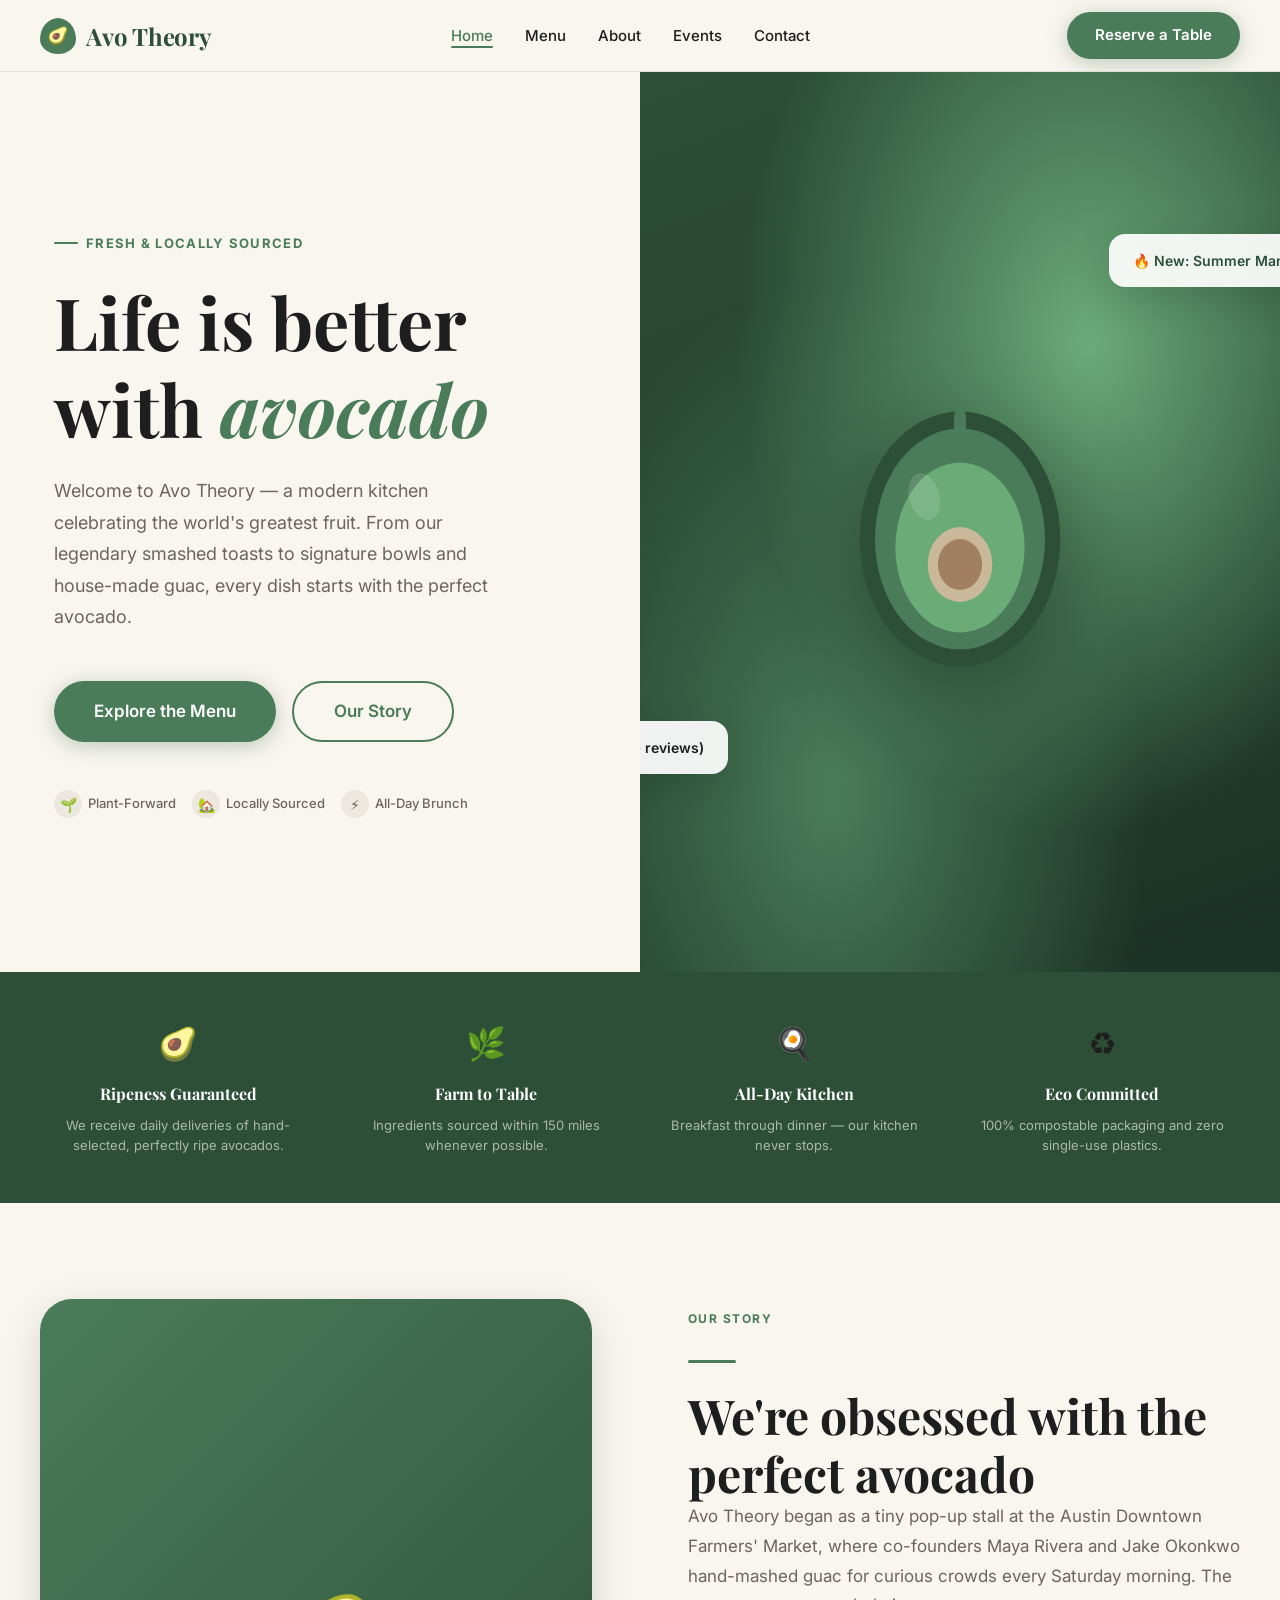
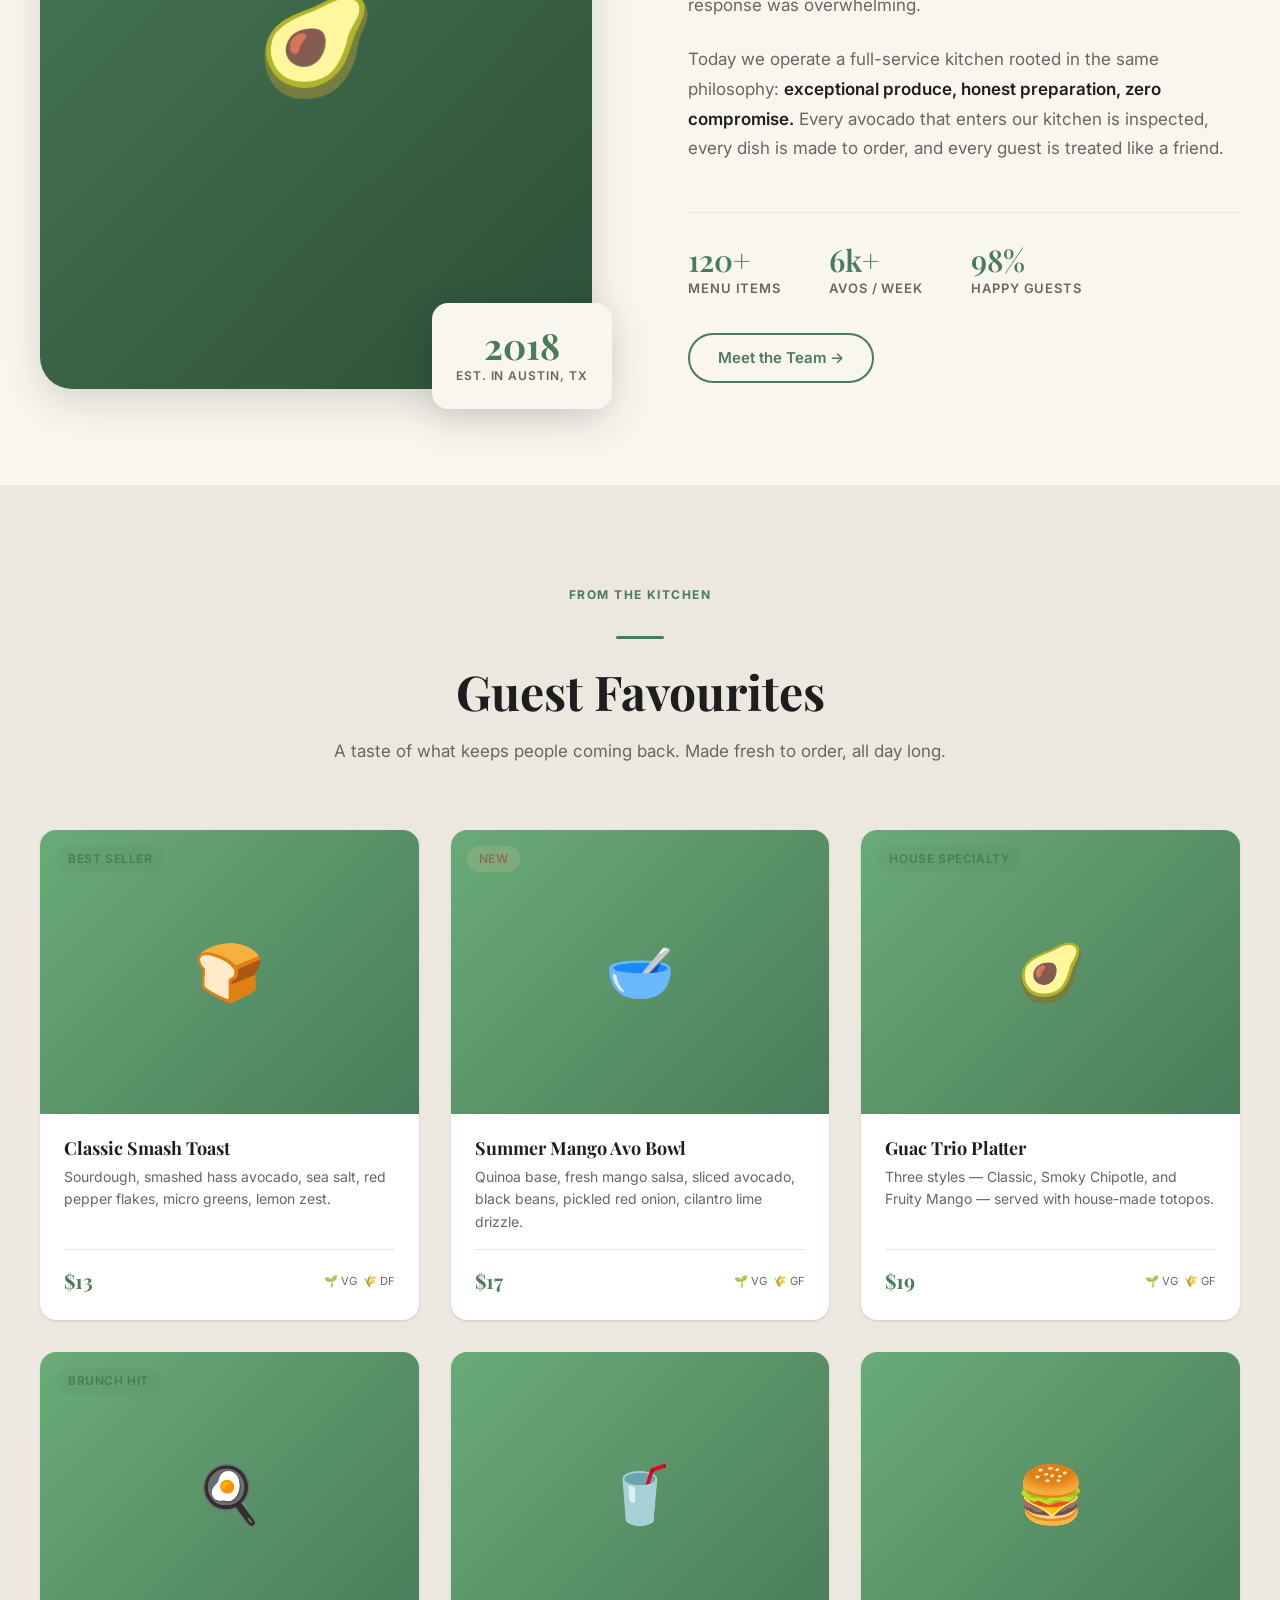
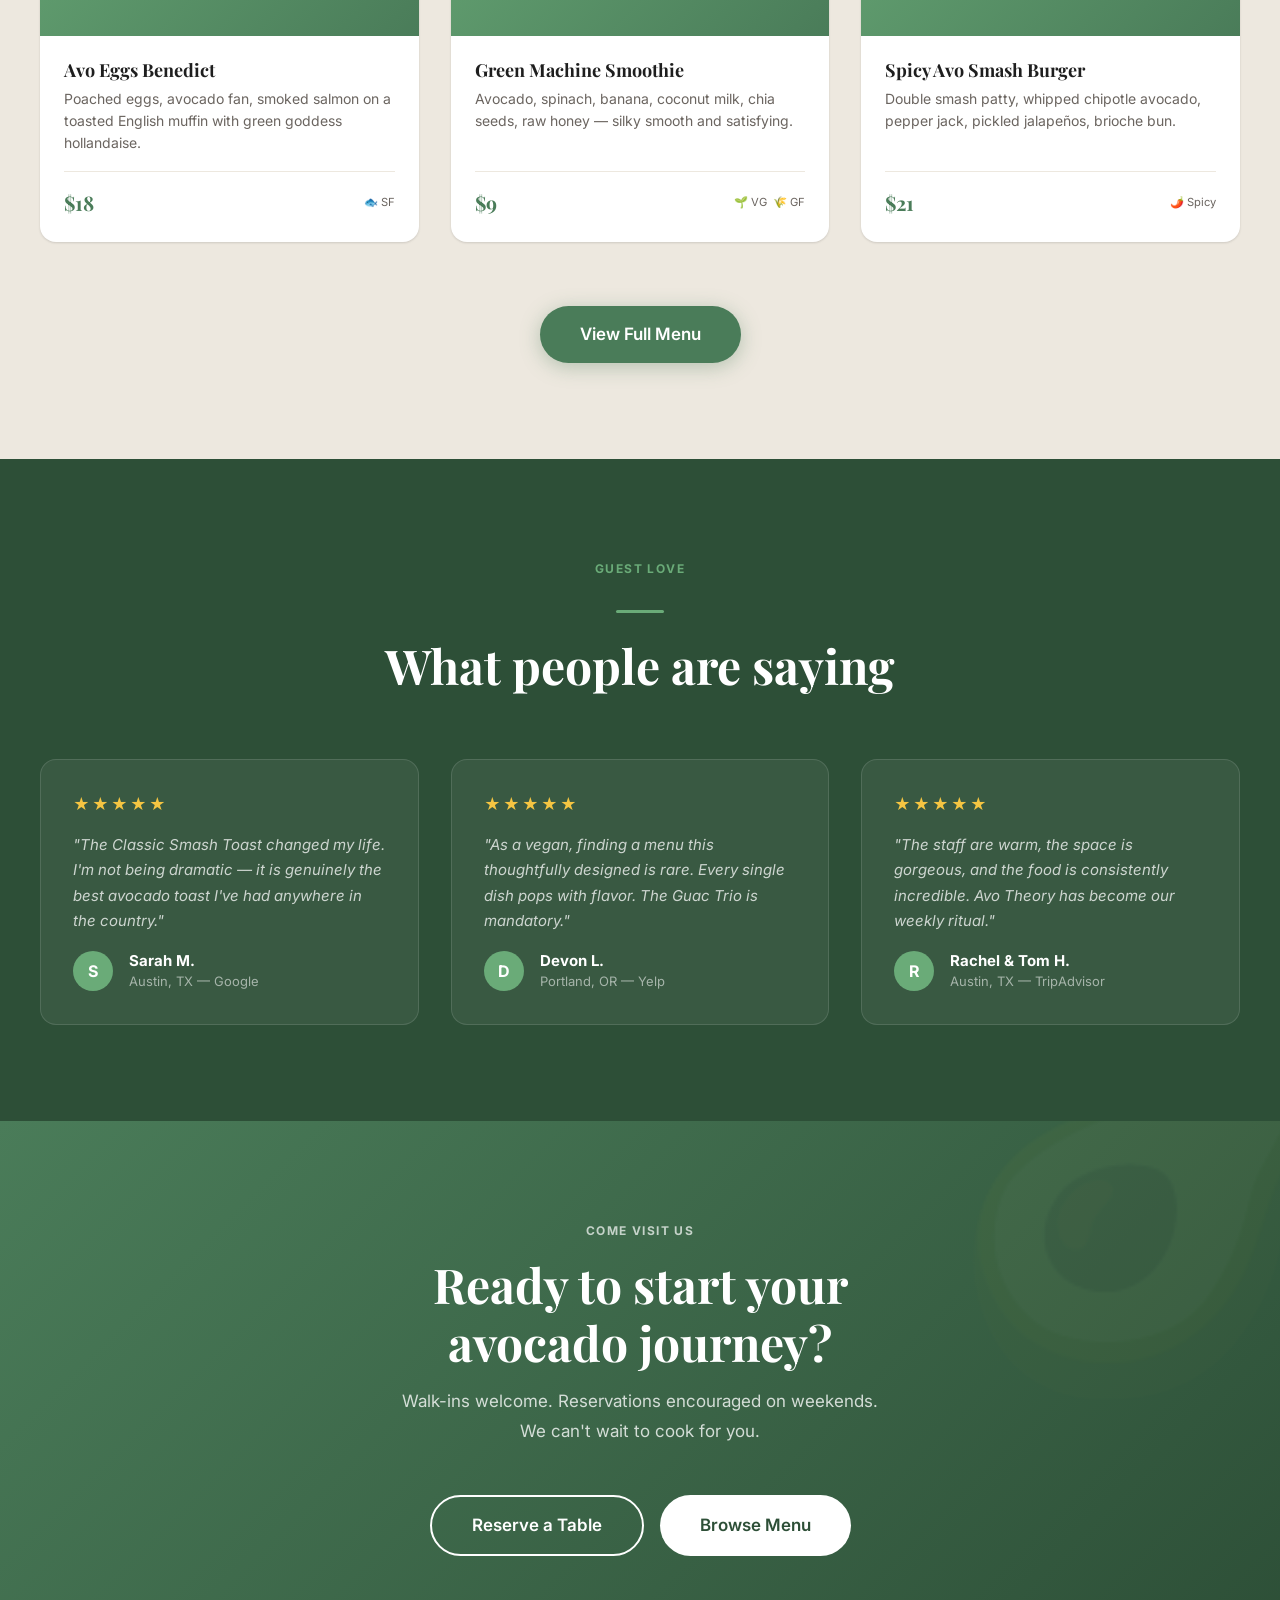
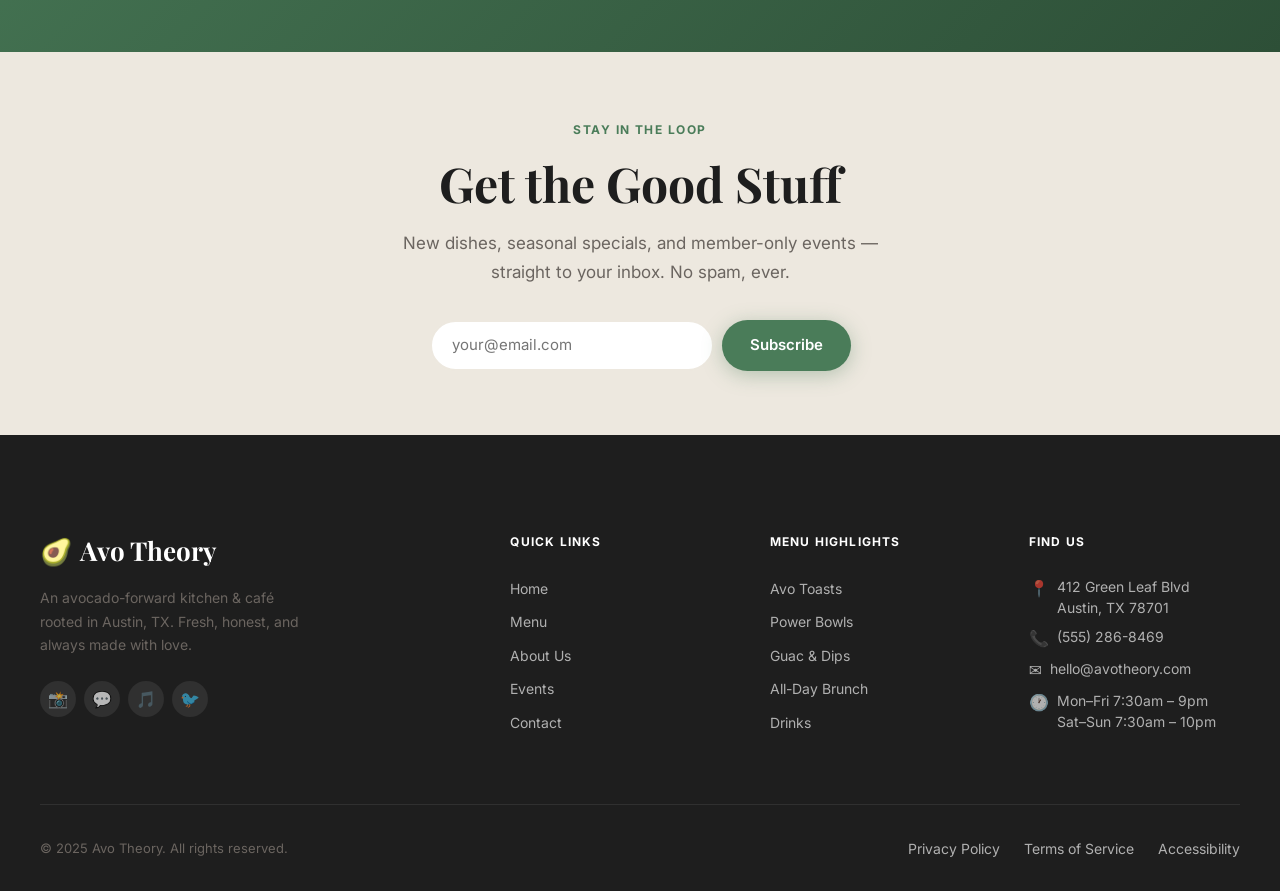
<file: index.html>
<!DOCTYPE html>
<html lang="en">
<head>
  <meta charset="UTF-8" />
  <meta name="viewport" content="width=device-width, initial-scale=1.0" />
  <title>Avo Theory — Avocado-Forward Kitchen & Café</title>
  <meta name="description" content="Avo Theory is a fresh, modern kitchen celebrating all things avocado. House-made guac, toasts, bowls, smoothies, and seasonal specials crafted with locally sourced ingredients." />

  <!-- Open Graph -->
  <meta property="og:type"        content="website" />
  <meta property="og:url"         content="https://avotheory.com/" />
  <meta property="og:title"       content="Avo Theory — Avocado-Forward Kitchen & Café" />
  <meta property="og:description" content="House-made guac, signature toasts, bowls & seasonal specials. All things avocado, done right." />
  <meta property="og:image"       content="https://avotheory.com/images/og-home.jpg" />
  <meta name="twitter:card"       content="summary_large_image" />

  <!-- Fonts -->
  <link rel="preconnect" href="https://fonts.googleapis.com" />
  <link rel="preconnect" href="https://fonts.gstatic.com" crossorigin />
  <link href="https://fonts.googleapis.com/css2?family=Playfair+Display:ital,wght@0,700;1,700&family=Inter:wght@400;500;600;700&display=swap" rel="stylesheet" />

  <!-- Styles -->
  <link rel="stylesheet" href="css/reset.css" />
  <link rel="stylesheet" href="css/styles.css" />

  <!-- JSON-LD Structured Data -->
  <script type="application/ld+json">
  {
    "@context": "https://schema.org",
    "@type": "Restaurant",
    "name": "Avo Theory",
    "description": "Avocado-forward kitchen and café serving fresh, house-made dishes crafted with locally sourced ingredients.",
    "url": "https://avotheory.com",
    "telephone": "+1-555-286-8469",
    "email": "hello@avotheory.com",
    "address": {
      "@type": "PostalAddress",
      "streetAddress": "412 Green Leaf Blvd",
      "addressLocality": "Austin",
      "addressRegion": "TX",
      "postalCode": "78701",
      "addressCountry": "US"
    },
    "geo": {
      "@type": "GeoCoordinates",
      "latitude": 30.267,
      "longitude": -97.743
    },
    "openingHoursSpecification": [
      { "@type": "OpeningHoursSpecification", "dayOfWeek": ["Monday","Tuesday","Wednesday","Thursday"], "opens": "07:30", "closes": "21:00" },
      { "@type": "OpeningHoursSpecification", "dayOfWeek": ["Friday","Saturday"], "opens": "07:30", "closes": "22:00" },
      { "@type": "OpeningHoursSpecification", "dayOfWeek": ["Sunday"], "opens": "08:00", "closes": "20:00" }
    ],
    "servesCuisine": ["American", "Healthy", "Vegetarian-Friendly"],
    "priceRange": "$$",
    "currenciesAccepted": "USD",
    "paymentAccepted": "Cash, Credit Card",
    "hasMenu": "https://avotheory.com/menu.html"
  }
  </script>
</head>
<body>

  <!-- Skip to content -->
  <a class="skip-link" href="#main-content">Skip to main content</a>

  <!-- ===================== HEADER ===================== -->
  <header class="site-header" id="site-header" role="banner">
    <nav class="nav container" aria-label="Main navigation">
      <a href="index.html" class="nav__logo" aria-label="Avo Theory — home">
        <div class="nav__logo-icon" aria-hidden="true">🥑</div>
        Avo Theory
      </a>

      <ul class="nav__links" role="list">
        <li><a href="index.html"   class="nav__link active" aria-current="page">Home</a></li>
        <li><a href="menu.html"    class="nav__link">Menu</a></li>
        <li><a href="about.html"   class="nav__link">About</a></li>
        <li><a href="events.html"  class="nav__link">Events</a></li>
        <li><a href="contact.html" class="nav__link">Contact</a></li>
      </ul>

      <a href="contact.html#reservation" class="btn btn--primary nav__cta" aria-label="Make a reservation">
        Reserve a Table
      </a>

      <button class="nav__hamburger" id="hamburger" aria-controls="mobile-nav" aria-expanded="false" aria-label="Open navigation menu">
        <span></span><span></span><span></span>
      </button>
    </nav>
  </header>

  <!-- Mobile nav -->
  <nav class="nav__mobile" id="mobile-nav" aria-label="Mobile navigation" aria-hidden="true">
    <a href="index.html"   class="nav__link active">Home</a>
    <a href="menu.html"    class="nav__link">Menu</a>
    <a href="about.html"   class="nav__link">About</a>
    <a href="events.html"  class="nav__link">Events</a>
    <a href="contact.html" class="nav__link">Contact</a>
    <a href="contact.html#reservation" class="btn btn--primary btn--large">Reserve a Table</a>
  </nav>

  <!-- ===================== MAIN ===================== -->
  <main id="main-content">

    <!-- ——— HERO ——— -->
    <section class="hero" aria-label="Hero banner">
      <div class="hero__content container" style="padding-left: var(--space-3);">
        <p class="hero__eyebrow">Fresh &amp; Locally Sourced</p>
        <h1 class="hero__title">
          Life is better<br />
          with <em>avocado</em>
        </h1>
        <p class="hero__desc">
          Welcome to Avo Theory — a modern kitchen celebrating the world's greatest fruit. 
          From our legendary smashed toasts to signature bowls and house-made guac, 
          every dish starts with the perfect avocado.
        </p>
        <div class="hero__actions">
          <a href="menu.html" class="btn btn--primary btn--large">Explore the Menu</a>
          <a href="about.html" class="btn btn--outline btn--large">Our Story</a>
        </div>
        <div class="hero__badges">
          <div class="hero__badge">
            <span class="hero__badge-icon" aria-hidden="true">🌱</span>
            Plant-Forward
          </div>
          <div class="hero__badge">
            <span class="hero__badge-icon" aria-hidden="true">🏡</span>
            Locally Sourced
          </div>
          <div class="hero__badge">
            <span class="hero__badge-icon" aria-hidden="true">⚡</span>
            All-Day Brunch
          </div>
        </div>
      </div>

      <div class="hero__visual" aria-hidden="true">
        <div class="hero__visual-placeholder">
          <!-- Decorative SVG avocado illustration -->
          <svg viewBox="0 0 300 400" width="260" height="340" aria-hidden="true" style="filter: drop-shadow(0 24px 48px rgba(0,0,0,.4));">
            <!-- Avo body -->
            <ellipse cx="150" cy="220" rx="118" ry="150" fill="#2d4f37"/>
            <ellipse cx="150" cy="220" rx="100" ry="130" fill="#4a7c59"/>
            <ellipse cx="150" cy="230" rx="76" ry="100" fill="#6aab78"/>
            <!-- Pit -->
            <ellipse cx="150" cy="250" rx="38" ry="44" fill="#c9b99a"/>
            <ellipse cx="150" cy="250" rx="26" ry="30" fill="#a08060"/>
            <!-- Stem -->
            <rect x="143" y="68" width="14" height="40" rx="7" fill="#4a7c59"/>
            <!-- Highlight -->
            <ellipse cx="108" cy="170" rx="18" ry="28" fill="rgba(255,255,255,.12)" transform="rotate(-15 108 170)"/>
          </svg>
        </div>

        <!-- Floating cards -->
        <div class="hero__float-card hero__float-card--rating">
          <span>⭐⭐⭐⭐⭐</span>&nbsp;<strong>4.9</strong>&nbsp;(2k+ reviews)
        </div>
        <div class="hero__float-card hero__float-card--new">
          🔥 New: Summer Mango Avo Bowl
        </div>
      </div>
    </section>

    <!-- ——— FEATURES STRIP ——— -->
    <section class="features-strip" aria-label="Why Avo Theory">
      <div class="container">
        <ul class="features-strip__grid" role="list">
          <li class="feature-item">
            <span class="feature-item__icon" aria-hidden="true">🥑</span>
            <p class="feature-item__title">Ripeness Guaranteed</p>
            <p class="feature-item__desc">We receive daily deliveries of hand-selected, perfectly ripe avocados.</p>
          </li>
          <li class="feature-item">
            <span class="feature-item__icon" aria-hidden="true">🌿</span>
            <p class="feature-item__title">Farm to Table</p>
            <p class="feature-item__desc">Ingredients sourced within 150 miles whenever possible.</p>
          </li>
          <li class="feature-item">
            <span class="feature-item__icon" aria-hidden="true">🍳</span>
            <p class="feature-item__title">All-Day Kitchen</p>
            <p class="feature-item__desc">Breakfast through dinner — our kitchen never stops.</p>
          </li>
          <li class="feature-item">
            <span class="feature-item__icon" aria-hidden="true">♻️</span>
            <p class="feature-item__title">Eco Committed</p>
            <p class="feature-item__desc">100% compostable packaging and zero single-use plastics.</p>
          </li>
        </ul>
      </div>
    </section>

    <!-- ——— ABOUT PREVIEW ——— -->
    <section class="section" aria-labelledby="about-heading">
      <div class="container">
        <div class="about-preview">
          <div class="about-preview__visual">
            <div class="about-preview__img-wrap" role="img" aria-label="The Avo Theory kitchen">
              🥑
            </div>
            <div class="about-preview__badge">
              <div class="about-preview__badge-num">2018</div>
              <div class="about-preview__badge-label">Est. in Austin, TX</div>
            </div>
          </div>

          <div class="about-preview__content">
            <span class="section-label">Our Story</span>
            <div class="divider"></div>
            <h2 id="about-heading">We're obsessed with the perfect avocado</h2>
            <p>
              Avo Theory began as a tiny pop-up stall at the Austin Downtown Farmers' Market, 
              where co-founders Maya Rivera and Jake Okonkwo hand-mashed guac for curious 
              crowds every Saturday morning. The response was overwhelming.
            </p>
            <p>
              Today we operate a full-service kitchen rooted in the same philosophy: 
              <strong>exceptional produce, honest preparation, zero compromise.</strong> 
              Every avocado that enters our kitchen is inspected, every dish is made to order, 
              and every guest is treated like a friend.
            </p>

            <div class="about-preview__stats" aria-label="Key facts">
              <div class="stat">
                <strong>120+</strong>
                <span>Menu Items</span>
              </div>
              <div class="stat">
                <strong>6k+</strong>
                <span>Avos / Week</span>
              </div>
              <div class="stat">
                <strong>98%</strong>
                <span>Happy Guests</span>
              </div>
            </div>

            <a href="about.html" class="btn btn--outline">Meet the Team →</a>
          </div>
        </div>
      </div>
    </section>

    <!-- ——— FEATURED MENU ——— -->
    <section class="section section--alt" aria-labelledby="menu-heading">
      <div class="container">
        <div class="section-header">
          <span class="section-label">From the Kitchen</span>
          <div class="divider divider--center"></div>
          <h2 id="menu-heading">Guest Favourites</h2>
          <p>A taste of what keeps people coming back. Made fresh to order, all day long.</p>
        </div>

        <ul class="menu-preview__grid" role="list">
          <!-- Card 1 -->
          <li class="menu-card" role="article">
            <div class="menu-card__img" aria-label="Classic Smash Toast">
              🍞
              <span class="menu-card__tag tag tag--green">Best Seller</span>
            </div>
            <div class="menu-card__body">
              <h3 class="menu-card__title">Classic Smash Toast</h3>
              <p class="menu-card__desc">Sourdough, smashed hass avocado, sea salt, red pepper flakes, micro greens, lemon zest.</p>
              <div class="menu-card__footer">
                <span class="menu-card__price">$13</span>
                <div class="menu-card__dietary" aria-label="Dietary info">🌱 VG &nbsp;🌾 DF</div>
              </div>
            </div>
          </li>

          <!-- Card 2 -->
          <li class="menu-card" role="article">
            <div class="menu-card__img" aria-label="Avo Power Bowl">
              🥣
              <span class="menu-card__tag tag tag--sand">New</span>
            </div>
            <div class="menu-card__body">
              <h3 class="menu-card__title">Summer Mango Avo Bowl</h3>
              <p class="menu-card__desc">Quinoa base, fresh mango salsa, sliced avocado, black beans, pickled red onion, cilantro lime drizzle.</p>
              <div class="menu-card__footer">
                <span class="menu-card__price">$17</span>
                <div class="menu-card__dietary" aria-label="Dietary info">🌱 VG &nbsp;🌾 GF</div>
              </div>
            </div>
          </li>

          <!-- Card 3 -->
          <li class="menu-card" role="article">
            <div class="menu-card__img" aria-label="Guac Trio">
              🥑
              <span class="menu-card__tag tag tag--green">House Specialty</span>
            </div>
            <div class="menu-card__body">
              <h3 class="menu-card__title">Guac Trio Platter</h3>
              <p class="menu-card__desc">Three styles — Classic, Smoky Chipotle, and Fruity Mango — served with house-made totopos.</p>
              <div class="menu-card__footer">
                <span class="menu-card__price">$19</span>
                <div class="menu-card__dietary" aria-label="Dietary info">🌱 VG &nbsp;🌾 GF</div>
              </div>
            </div>
          </li>

          <!-- Card 4 -->
          <li class="menu-card" role="article">
            <div class="menu-card__img" aria-label="Avo Eggs Benedict">
              🍳
              <span class="menu-card__tag tag tag--green">Brunch Hit</span>
            </div>
            <div class="menu-card__body">
              <h3 class="menu-card__title">Avo Eggs Benedict</h3>
              <p class="menu-card__desc">Poached eggs, avocado fan, smoked salmon on a toasted English muffin with green goddess hollandaise.</p>
              <div class="menu-card__footer">
                <span class="menu-card__price">$18</span>
                <div class="menu-card__dietary" aria-label="Dietary info">🐟 SF</div>
              </div>
            </div>
          </li>

          <!-- Card 5 -->
          <li class="menu-card" role="article">
            <div class="menu-card__img" aria-label="Green Machine Smoothie">
              🥤
            </div>
            <div class="menu-card__body">
              <h3 class="menu-card__title">Green Machine Smoothie</h3>
              <p class="menu-card__desc">Avocado, spinach, banana, coconut milk, chia seeds, raw honey — silky smooth and satisfying.</p>
              <div class="menu-card__footer">
                <span class="menu-card__price">$9</span>
                <div class="menu-card__dietary" aria-label="Dietary info">🌱 VG &nbsp;🌾 GF</div>
              </div>
            </div>
          </li>

          <!-- Card 6 -->
          <li class="menu-card" role="article">
            <div class="menu-card__img" aria-label="Spicy Avo Burger">
              🍔
            </div>
            <div class="menu-card__body">
              <h3 class="menu-card__title">Spicy Avo Smash Burger</h3>
              <p class="menu-card__desc">Double smash patty, whipped chipotle avocado, pepper jack, pickled jalapeños, brioche bun.</p>
              <div class="menu-card__footer">
                <span class="menu-card__price">$21</span>
                <div class="menu-card__dietary" aria-label="Dietary info">🌶️ Spicy</div>
              </div>
            </div>
          </li>
        </ul>

        <div style="text-align:center; margin-top: var(--space-6);">
          <a href="menu.html" class="btn btn--primary btn--large">View Full Menu</a>
        </div>
      </div>
    </section>

    <!-- ——— TESTIMONIALS ——— -->
    <section class="section section--dark" aria-labelledby="testimonials-heading">
      <div class="container">
        <div class="section-header">
          <span class="section-label">Guest Love</span>
          <div class="divider divider--center" style="background:var(--color-avocado-light);"></div>
          <h2 id="testimonials-heading">What people are saying</h2>
        </div>

        <ul class="testimonials__grid" role="list">
          <li class="testimonial-card" role="article">
            <div class="testimonial-card__stars" aria-label="5 out of 5 stars">★★★★★</div>
            <p class="testimonial-card__text">
              "The Classic Smash Toast changed my life. I'm not being dramatic — it is 
              genuinely the best avocado toast I've had anywhere in the country."
            </p>
            <div class="testimonial-card__author">
              <div class="testimonial-card__avatar" aria-hidden="true">S</div>
              <div>
                <div class="testimonial-card__name">Sarah M.</div>
                <div class="testimonial-card__location">Austin, TX — Google</div>
              </div>
            </div>
          </li>

          <li class="testimonial-card" role="article">
            <div class="testimonial-card__stars" aria-label="5 out of 5 stars">★★★★★</div>
            <p class="testimonial-card__text">
              "As a vegan, finding a menu this thoughtfully designed is rare. 
              Every single dish pops with flavor. The Guac Trio is mandatory."
            </p>
            <div class="testimonial-card__author">
              <div class="testimonial-card__avatar" aria-hidden="true">D</div>
              <div>
                <div class="testimonial-card__name">Devon L.</div>
                <div class="testimonial-card__location">Portland, OR — Yelp</div>
              </div>
            </div>
          </li>

          <li class="testimonial-card" role="article">
            <div class="testimonial-card__stars" aria-label="5 out of 5 stars">★★★★★</div>
            <p class="testimonial-card__text">
              "The staff are warm, the space is gorgeous, and the food is 
              consistently incredible. Avo Theory has become our weekly ritual."
            </p>
            <div class="testimonial-card__author">
              <div class="testimonial-card__avatar" aria-hidden="true">R</div>
              <div>
                <div class="testimonial-card__name">Rachel &amp; Tom H.</div>
                <div class="testimonial-card__location">Austin, TX — TripAdvisor</div>
              </div>
            </div>
          </li>
        </ul>
      </div>
    </section>

    <!-- ——— CTA BANNER ——— -->
    <section class="cta-banner" aria-labelledby="cta-heading">
      <div class="container" style="position:relative; z-index:1;">
        <span class="section-label" style="color:rgba(255,255,255,.7);">Come visit us</span>
        <h2 id="cta-heading">Ready to start your<br />avocado journey?</h2>
        <p>Walk-ins welcome. Reservations encouraged on weekends.<br />We can't wait to cook for you.</p>
        <div class="btn-group">
          <a href="contact.html#reservation" class="btn btn--outline-white btn--large">Reserve a Table</a>
          <a href="menu.html" class="btn btn--large" style="background:var(--color-white); color:var(--color-avocado-dark);">Browse Menu</a>
        </div>
      </div>
    </section>

    <!-- ——— NEWSLETTER ——— -->
    <section class="newsletter" aria-labelledby="newsletter-heading">
      <div class="container">
        <span class="section-label">Stay in the loop</span>
        <h2 id="newsletter-heading">Get the Good Stuff</h2>
        <p>New dishes, seasonal specials, and member-only events — straight to your inbox. No spam, ever.</p>
        <form class="newsletter-form" action="#" method="post" novalidate aria-label="Newsletter signup">
          <label for="nl-email" class="visually-hidden">Email address</label>
          <input type="email" id="nl-email" name="email" placeholder="your@email.com" autocomplete="email" required />
          <button type="submit" class="btn btn--primary">Subscribe</button>
        </form>
      </div>
    </section>

  </main>

  <!-- ===================== FOOTER ===================== -->
  <footer class="site-footer" role="contentinfo">
    <div class="container">
      <div class="footer__grid">
        <!-- Brand -->
        <div>
          <div class="footer__brand-logo">
            <span aria-hidden="true">🥑</span> Avo Theory
          </div>
          <p class="footer__brand-desc">
            An avocado-forward kitchen &amp; café rooted in Austin, TX. 
            Fresh, honest, and always made with love.
          </p>
          <div class="footer__social" aria-label="Social media links">
            <a href="#" class="footer__social-link" aria-label="Instagram">📸</a>
            <a href="#" class="footer__social-link" aria-label="Facebook">💬</a>
            <a href="#" class="footer__social-link" aria-label="TikTok">🎵</a>
            <a href="#" class="footer__social-link" aria-label="Twitter / X">🐦</a>
          </div>
        </div>

        <!-- Quick Links -->
        <nav aria-label="Footer navigation — Quick links">
          <p class="footer__col-title">Quick Links</p>
          <ul class="footer__links" role="list">
            <li><a href="index.html"   class="footer__link">Home</a></li>
            <li><a href="menu.html"    class="footer__link">Menu</a></li>
            <li><a href="about.html"   class="footer__link">About Us</a></li>
            <li><a href="events.html"  class="footer__link">Events</a></li>
            <li><a href="contact.html" class="footer__link">Contact</a></li>
          </ul>
        </nav>

        <!-- Menu Highlights -->
        <nav aria-label="Footer navigation — Menu highlights">
          <p class="footer__col-title">Menu Highlights</p>
          <ul class="footer__links" role="list">
            <li><a href="menu.html#toasts"     class="footer__link">Avo Toasts</a></li>
            <li><a href="menu.html#bowls"      class="footer__link">Power Bowls</a></li>
            <li><a href="menu.html#guac"       class="footer__link">Guac &amp; Dips</a></li>
            <li><a href="menu.html#brunch"     class="footer__link">All-Day Brunch</a></li>
            <li><a href="menu.html#drinks"     class="footer__link">Drinks</a></li>
          </ul>
        </nav>

        <!-- Contact -->
        <div>
          <p class="footer__col-title">Find Us</p>
          <div class="footer__contact-item">
            <span class="footer__contact-icon" aria-hidden="true">📍</span>
            <address style="font-style:normal;">
              412 Green Leaf Blvd<br />
              Austin, TX 78701
            </address>
          </div>
          <div class="footer__contact-item">
            <span class="footer__contact-icon" aria-hidden="true">📞</span>
            <a href="tel:+15552868469" class="footer__link">(555) 286-8469</a>
          </div>
          <div class="footer__contact-item">
            <span class="footer__contact-icon" aria-hidden="true">✉️</span>
            <a href="mailto:hello@avotheory.com" class="footer__link">hello@avotheory.com</a>
          </div>
          <div class="footer__contact-item">
            <span class="footer__contact-icon" aria-hidden="true">🕐</span>
            <span>Mon–Fri 7:30am – 9pm<br />Sat–Sun 7:30am – 10pm</span>
          </div>
        </div>
      </div>

      <div class="footer__bottom">
        <p>© 2025 Avo Theory. All rights reserved.</p>
        <div style="display:flex; gap:var(--space-3);">
          <a href="#" class="footer__link">Privacy Policy</a>
          <a href="#" class="footer__link">Terms of Service</a>
          <a href="#" class="footer__link">Accessibility</a>
        </div>
      </div>
    </div>
  </footer>

  <!-- ===================== SCRIPTS ===================== -->
  <script>
    // Sticky header shadow on scroll
    const header = document.getElementById('site-header');
    window.addEventListener('scroll', () => {
      header.classList.toggle('scrolled', window.scrollY > 10);
    }, { passive: true });

    // Mobile hamburger toggle
    const hamburger  = document.getElementById('hamburger');
    const mobileNav  = document.getElementById('mobile-nav');
    hamburger.addEventListener('click', () => {
      const isOpen = hamburger.getAttribute('aria-expanded') === 'true';
      hamburger.setAttribute('aria-expanded', String(!isOpen));
      mobileNav.classList.toggle('open', !isOpen);
      mobileNav.setAttribute('aria-hidden', String(isOpen));
      document.body.style.overflow = isOpen ? '' : 'hidden';
    });

    // Close mobile nav on link click
    mobileNav.querySelectorAll('a').forEach(link => {
      link.addEventListener('click', () => {
        hamburger.setAttribute('aria-expanded', 'false');
        mobileNav.classList.remove('open');
        mobileNav.setAttribute('aria-hidden', 'true');
        document.body.style.overflow = '';
      });
    });
  </script>
</body>
</html>
</file>
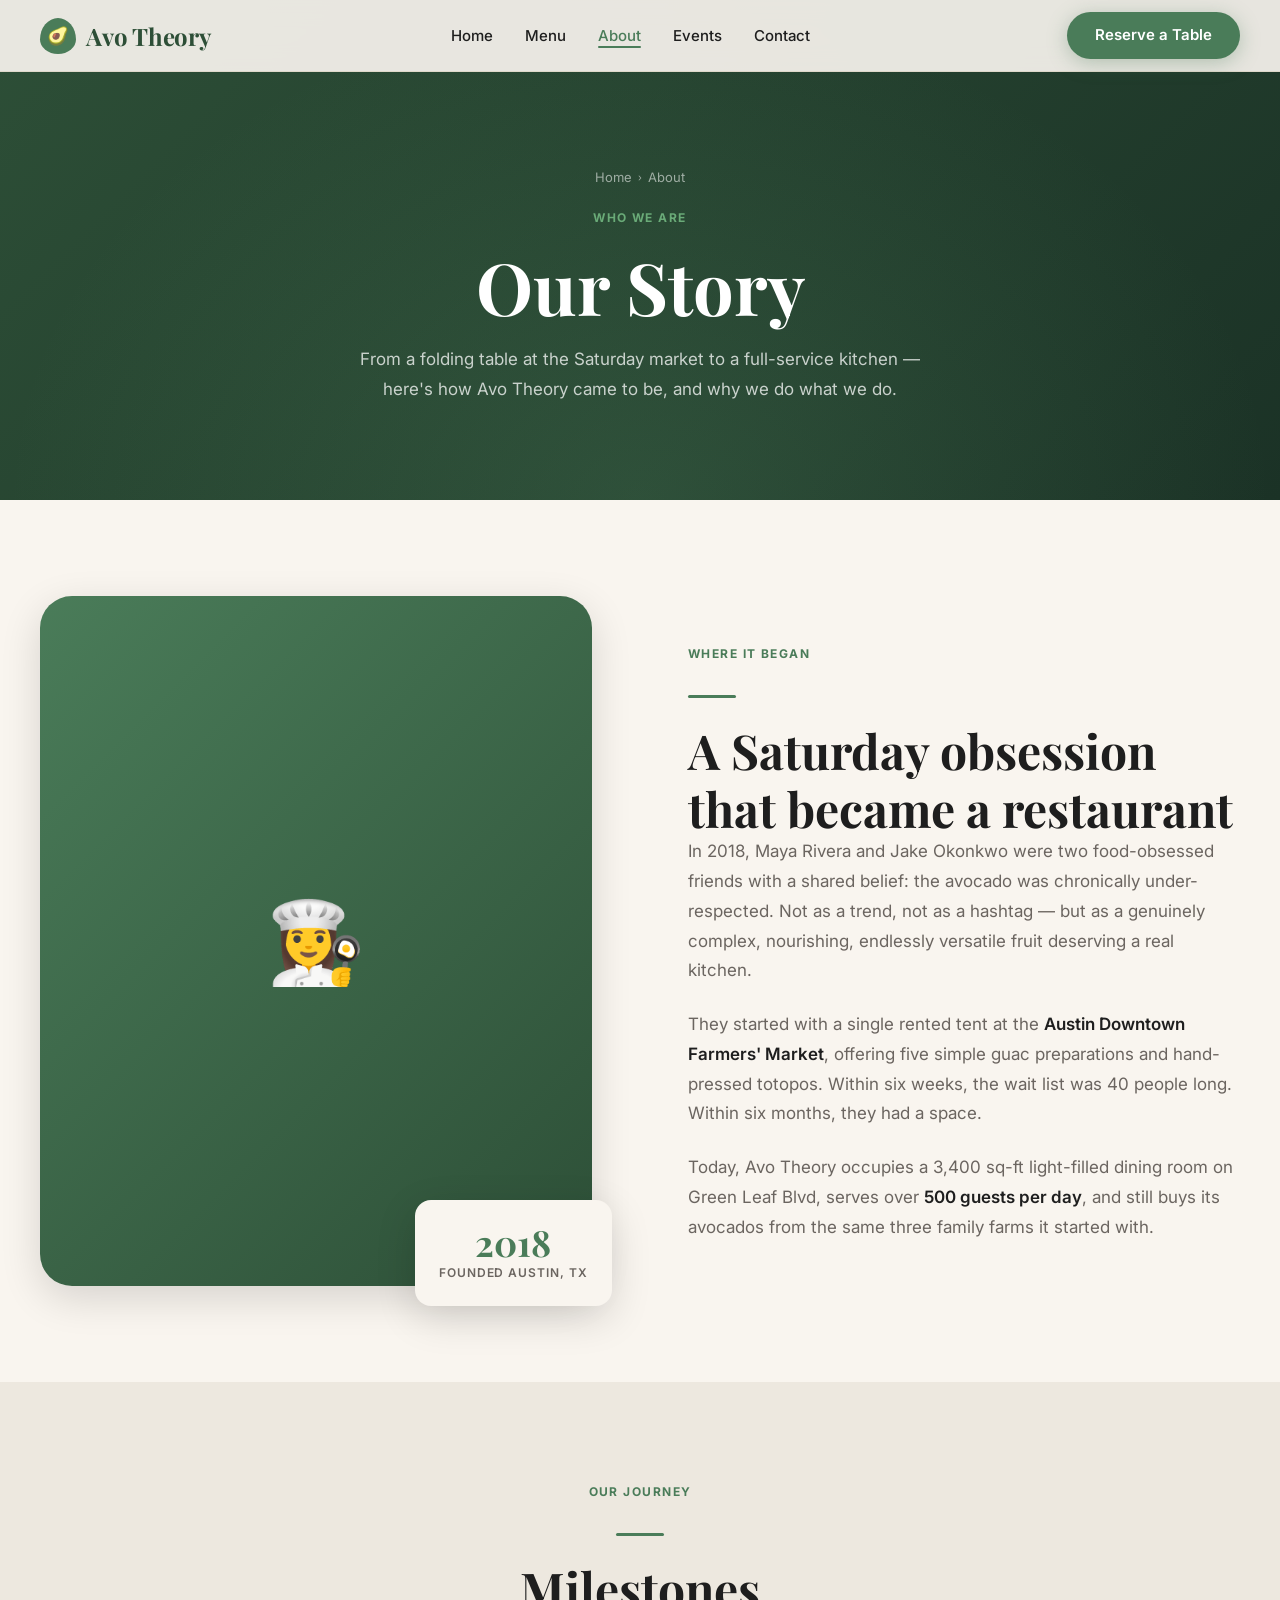
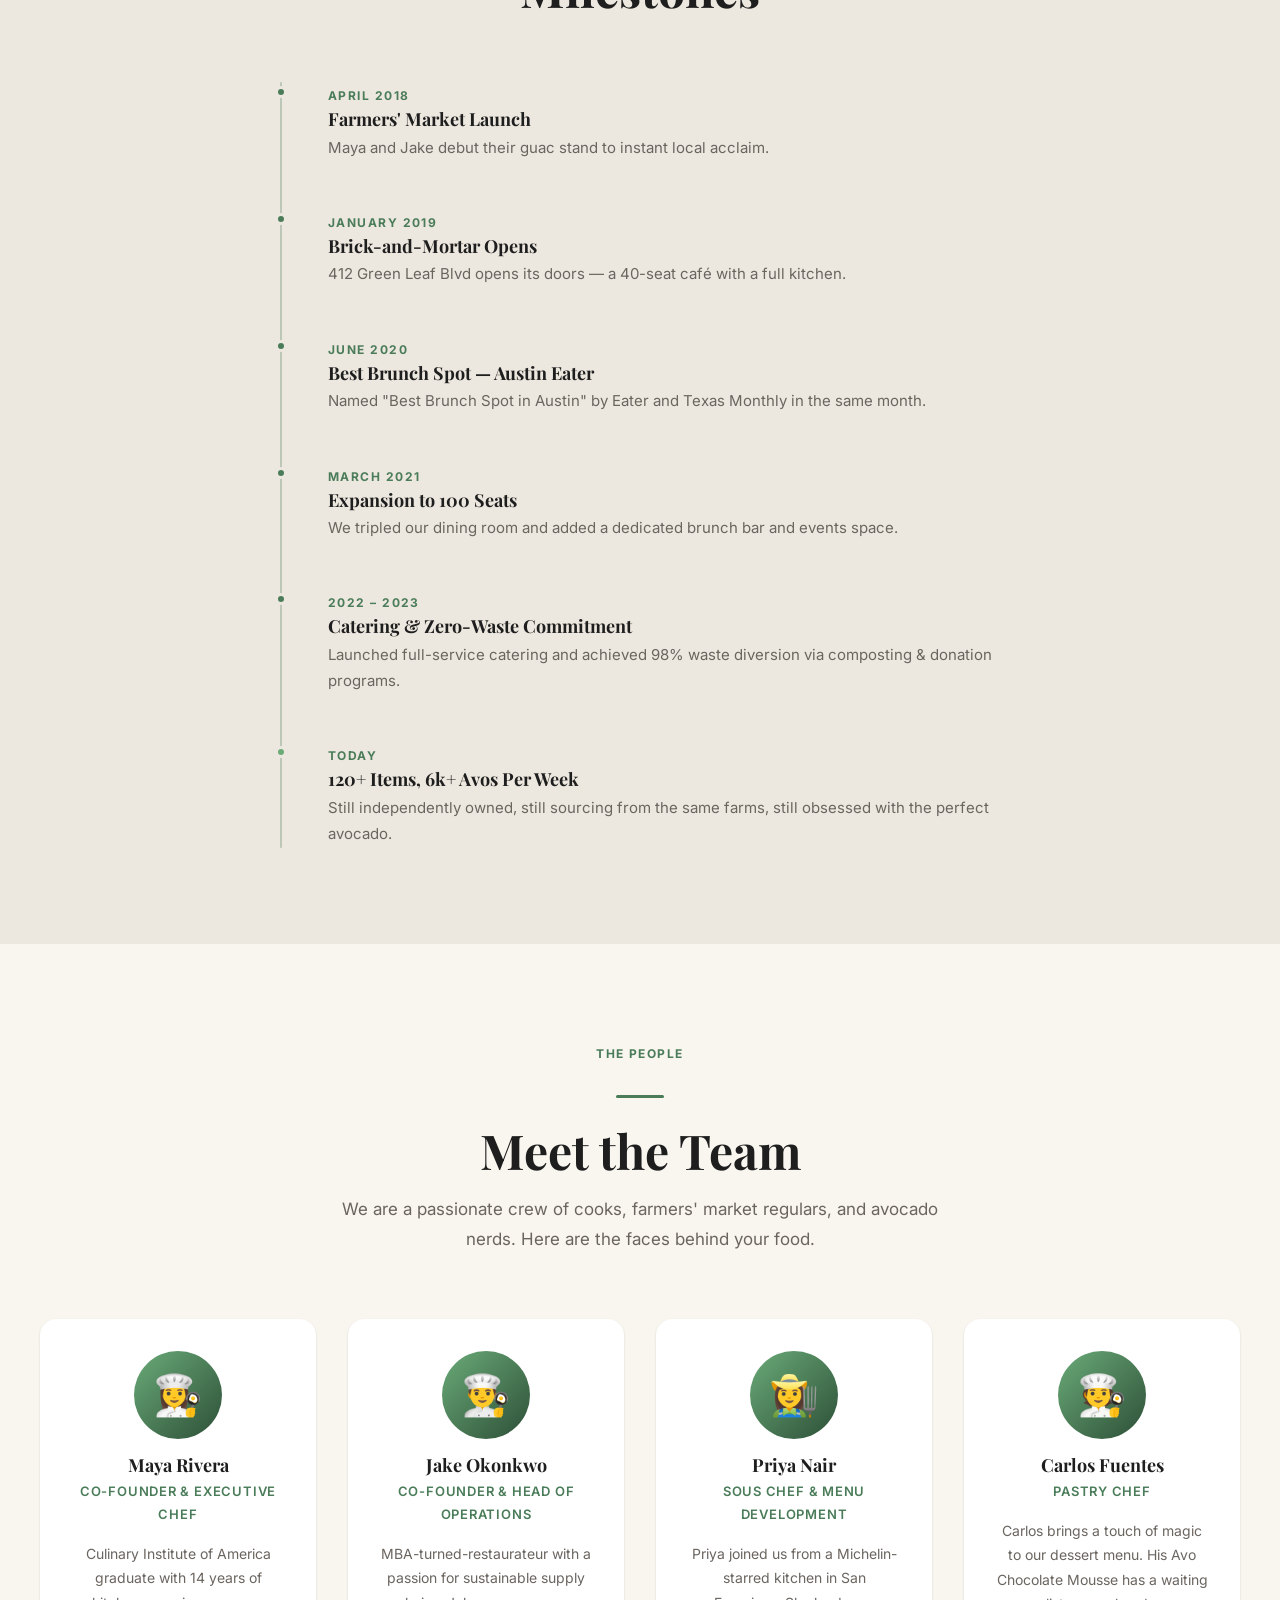
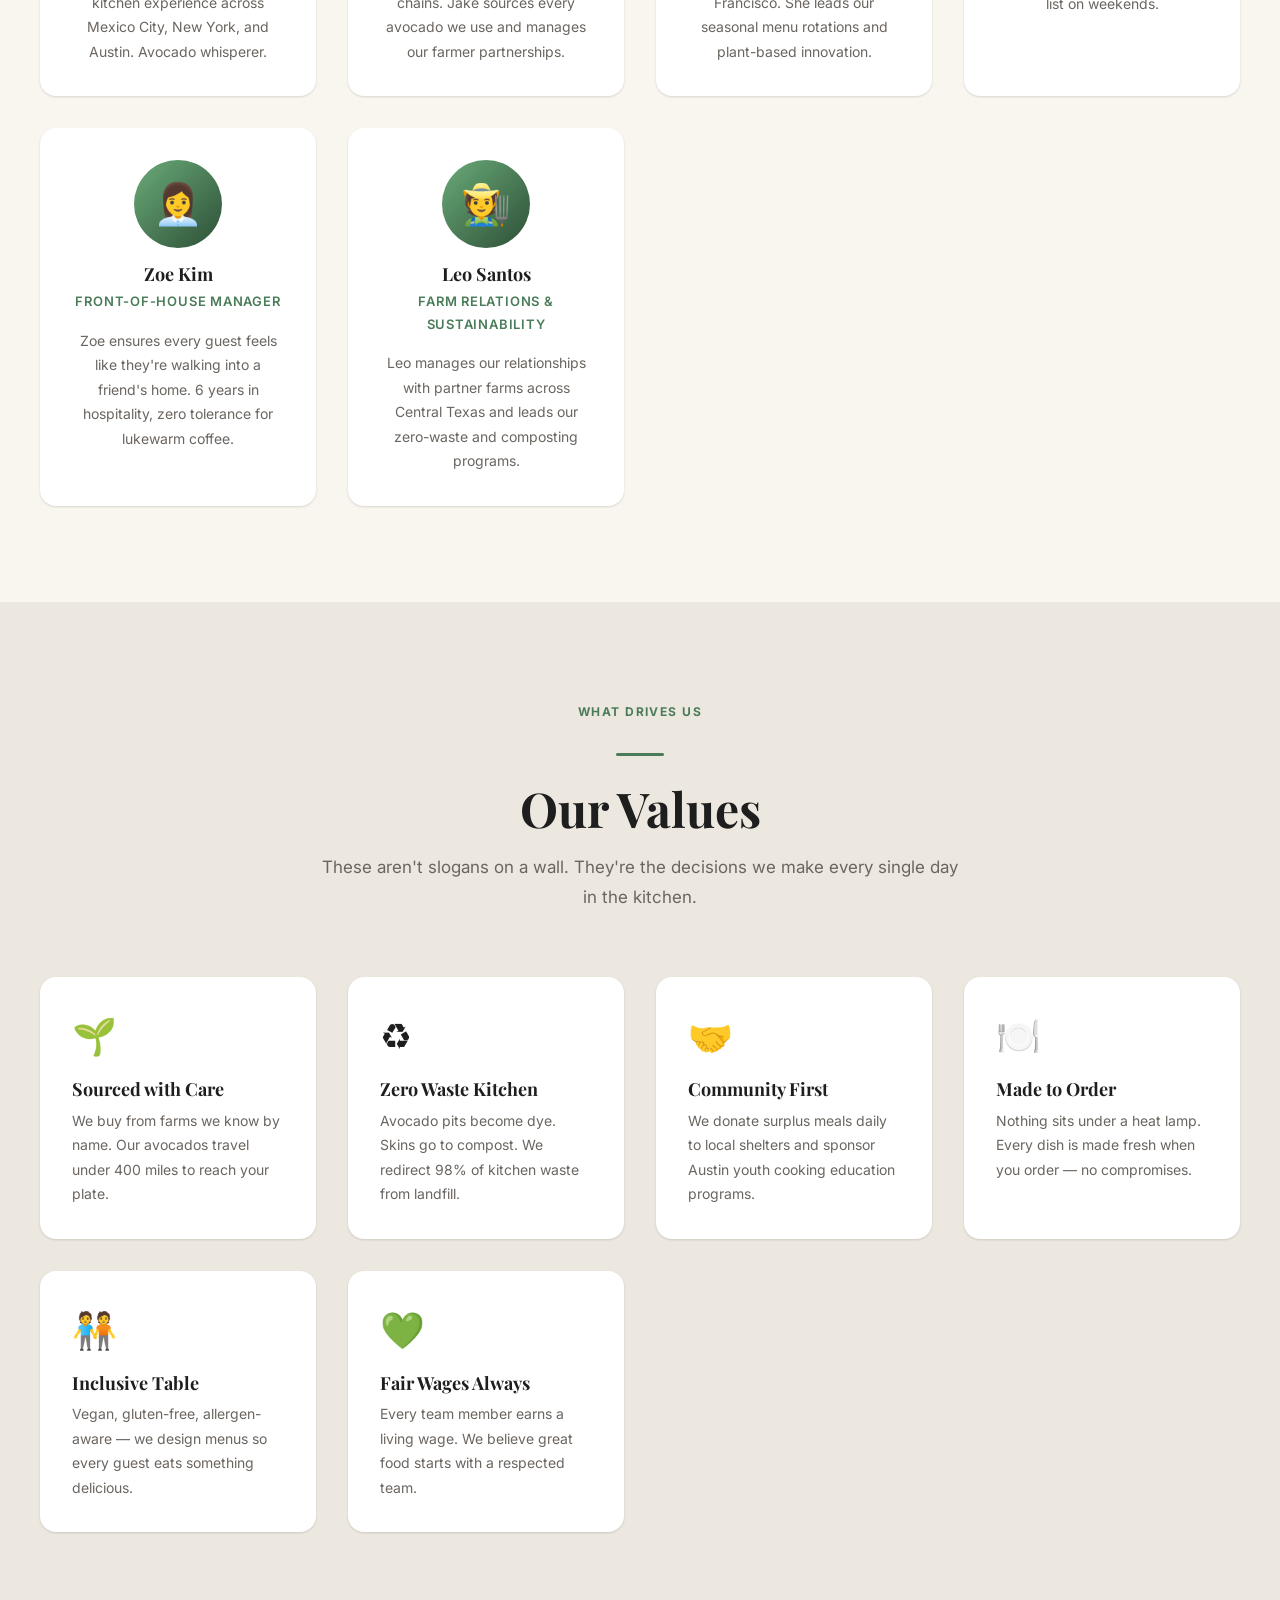
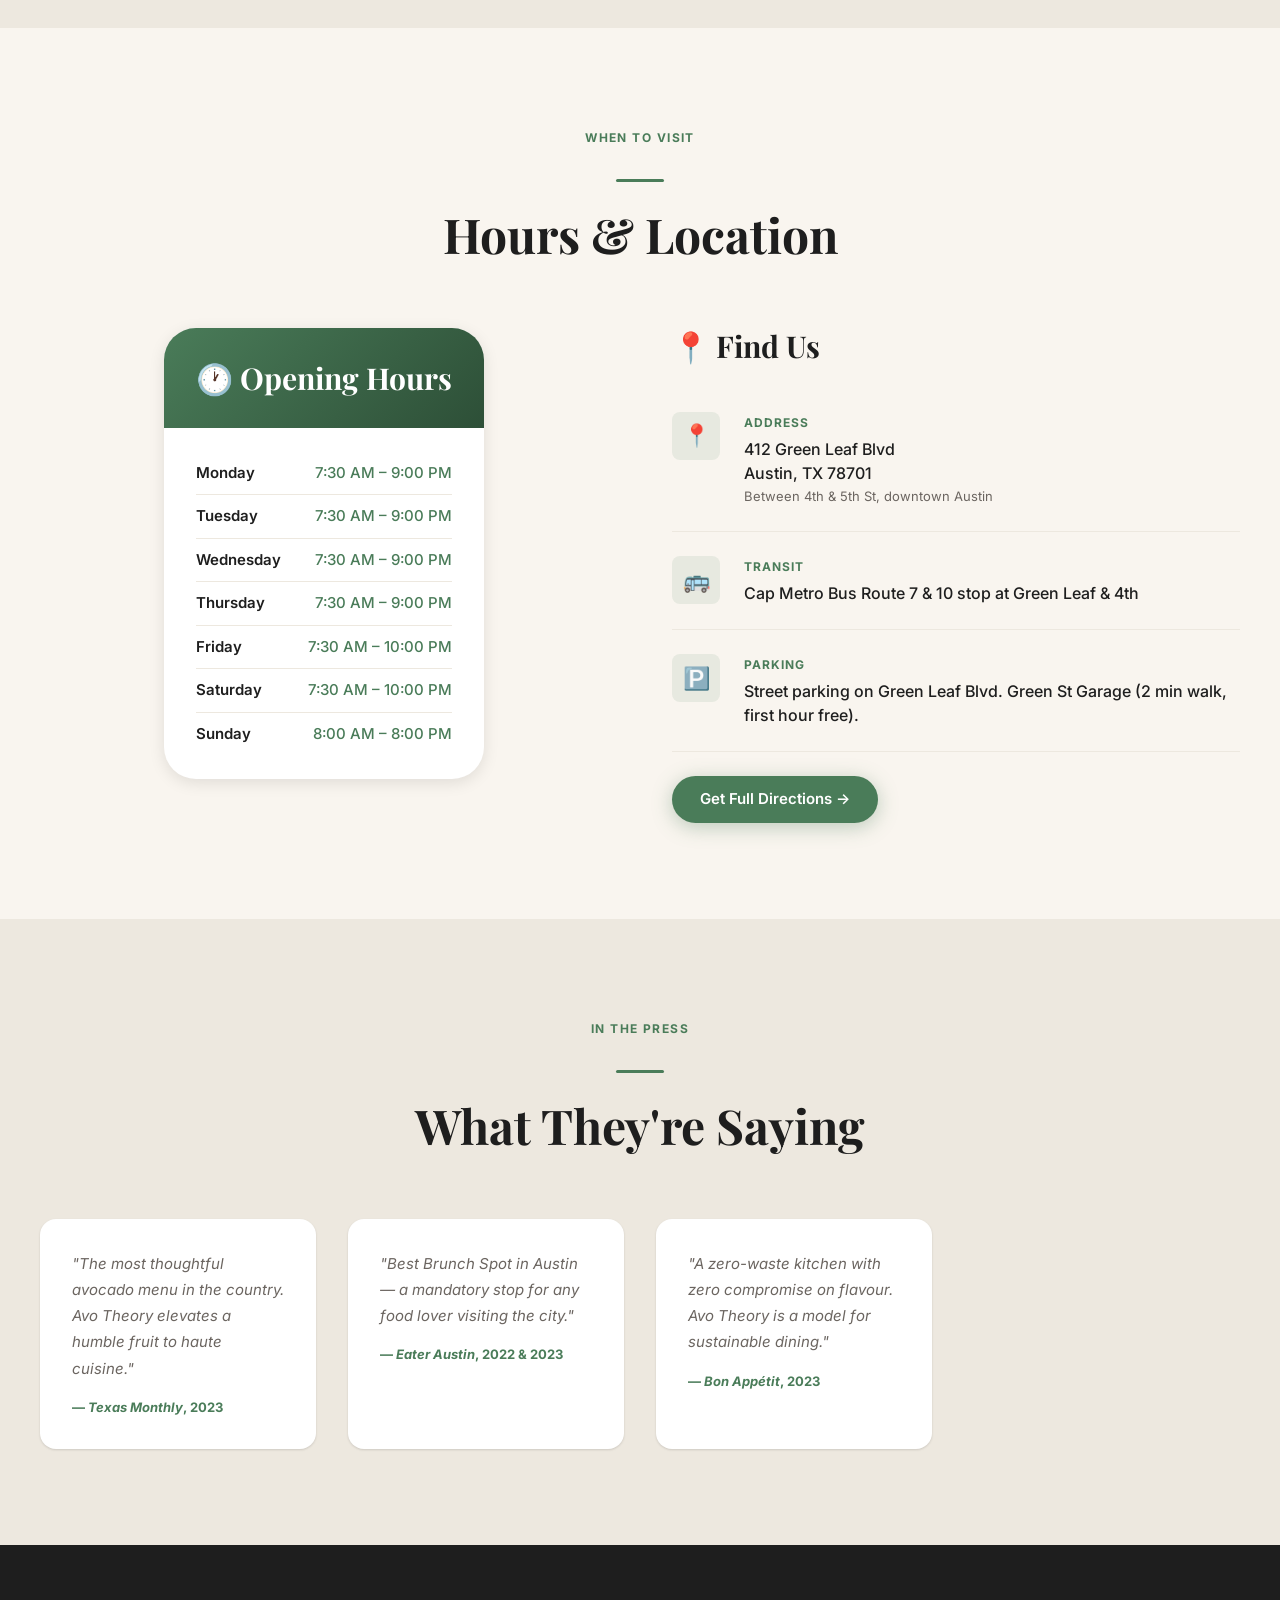
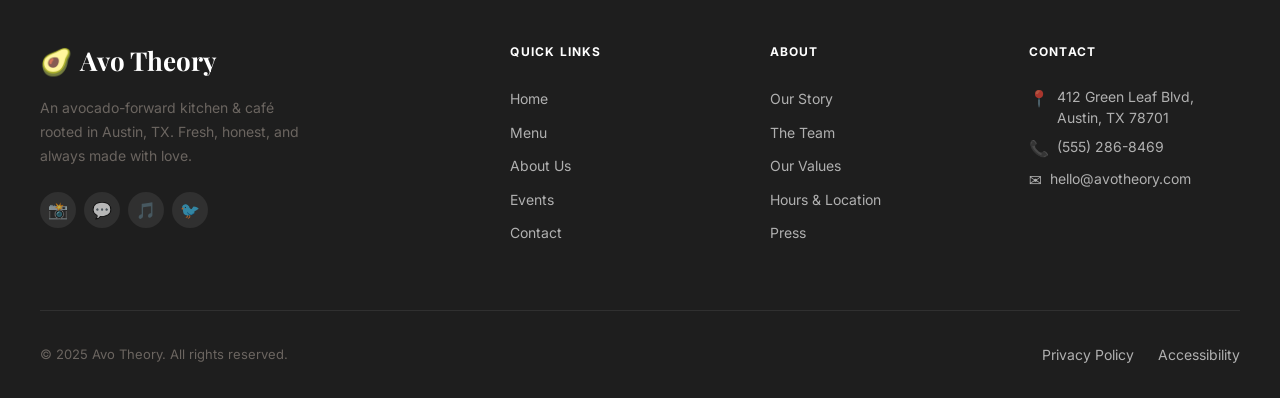
<file: about.html>
<!DOCTYPE html>
<html lang="en">
<head>
  <meta charset="UTF-8" />
  <meta name="viewport" content="width=device-width, initial-scale=1.0" />
  <title>About Us — Avo Theory | Our Story, Team & Values</title>
  <meta name="description" content="Learn how Avo Theory started at the Austin Farmers' Market and grew into a beloved avocado-forward kitchen. Meet the founders, our team, and the values we cook by." />

  <!-- Open Graph -->
  <meta property="og:type"        content="website" />
  <meta property="og:url"         content="https://avotheory.com/about.html" />
  <meta property="og:title"       content="About Us — Avo Theory" />
  <meta property="og:description" content="Our story, team, and the values that guide every dish we make." />

  <!-- Fonts -->
  <link rel="preconnect" href="https://fonts.googleapis.com" />
  <link rel="preconnect" href="https://fonts.gstatic.com" crossorigin />
  <link href="https://fonts.googleapis.com/css2?family=Playfair+Display:ital,wght@0,700;1,700&family=Inter:wght@400;500;600;700&display=swap" rel="stylesheet" />

  <!-- Styles -->
  <link rel="stylesheet" href="css/reset.css" />
  <link rel="stylesheet" href="css/styles.css" />
</head>
<body>

  <a class="skip-link" href="#main-content">Skip to main content</a>

  <!-- ===================== HEADER ===================== -->
  <header class="site-header" id="site-header" role="banner">
    <nav class="nav container" aria-label="Main navigation">
      <a href="index.html" class="nav__logo" aria-label="Avo Theory — home">
        <div class="nav__logo-icon" aria-hidden="true">🥑</div>
        Avo Theory
      </a>
      <ul class="nav__links" role="list">
        <li><a href="index.html"   class="nav__link">Home</a></li>
        <li><a href="menu.html"    class="nav__link">Menu</a></li>
        <li><a href="about.html"   class="nav__link active" aria-current="page">About</a></li>
        <li><a href="events.html"  class="nav__link">Events</a></li>
        <li><a href="contact.html" class="nav__link">Contact</a></li>
      </ul>
      <a href="contact.html#reservation" class="btn btn--primary nav__cta">Reserve a Table</a>
      <button class="nav__hamburger" id="hamburger" aria-controls="mobile-nav" aria-expanded="false" aria-label="Open navigation menu">
        <span></span><span></span><span></span>
      </button>
    </nav>
  </header>

  <nav class="nav__mobile" id="mobile-nav" aria-label="Mobile navigation" aria-hidden="true">
    <a href="index.html"   class="nav__link">Home</a>
    <a href="menu.html"    class="nav__link">Menu</a>
    <a href="about.html"   class="nav__link active">About</a>
    <a href="events.html"  class="nav__link">Events</a>
    <a href="contact.html" class="nav__link">Contact</a>
    <a href="contact.html#reservation" class="btn btn--primary btn--large">Reserve a Table</a>
  </nav>

  <!-- ===================== MAIN ===================== -->
  <main id="main-content">

    <!-- PAGE HERO -->
    <section class="page-hero" aria-labelledby="page-title">
      <div class="container" style="position:relative; z-index:1;">
        <nav class="breadcrumb" aria-label="Breadcrumb">
          <a href="index.html">Home</a>
          <span class="breadcrumb__sep" aria-hidden="true">›</span>
          <span aria-current="page">About</span>
        </nav>
        <span class="section-label">Who We Are</span>
        <h1 id="page-title">Our Story</h1>
        <p>From a folding table at the Saturday market to a full-service kitchen — 
           here's how Avo Theory came to be, and why we do what we do.</p>
      </div>
    </section>

    <!-- ORIGIN STORY -->
    <section class="section" aria-labelledby="story-heading">
      <div class="container">
        <div class="about-preview">
          <div class="about-preview__visual">
            <div class="about-preview__img-wrap" role="img" aria-label="Maya and Jake at the Farmers Market, 2018" style="font-size:5rem;">
              👩‍🍳
            </div>
            <div class="about-preview__badge">
              <div class="about-preview__badge-num">2018</div>
              <div class="about-preview__badge-label">Founded Austin, TX</div>
            </div>
          </div>
          <div class="about-preview__content">
            <span class="section-label">Where It Began</span>
            <div class="divider"></div>
            <h2 id="story-heading">A Saturday obsession that became a restaurant</h2>
            <p>
              In 2018, Maya Rivera and Jake Okonkwo were two food-obsessed friends with a shared belief: 
              the avocado was chronically under-respected. Not as a trend, not as a hashtag — but as a 
              genuinely complex, nourishing, endlessly versatile fruit deserving a real kitchen.
            </p>
            <p>
              They started with a single rented tent at the <strong>Austin Downtown Farmers' Market</strong>, 
              offering five simple guac preparations and hand-pressed totopos. Within six weeks, the 
              wait list was 40 people long. Within six months, they had a space.
            </p>
            <p>
              Today, Avo Theory occupies a 3,400 sq-ft light-filled dining room on Green Leaf Blvd, 
              serves over <strong>500 guests per day</strong>, and still buys its avocados from the 
              same three family farms it started with.
            </p>
          </div>
        </div>
      </div>
    </section>

    <!-- TIMELINE -->
    <section class="section section--alt" aria-labelledby="timeline-heading">
      <div class="container">
        <div class="section-header">
          <span class="section-label">Our Journey</span>
          <div class="divider divider--center"></div>
          <h2 id="timeline-heading">Milestones</h2>
        </div>

        <div style="max-width:720px; margin-inline:auto;">
          <ol style="list-style:none; position:relative; padding-left:var(--space-5);" aria-label="Company timeline">
            <div style="position:absolute; left:0; top:0; bottom:0; width:2px; background:var(--color-avocado); border-radius:var(--radius-full); opacity:.3;"></div>

            <li style="position:relative; padding-bottom:var(--space-5);">
              <div style="position:absolute; left:calc(-1 * var(--space-5) - 5px); top:4px; width:12px; height:12px; background:var(--color-avocado); border-radius:50%; border:3px solid var(--color-cream-dark);"></div>
              <span class="section-label" style="margin-bottom:.25rem;">April 2018</span>
              <h3 style="font-size:1.125rem; margin-bottom:.25rem;">Farmers' Market Launch</h3>
              <p style="font-size:.9375rem;">Maya and Jake debut their guac stand to instant local acclaim.</p>
            </li>

            <li style="position:relative; padding-bottom:var(--space-5);">
              <div style="position:absolute; left:calc(-1 * var(--space-5) - 5px); top:4px; width:12px; height:12px; background:var(--color-avocado); border-radius:50%; border:3px solid var(--color-cream-dark);"></div>
              <span class="section-label" style="margin-bottom:.25rem;">January 2019</span>
              <h3 style="font-size:1.125rem; margin-bottom:.25rem;">Brick-and-Mortar Opens</h3>
              <p style="font-size:.9375rem;">412 Green Leaf Blvd opens its doors — a 40-seat café with a full kitchen.</p>
            </li>

            <li style="position:relative; padding-bottom:var(--space-5);">
              <div style="position:absolute; left:calc(-1 * var(--space-5) - 5px); top:4px; width:12px; height:12px; background:var(--color-avocado); border-radius:50%; border:3px solid var(--color-cream-dark);"></div>
              <span class="section-label" style="margin-bottom:.25rem;">June 2020</span>
              <h3 style="font-size:1.125rem; margin-bottom:.25rem;">Best Brunch Spot — Austin Eater</h3>
              <p style="font-size:.9375rem;">Named "Best Brunch Spot in Austin" by Eater and Texas Monthly in the same month.</p>
            </li>

            <li style="position:relative; padding-bottom:var(--space-5);">
              <div style="position:absolute; left:calc(-1 * var(--space-5) - 5px); top:4px; width:12px; height:12px; background:var(--color-avocado); border-radius:50%; border:3px solid var(--color-cream-dark);"></div>
              <span class="section-label" style="margin-bottom:.25rem;">March 2021</span>
              <h3 style="font-size:1.125rem; margin-bottom:.25rem;">Expansion to 100 Seats</h3>
              <p style="font-size:.9375rem;">We tripled our dining room and added a dedicated brunch bar and events space.</p>
            </li>

            <li style="position:relative; padding-bottom:var(--space-5);">
              <div style="position:absolute; left:calc(-1 * var(--space-5) - 5px); top:4px; width:12px; height:12px; background:var(--color-avocado); border-radius:50%; border:3px solid var(--color-cream-dark);"></div>
              <span class="section-label" style="margin-bottom:.25rem;">2022 – 2023</span>
              <h3 style="font-size:1.125rem; margin-bottom:.25rem;">Catering &amp; Zero-Waste Commitment</h3>
              <p style="font-size:.9375rem;">Launched full-service catering and achieved 98% waste diversion via composting &amp; donation programs.</p>
            </li>

            <li style="position:relative;">
              <div style="position:absolute; left:calc(-1 * var(--space-5) - 5px); top:4px; width:12px; height:12px; background:var(--color-avocado-light); border-radius:50%; border:3px solid var(--color-cream-dark);"></div>
              <span class="section-label" style="margin-bottom:.25rem;">Today</span>
              <h3 style="font-size:1.125rem; margin-bottom:.25rem;">120+ Items, 6k+ Avos Per Week</h3>
              <p style="font-size:.9375rem;">Still independently owned, still sourcing from the same farms, still obsessed with the perfect avocado.</p>
            </li>
          </ol>
        </div>
      </div>
    </section>

    <!-- MEET THE TEAM -->
    <section class="section" aria-labelledby="team-heading">
      <div class="container">
        <div class="section-header">
          <span class="section-label">The People</span>
          <div class="divider divider--center"></div>
          <h2 id="team-heading">Meet the Team</h2>
          <p>We are a passionate crew of cooks, farmers' market regulars, and avocado nerds. Here are the faces behind your food.</p>
        </div>

        <ul class="team-grid" role="list">
          <li class="team-card" role="article">
            <div class="team-card__avatar" aria-hidden="true">👩‍🍳</div>
            <h3 class="team-card__name">Maya Rivera</h3>
            <p class="team-card__role">Co-Founder &amp; Executive Chef</p>
            <p class="team-card__bio">Culinary Institute of America graduate with 14 years of kitchen experience across Mexico City, New York, and Austin. Avocado whisperer.</p>
          </li>

          <li class="team-card" role="article">
            <div class="team-card__avatar" aria-hidden="true">👨‍🍳</div>
            <h3 class="team-card__name">Jake Okonkwo</h3>
            <p class="team-card__role">Co-Founder &amp; Head of Operations</p>
            <p class="team-card__bio">MBA-turned-restaurateur with a passion for sustainable supply chains. Jake sources every avocado we use and manages our farmer partnerships.</p>
          </li>

          <li class="team-card" role="article">
            <div class="team-card__avatar" aria-hidden="true">👩‍🌾</div>
            <h3 class="team-card__name">Priya Nair</h3>
            <p class="team-card__role">Sous Chef &amp; Menu Development</p>
            <p class="team-card__bio">Priya joined us from a Michelin-starred kitchen in San Francisco. She leads our seasonal menu rotations and plant-based innovation.</p>
          </li>

          <li class="team-card" role="article">
            <div class="team-card__avatar" aria-hidden="true">🧑‍🍳</div>
            <h3 class="team-card__name">Carlos Fuentes</h3>
            <p class="team-card__role">Pastry Chef</p>
            <p class="team-card__bio">Carlos brings a touch of magic to our dessert menu. His Avo Chocolate Mousse has a waiting list on weekends.</p>
          </li>

          <li class="team-card" role="article">
            <div class="team-card__avatar" aria-hidden="true">👩‍💼</div>
            <h3 class="team-card__name">Zoe Kim</h3>
            <p class="team-card__role">Front-of-House Manager</p>
            <p class="team-card__bio">Zoe ensures every guest feels like they're walking into a friend's home. 6 years in hospitality, zero tolerance for lukewarm coffee.</p>
          </li>

          <li class="team-card" role="article">
            <div class="team-card__avatar" aria-hidden="true">🧑‍🌾</div>
            <h3 class="team-card__name">Leo Santos</h3>
            <p class="team-card__role">Farm Relations &amp; Sustainability</p>
            <p class="team-card__bio">Leo manages our relationships with partner farms across Central Texas and leads our zero-waste and composting programs.</p>
          </li>
        </ul>
      </div>
    </section>

    <!-- VALUES -->
    <section class="section section--alt" aria-labelledby="values-heading">
      <div class="container">
        <div class="section-header">
          <span class="section-label">What Drives Us</span>
          <div class="divider divider--center"></div>
          <h2 id="values-heading">Our Values</h2>
          <p>These aren't slogans on a wall. They're the decisions we make every single day in the kitchen.</p>
        </div>

        <ul class="values-grid" role="list">
          <li class="value-card" role="article">
            <div class="value-card__icon" aria-hidden="true">🌱</div>
            <h3 class="value-card__title">Sourced with Care</h3>
            <p>We buy from farms we know by name. Our avocados travel under 400 miles to reach your plate.</p>
          </li>
          <li class="value-card" role="article">
            <div class="value-card__icon" aria-hidden="true">♻️</div>
            <h3 class="value-card__title">Zero Waste Kitchen</h3>
            <p>Avocado pits become dye. Skins go to compost. We redirect 98% of kitchen waste from landfill.</p>
          </li>
          <li class="value-card" role="article">
            <div class="value-card__icon" aria-hidden="true">🤝</div>
            <h3 class="value-card__title">Community First</h3>
            <p>We donate surplus meals daily to local shelters and sponsor Austin youth cooking education programs.</p>
          </li>
          <li class="value-card" role="article">
            <div class="value-card__icon" aria-hidden="true">🍽️</div>
            <h3 class="value-card__title">Made to Order</h3>
            <p>Nothing sits under a heat lamp. Every dish is made fresh when you order — no compromises.</p>
          </li>
          <li class="value-card" role="article">
            <div class="value-card__icon" aria-hidden="true">🧑‍🤝‍🧑</div>
            <h3 class="value-card__title">Inclusive Table</h3>
            <p>Vegan, gluten-free, allergen-aware — we design menus so every guest eats something delicious.</p>
          </li>
          <li class="value-card" role="article">
            <div class="value-card__icon" aria-hidden="true">💚</div>
            <h3 class="value-card__title">Fair Wages Always</h3>
            <p>Every team member earns a living wage. We believe great food starts with a respected team.</p>
          </li>
        </ul>
      </div>
    </section>

    <!-- HOURS + LOCATION -->
    <section class="section" aria-labelledby="hours-heading">
      <div class="container">
        <div class="section-header">
          <span class="section-label">When to Visit</span>
          <div class="divider divider--center"></div>
          <h2 id="hours-heading">Hours &amp; Location</h2>
        </div>

        <div style="display:grid; grid-template-columns:1fr 1fr; gap:var(--space-6); align-items:start;">

          <div class="hours-card">
            <div class="hours-card__header">
              <h3>🕐 Opening Hours</h3>
            </div>
            <div class="hours-card__body">
              <div class="hours-row">
                <span class="hours-row__day">Monday</span>
                <span class="hours-row__time">7:30 AM – 9:00 PM</span>
              </div>
              <div class="hours-row">
                <span class="hours-row__day">Tuesday</span>
                <span class="hours-row__time">7:30 AM – 9:00 PM</span>
              </div>
              <div class="hours-row">
                <span class="hours-row__day">Wednesday</span>
                <span class="hours-row__time">7:30 AM – 9:00 PM</span>
              </div>
              <div class="hours-row">
                <span class="hours-row__day">Thursday</span>
                <span class="hours-row__time">7:30 AM – 9:00 PM</span>
              </div>
              <div class="hours-row">
                <span class="hours-row__day">Friday</span>
                <span class="hours-row__time">7:30 AM – 10:00 PM</span>
              </div>
              <div class="hours-row">
                <span class="hours-row__day">Saturday</span>
                <span class="hours-row__time">7:30 AM – 10:00 PM</span>
              </div>
              <div class="hours-row">
                <span class="hours-row__day">Sunday</span>
                <span class="hours-row__time">8:00 AM – 8:00 PM</span>
              </div>
            </div>
          </div>

          <div>
            <h3 style="margin-bottom:var(--space-3);">📍 Find Us</h3>
            <div class="contact-info-item">
              <div class="contact-info-item__icon" aria-hidden="true">📍</div>
              <div>
                <p class="contact-info-item__label">Address</p>
                <address class="contact-info-item__value" style="font-style:normal;">
                  412 Green Leaf Blvd<br />Austin, TX 78701
                </address>
                <p class="contact-info-item__sub">Between 4th &amp; 5th St, downtown Austin</p>
              </div>
            </div>
            <div class="contact-info-item">
              <div class="contact-info-item__icon" aria-hidden="true">🚌</div>
              <div>
                <p class="contact-info-item__label">Transit</p>
                <p class="contact-info-item__value">Cap Metro Bus Route 7 &amp; 10 stop at Green Leaf &amp; 4th</p>
              </div>
            </div>
            <div class="contact-info-item">
              <div class="contact-info-item__icon" aria-hidden="true">🅿️</div>
              <div>
                <p class="contact-info-item__label">Parking</p>
                <p class="contact-info-item__value">Street parking on Green Leaf Blvd. Green St Garage (2 min walk, first hour free).</p>
              </div>
            </div>
            <div style="margin-top:var(--space-3);">
              <a href="contact.html" class="btn btn--primary">Get Full Directions →</a>
            </div>
          </div>

        </div>
      </div>
    </section>

    <!-- PRESS STRIP -->
    <section class="section section--alt" aria-labelledby="press-heading">
      <div class="container">
        <div class="section-header">
          <span class="section-label">In the Press</span>
          <div class="divider divider--center"></div>
          <h2 id="press-heading">What They're Saying</h2>
        </div>
        <div style="display:grid; grid-template-columns:repeat(auto-fill, minmax(260px, 1fr)); gap:var(--space-4);">
          <blockquote style="background:var(--color-white); border-radius:var(--radius-lg); padding:var(--space-4); box-shadow:var(--shadow-sm);">
            <p style="font-size:.9375rem; font-style:italic; margin-bottom:var(--space-2);">"The most thoughtful avocado menu in the country. Avo Theory elevates a humble fruit to haute cuisine."</p>
            <footer style="font-size:.8125rem; font-weight:700; color:var(--color-avocado);">— <cite>Texas Monthly</cite>, 2023</footer>
          </blockquote>
          <blockquote style="background:var(--color-white); border-radius:var(--radius-lg); padding:var(--space-4); box-shadow:var(--shadow-sm);">
            <p style="font-size:.9375rem; font-style:italic; margin-bottom:var(--space-2);">"Best Brunch Spot in Austin — a mandatory stop for any food lover visiting the city."</p>
            <footer style="font-size:.8125rem; font-weight:700; color:var(--color-avocado);">— <cite>Eater Austin</cite>, 2022 &amp; 2023</footer>
          </blockquote>
          <blockquote style="background:var(--color-white); border-radius:var(--radius-lg); padding:var(--space-4); box-shadow:var(--shadow-sm);">
            <p style="font-size:.9375rem; font-style:italic; margin-bottom:var(--space-2);">"A zero-waste kitchen with zero compromise on flavour. Avo Theory is a model for sustainable dining."</p>
            <footer style="font-size:.8125rem; font-weight:700; color:var(--color-avocado);">— <cite>Bon Appétit</cite>, 2023</footer>
          </blockquote>
        </div>
      </div>
    </section>

  </main>

  <!-- ===================== FOOTER ===================== -->
  <footer class="site-footer" role="contentinfo">
    <div class="container">
      <div class="footer__grid">
        <div>
          <div class="footer__brand-logo"><span aria-hidden="true">🥑</span> Avo Theory</div>
          <p class="footer__brand-desc">An avocado-forward kitchen &amp; café rooted in Austin, TX. Fresh, honest, and always made with love.</p>
          <div class="footer__social" aria-label="Social media links">
            <a href="#" class="footer__social-link" aria-label="Instagram">📸</a>
            <a href="#" class="footer__social-link" aria-label="Facebook">💬</a>
            <a href="#" class="footer__social-link" aria-label="TikTok">🎵</a>
            <a href="#" class="footer__social-link" aria-label="Twitter / X">🐦</a>
          </div>
        </div>
        <nav aria-label="Footer — Quick links">
          <p class="footer__col-title">Quick Links</p>
          <ul class="footer__links" role="list">
            <li><a href="index.html"   class="footer__link">Home</a></li>
            <li><a href="menu.html"    class="footer__link">Menu</a></li>
            <li><a href="about.html"   class="footer__link">About Us</a></li>
            <li><a href="events.html"  class="footer__link">Events</a></li>
            <li><a href="contact.html" class="footer__link">Contact</a></li>
          </ul>
        </nav>
        <nav aria-label="Footer — About sections">
          <p class="footer__col-title">About</p>
          <ul class="footer__links" role="list">
            <li><a href="about.html#story-heading"   class="footer__link">Our Story</a></li>
            <li><a href="about.html#team-heading"    class="footer__link">The Team</a></li>
            <li><a href="about.html#values-heading"  class="footer__link">Our Values</a></li>
            <li><a href="about.html#hours-heading"   class="footer__link">Hours &amp; Location</a></li>
            <li><a href="about.html#press-heading"   class="footer__link">Press</a></li>
          </ul>
        </nav>
        <div>
          <p class="footer__col-title">Contact</p>
          <div class="footer__contact-item">
            <span class="footer__contact-icon" aria-hidden="true">📍</span>
            <address style="font-style:normal;">412 Green Leaf Blvd, Austin, TX 78701</address>
          </div>
          <div class="footer__contact-item">
            <span class="footer__contact-icon" aria-hidden="true">📞</span>
            <a href="tel:+15552868469" class="footer__link">(555) 286-8469</a>
          </div>
          <div class="footer__contact-item">
            <span class="footer__contact-icon" aria-hidden="true">✉️</span>
            <a href="mailto:hello@avotheory.com" class="footer__link">hello@avotheory.com</a>
          </div>
        </div>
      </div>
      <div class="footer__bottom">
        <p>© 2025 Avo Theory. All rights reserved.</p>
        <div style="display:flex; gap:var(--space-3);">
          <a href="#" class="footer__link">Privacy Policy</a>
          <a href="#" class="footer__link">Accessibility</a>
        </div>
      </div>
    </div>
  </footer>

  <script>
    const header = document.getElementById('site-header');
    window.addEventListener('scroll', () => {
      header.classList.toggle('scrolled', window.scrollY > 10);
    }, { passive: true });
    const hamburger = document.getElementById('hamburger');
    const mobileNav = document.getElementById('mobile-nav');
    hamburger.addEventListener('click', () => {
      const isOpen = hamburger.getAttribute('aria-expanded') === 'true';
      hamburger.setAttribute('aria-expanded', String(!isOpen));
      mobileNav.classList.toggle('open', !isOpen);
      mobileNav.setAttribute('aria-hidden', String(isOpen));
      document.body.style.overflow = isOpen ? '' : 'hidden';
    });
    mobileNav.querySelectorAll('a').forEach(link => {
      link.addEventListener('click', () => {
        hamburger.setAttribute('aria-expanded', 'false');
        mobileNav.classList.remove('open');
        mobileNav.setAttribute('aria-hidden', 'true');
        document.body.style.overflow = '';
      });
    });
  </script>
</body>
</html>
</file>
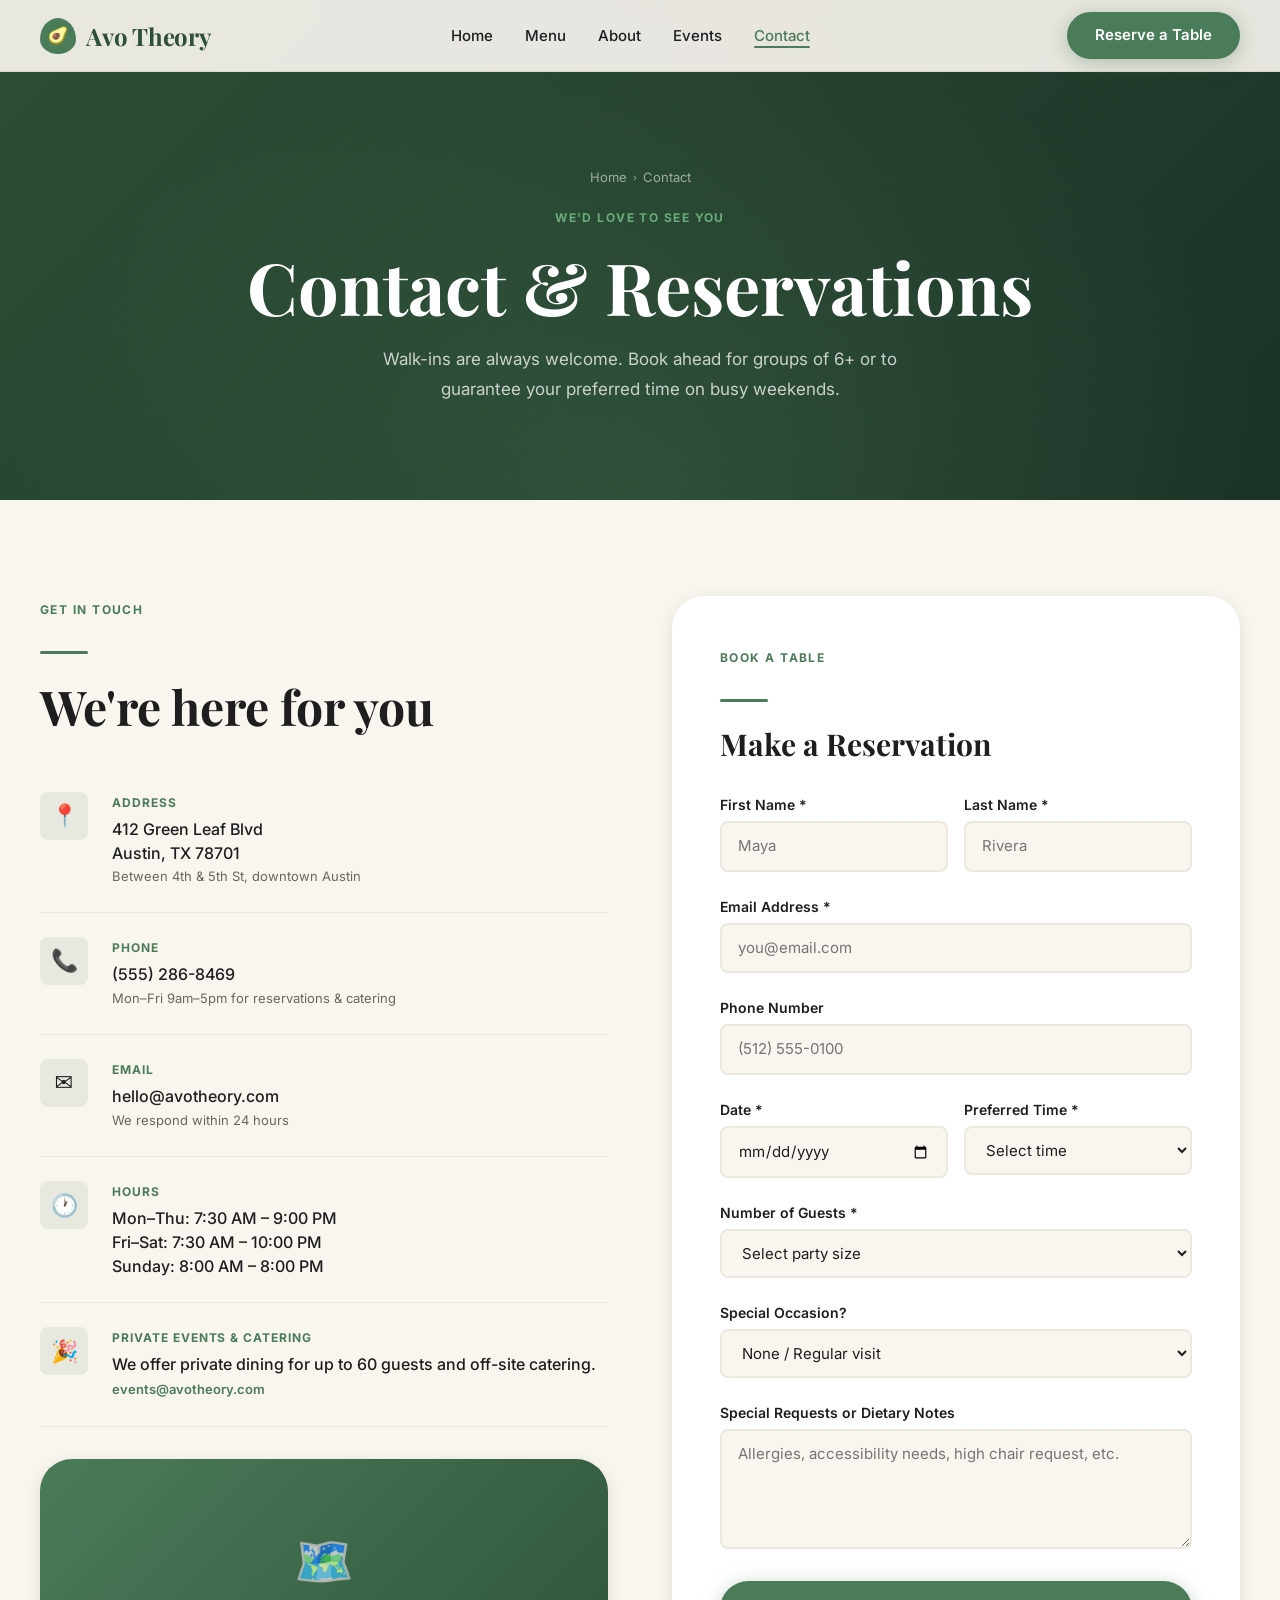
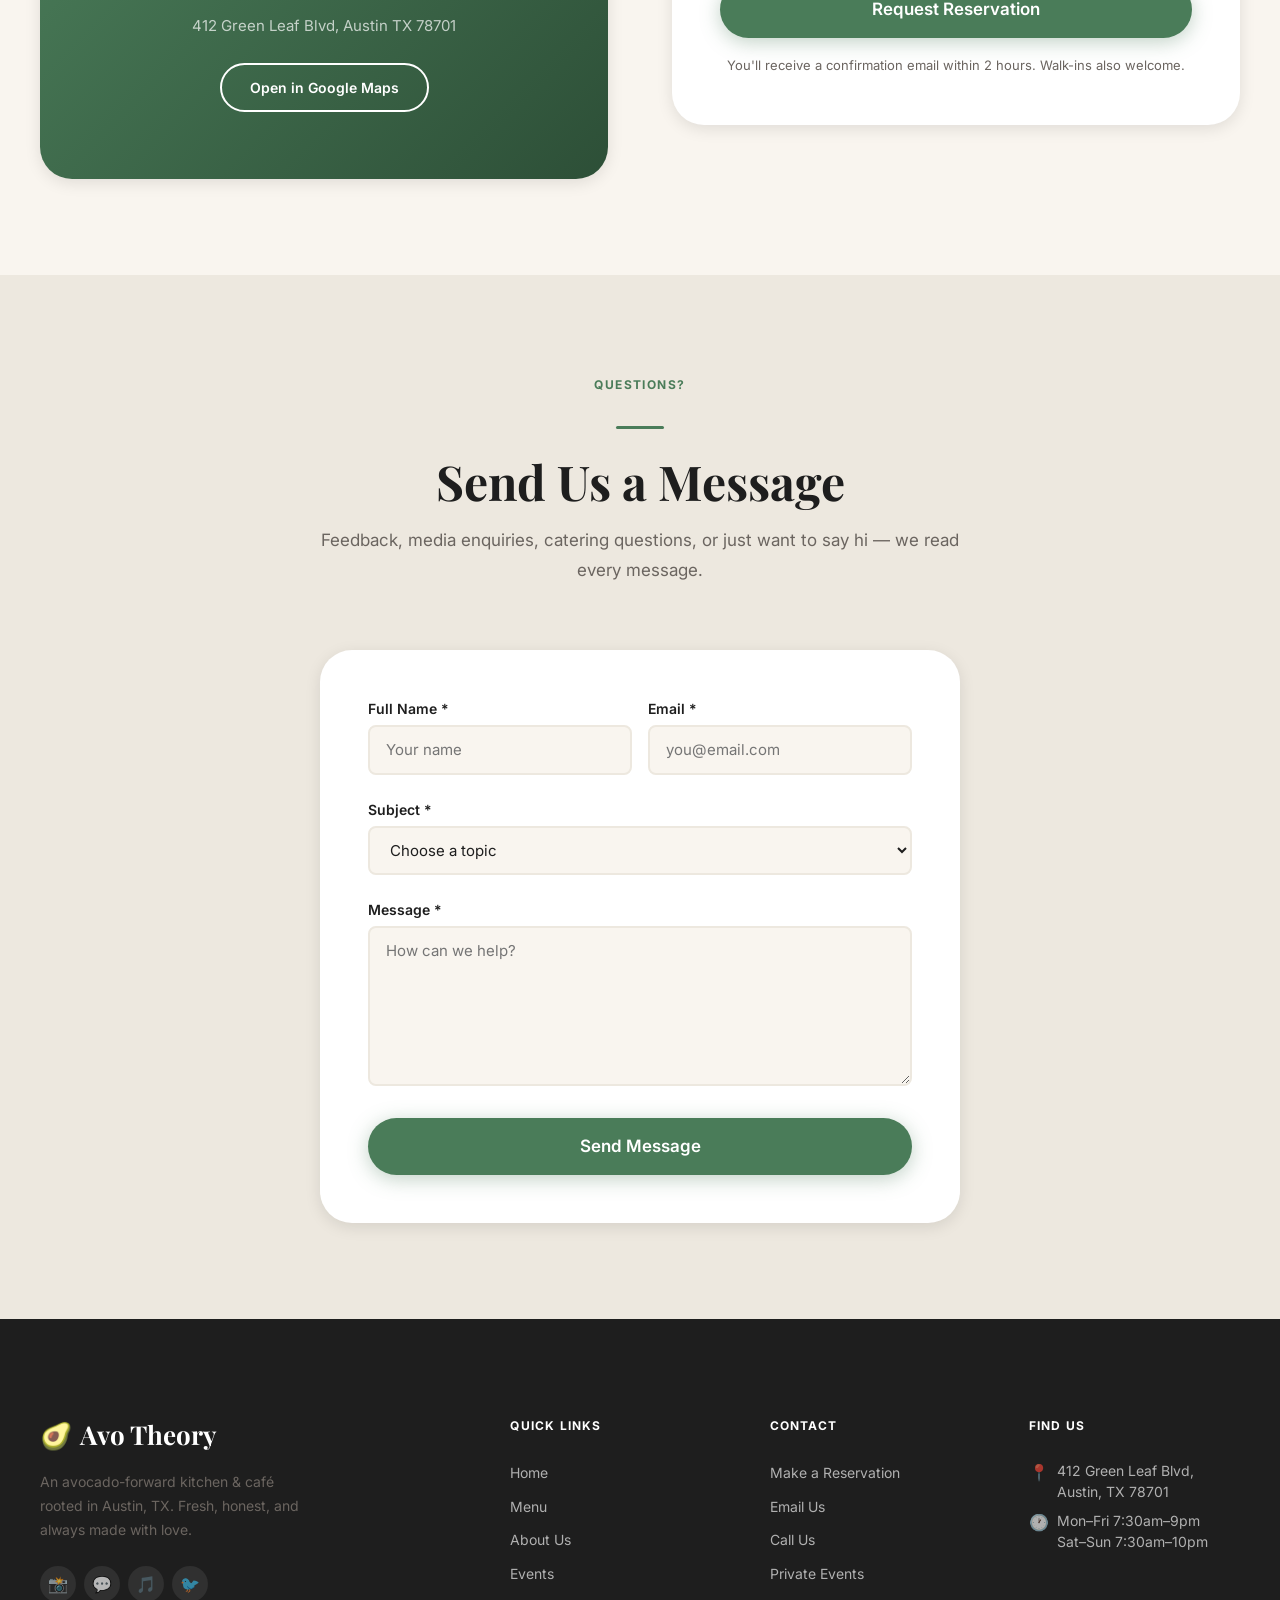
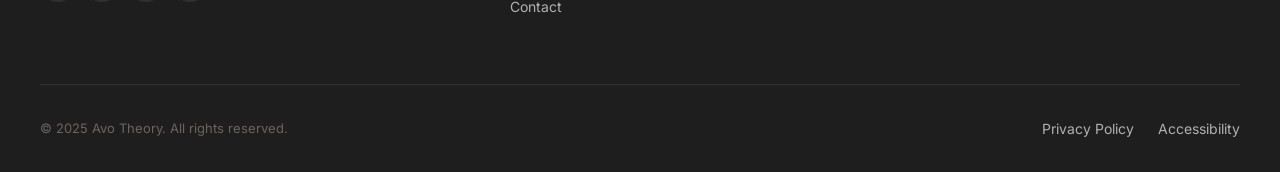
<file: contact.html>
<!DOCTYPE html>
<html lang="en">
<head>
  <meta charset="UTF-8" />
  <meta name="viewport" content="width=device-width, initial-scale=1.0" />
  <title>Contact & Reservations — Avo Theory | Austin, TX</title>
  <meta name="description" content="Visit Avo Theory at 412 Green Leaf Blvd, Austin TX. Reserve a table, get directions, or reach out with any questions. Walk-ins always welcome." />

  <!-- Open Graph -->
  <meta property="og:type"        content="website" />
  <meta property="og:url"         content="https://avotheory.com/contact.html" />
  <meta property="og:title"       content="Contact & Reservations — Avo Theory" />
  <meta property="og:description" content="Reserve a table or find us at 412 Green Leaf Blvd, Austin TX." />

  <!-- Fonts -->
  <link rel="preconnect" href="https://fonts.googleapis.com" />
  <link rel="preconnect" href="https://fonts.gstatic.com" crossorigin />
  <link href="https://fonts.googleapis.com/css2?family=Playfair+Display:ital,wght@0,700;1,700&family=Inter:wght@400;500;600;700&display=swap" rel="stylesheet" />

  <!-- Styles -->
  <link rel="stylesheet" href="css/reset.css" />
  <link rel="stylesheet" href="css/styles.css" />
</head>
<body>

  <a class="skip-link" href="#main-content">Skip to main content</a>

  <!-- ===================== HEADER ===================== -->
  <header class="site-header" id="site-header" role="banner">
    <nav class="nav container" aria-label="Main navigation">
      <a href="index.html" class="nav__logo" aria-label="Avo Theory — home">
        <div class="nav__logo-icon" aria-hidden="true">🥑</div>
        Avo Theory
      </a>
      <ul class="nav__links" role="list">
        <li><a href="index.html"   class="nav__link">Home</a></li>
        <li><a href="menu.html"    class="nav__link">Menu</a></li>
        <li><a href="about.html"   class="nav__link">About</a></li>
        <li><a href="events.html"  class="nav__link">Events</a></li>
        <li><a href="contact.html" class="nav__link active" aria-current="page">Contact</a></li>
      </ul>
      <a href="#reservation" class="btn btn--primary nav__cta">Reserve a Table</a>
      <button class="nav__hamburger" id="hamburger" aria-controls="mobile-nav" aria-expanded="false" aria-label="Open navigation menu">
        <span></span><span></span><span></span>
      </button>
    </nav>
  </header>

  <nav class="nav__mobile" id="mobile-nav" aria-label="Mobile navigation" aria-hidden="true">
    <a href="index.html"   class="nav__link">Home</a>
    <a href="menu.html"    class="nav__link">Menu</a>
    <a href="about.html"   class="nav__link">About</a>
    <a href="events.html"  class="nav__link">Events</a>
    <a href="contact.html" class="nav__link active">Contact</a>
    <a href="#reservation" class="btn btn--primary btn--large">Reserve a Table</a>
  </nav>

  <!-- ===================== MAIN ===================== -->
  <main id="main-content">

    <!-- PAGE HERO -->
    <section class="page-hero" aria-labelledby="page-title">
      <div class="container" style="position:relative; z-index:1;">
        <nav class="breadcrumb" aria-label="Breadcrumb">
          <a href="index.html">Home</a>
          <span class="breadcrumb__sep" aria-hidden="true">›</span>
          <span aria-current="page">Contact</span>
        </nav>
        <span class="section-label">We'd Love to See You</span>
        <h1 id="page-title">Contact &amp; Reservations</h1>
        <p>Walk-ins are always welcome. Book ahead for groups of 6+ or to guarantee your preferred time on busy weekends.</p>
      </div>
    </section>

    <!-- CONTACT INFO + FORM -->
    <section class="section" aria-labelledby="contact-heading">
      <div class="container">
        <div class="contact-grid">

          <!-- Info Column -->
          <div>
            <span class="section-label">Get in Touch</span>
            <div class="divider"></div>
            <h2 id="contact-heading" style="margin-bottom:var(--space-4);">We're here for you</h2>

            <div class="contact-info-item">
              <div class="contact-info-item__icon" aria-hidden="true">📍</div>
              <div>
                <p class="contact-info-item__label">Address</p>
                <address class="contact-info-item__value" style="font-style:normal;">
                  412 Green Leaf Blvd<br />
                  Austin, TX 78701
                </address>
                <p class="contact-info-item__sub">Between 4th &amp; 5th St, downtown Austin</p>
              </div>
            </div>

            <div class="contact-info-item">
              <div class="contact-info-item__icon" aria-hidden="true">📞</div>
              <div>
                <p class="contact-info-item__label">Phone</p>
                <a href="tel:+15552868469" class="contact-info-item__value">(555) 286-8469</a>
                <p class="contact-info-item__sub">Mon–Fri 9am–5pm for reservations &amp; catering</p>
              </div>
            </div>

            <div class="contact-info-item">
              <div class="contact-info-item__icon" aria-hidden="true">✉️</div>
              <div>
                <p class="contact-info-item__label">Email</p>
                <a href="mailto:hello@avotheory.com" class="contact-info-item__value">hello@avotheory.com</a>
                <p class="contact-info-item__sub">We respond within 24 hours</p>
              </div>
            </div>

            <div class="contact-info-item">
              <div class="contact-info-item__icon" aria-hidden="true">🕐</div>
              <div>
                <p class="contact-info-item__label">Hours</p>
                <div class="contact-info-item__value">
                  Mon–Thu: 7:30 AM – 9:00 PM<br />
                  Fri–Sat:  7:30 AM – 10:00 PM<br />
                  Sunday:   8:00 AM – 8:00 PM
                </div>
              </div>
            </div>

            <div class="contact-info-item">
              <div class="contact-info-item__icon" aria-hidden="true">🎉</div>
              <div>
                <p class="contact-info-item__label">Private Events &amp; Catering</p>
                <p class="contact-info-item__value">We offer private dining for up to 60 guests and off-site catering.</p>
                <a href="mailto:events@avotheory.com" class="contact-info-item__sub" style="color:var(--color-avocado); font-weight:600;">events@avotheory.com</a>
              </div>
            </div>

            <!-- Map Placeholder -->
            <div class="map-placeholder" role="img" aria-label="Map showing Avo Theory at 412 Green Leaf Blvd, Austin TX">
              <span aria-hidden="true">🗺️</span>
              <p>412 Green Leaf Blvd, Austin TX 78701</p>
              <a href="https://maps.google.com/?q=412+Green+Leaf+Blvd+Austin+TX" target="_blank" rel="noopener" class="btn btn--outline-white" style="font-size:.875rem; margin-top:.5rem;">Open in Google Maps</a>
            </div>

          </div>

          <!-- Reservation Form -->
          <div id="reservation">
            <div class="contact-form">
              <span class="section-label">Book a Table</span>
              <div class="divider"></div>
              <h3>Make a Reservation</h3>

              <form action="#" method="post" novalidate aria-label="Table reservation form">

                <div class="form-row">
                  <div class="form-group">
                    <label for="first-name">First Name <span aria-hidden="true">*</span></label>
                    <input type="text" id="first-name" name="first_name" placeholder="Maya" autocomplete="given-name" required />
                  </div>
                  <div class="form-group">
                    <label for="last-name">Last Name <span aria-hidden="true">*</span></label>
                    <input type="text" id="last-name" name="last_name" placeholder="Rivera" autocomplete="family-name" required />
                  </div>
                </div>

                <div class="form-group">
                  <label for="email">Email Address <span aria-hidden="true">*</span></label>
                  <input type="email" id="email" name="email" placeholder="you@email.com" autocomplete="email" required />
                </div>

                <div class="form-group">
                  <label for="phone">Phone Number</label>
                  <input type="tel" id="phone" name="phone" placeholder="(512) 555-0100" autocomplete="tel" />
                </div>

                <div class="form-row">
                  <div class="form-group">
                    <label for="date">Date <span aria-hidden="true">*</span></label>
                    <input type="date" id="date" name="date" required />
                  </div>
                  <div class="form-group">
                    <label for="time">Preferred Time <span aria-hidden="true">*</span></label>
                    <select id="time" name="time" required>
                      <option value="" disabled selected>Select time</option>
                      <optgroup label="Morning">
                        <option value="07:30">7:30 AM</option>
                        <option value="08:00">8:00 AM</option>
                        <option value="08:30">8:30 AM</option>
                        <option value="09:00">9:00 AM</option>
                        <option value="09:30">9:30 AM</option>
                        <option value="10:00">10:00 AM</option>
                        <option value="10:30">10:30 AM</option>
                        <option value="11:00">11:00 AM</option>
                        <option value="11:30">11:30 AM</option>
                      </optgroup>
                      <optgroup label="Afternoon">
                        <option value="12:00">12:00 PM</option>
                        <option value="12:30">12:30 PM</option>
                        <option value="13:00">1:00 PM</option>
                        <option value="13:30">1:30 PM</option>
                        <option value="14:00">2:00 PM</option>
                        <option value="14:30">2:30 PM</option>
                        <option value="15:00">3:00 PM</option>
                        <option value="15:30">3:30 PM</option>
                        <option value="16:00">4:00 PM</option>
                        <option value="16:30">4:30 PM</option>
                      </optgroup>
                      <optgroup label="Evening">
                        <option value="17:00">5:00 PM</option>
                        <option value="17:30">5:30 PM</option>
                        <option value="18:00">6:00 PM</option>
                        <option value="18:30">6:30 PM</option>
                        <option value="19:00">7:00 PM</option>
                        <option value="19:30">7:30 PM</option>
                        <option value="20:00">8:00 PM</option>
                        <option value="20:30">8:30 PM</option>
                      </optgroup>
                    </select>
                  </div>
                </div>

                <div class="form-group">
                  <label for="guests">Number of Guests <span aria-hidden="true">*</span></label>
                  <select id="guests" name="guests" required>
                    <option value="" disabled selected>Select party size</option>
                    <option value="1">1 person</option>
                    <option value="2">2 people</option>
                    <option value="3">3 people</option>
                    <option value="4">4 people</option>
                    <option value="5">5 people</option>
                    <option value="6">6 people</option>
                    <option value="7-10">7–10 people</option>
                    <option value="11+">11+ people (large group)</option>
                  </select>
                </div>

                <div class="form-group">
                  <label for="occasion">Special Occasion?</label>
                  <select id="occasion" name="occasion">
                    <option value="">None / Regular visit</option>
                    <option value="birthday">Birthday</option>
                    <option value="anniversary">Anniversary</option>
                    <option value="business">Business lunch/dinner</option>
                    <option value="bridal">Bridal / Baby shower</option>
                    <option value="other">Other celebration</option>
                  </select>
                </div>

                <div class="form-group">
                  <label for="notes">Special Requests or Dietary Notes</label>
                  <textarea id="notes" name="notes" placeholder="Allergies, accessibility needs, high chair request, etc."></textarea>
                </div>

                <button type="submit" class="btn btn--primary btn--large" style="width:100%; justify-content:center;">
                  Request Reservation
                </button>

                <p style="font-size:.8125rem; color:var(--color-text-muted); text-align:center; margin-top:var(--space-2);">
                  You'll receive a confirmation email within 2 hours. Walk-ins also welcome.
                </p>

              </form>
            </div>
          </div>

        </div>
      </div>
    </section>

    <!-- GENERAL CONTACT FORM -->
    <section class="section section--alt" aria-labelledby="message-heading">
      <div class="container">
        <div style="max-width:640px; margin-inline:auto;">
          <div class="section-header">
            <span class="section-label">Questions?</span>
            <div class="divider divider--center"></div>
            <h2 id="message-heading">Send Us a Message</h2>
            <p>Feedback, media enquiries, catering questions, or just want to say hi — we read every message.</p>
          </div>

          <div class="contact-form" style="margin-top:0;">
            <form action="#" method="post" novalidate aria-label="General contact form">
              <div class="form-row">
                <div class="form-group">
                  <label for="msg-name">Full Name <span aria-hidden="true">*</span></label>
                  <input type="text" id="msg-name" name="name" placeholder="Your name" required autocomplete="name" />
                </div>
                <div class="form-group">
                  <label for="msg-email">Email <span aria-hidden="true">*</span></label>
                  <input type="email" id="msg-email" name="email" placeholder="you@email.com" required autocomplete="email" />
                </div>
              </div>
              <div class="form-group">
                <label for="msg-subject">Subject <span aria-hidden="true">*</span></label>
                <select id="msg-subject" name="subject" required>
                  <option value="" disabled selected>Choose a topic</option>
                  <option value="general">General question</option>
                  <option value="feedback">Feedback about a visit</option>
                  <option value="catering">Catering enquiry</option>
                  <option value="media">Media / press</option>
                  <option value="partnership">Partnership / collaboration</option>
                  <option value="other">Other</option>
                </select>
              </div>
              <div class="form-group">
                <label for="msg-message">Message <span aria-hidden="true">*</span></label>
                <textarea id="msg-message" name="message" placeholder="How can we help?" required style="min-height:160px;"></textarea>
              </div>
              <button type="submit" class="btn btn--primary btn--large" style="width:100%; justify-content:center;">
                Send Message
              </button>
            </form>
          </div>
        </div>
      </div>
    </section>

  </main>

  <!-- ===================== FOOTER ===================== -->
  <footer class="site-footer" role="contentinfo">
    <div class="container">
      <div class="footer__grid">
        <div>
          <div class="footer__brand-logo"><span aria-hidden="true">🥑</span> Avo Theory</div>
          <p class="footer__brand-desc">An avocado-forward kitchen &amp; café rooted in Austin, TX. Fresh, honest, and always made with love.</p>
          <div class="footer__social" aria-label="Social media links">
            <a href="#" class="footer__social-link" aria-label="Instagram">📸</a>
            <a href="#" class="footer__social-link" aria-label="Facebook">💬</a>
            <a href="#" class="footer__social-link" aria-label="TikTok">🎵</a>
            <a href="#" class="footer__social-link" aria-label="Twitter / X">🐦</a>
          </div>
        </div>
        <nav aria-label="Footer — Quick links">
          <p class="footer__col-title">Quick Links</p>
          <ul class="footer__links" role="list">
            <li><a href="index.html"   class="footer__link">Home</a></li>
            <li><a href="menu.html"    class="footer__link">Menu</a></li>
            <li><a href="about.html"   class="footer__link">About Us</a></li>
            <li><a href="events.html"  class="footer__link">Events</a></li>
            <li><a href="contact.html" class="footer__link">Contact</a></li>
          </ul>
        </nav>
        <nav aria-label="Footer — Contact options">
          <p class="footer__col-title">Contact</p>
          <ul class="footer__links" role="list">
            <li><a href="#reservation"                    class="footer__link">Make a Reservation</a></li>
            <li><a href="mailto:hello@avotheory.com"       class="footer__link">Email Us</a></li>
            <li><a href="tel:+15552868469"                 class="footer__link">Call Us</a></li>
            <li><a href="mailto:events@avotheory.com"      class="footer__link">Private Events</a></li>
          </ul>
        </nav>
        <div>
          <p class="footer__col-title">Find Us</p>
          <div class="footer__contact-item">
            <span class="footer__contact-icon" aria-hidden="true">📍</span>
            <address style="font-style:normal;">412 Green Leaf Blvd, Austin, TX 78701</address>
          </div>
          <div class="footer__contact-item">
            <span class="footer__contact-icon" aria-hidden="true">🕐</span>
            <span>Mon–Fri 7:30am–9pm<br />Sat–Sun 7:30am–10pm</span>
          </div>
        </div>
      </div>
      <div class="footer__bottom">
        <p>© 2025 Avo Theory. All rights reserved.</p>
        <div style="display:flex; gap:var(--space-3);">
          <a href="#" class="footer__link">Privacy Policy</a>
          <a href="#" class="footer__link">Accessibility</a>
        </div>
      </div>
    </div>
  </footer>

  <script>
    const header = document.getElementById('site-header');
    window.addEventListener('scroll', () => {
      header.classList.toggle('scrolled', window.scrollY > 10);
    }, { passive: true });
    const hamburger = document.getElementById('hamburger');
    const mobileNav = document.getElementById('mobile-nav');
    hamburger.addEventListener('click', () => {
      const isOpen = hamburger.getAttribute('aria-expanded') === 'true';
      hamburger.setAttribute('aria-expanded', String(!isOpen));
      mobileNav.classList.toggle('open', !isOpen);
      mobileNav.setAttribute('aria-hidden', String(isOpen));
      document.body.style.overflow = isOpen ? '' : 'hidden';
    });
    mobileNav.querySelectorAll('a').forEach(link => {
      link.addEventListener('click', () => {
        hamburger.setAttribute('aria-expanded', 'false');
        mobileNav.classList.remove('open');
        mobileNav.setAttribute('aria-hidden', 'true');
        document.body.style.overflow = '';
      });
    });
  </script>
</body>
</html>
</file>
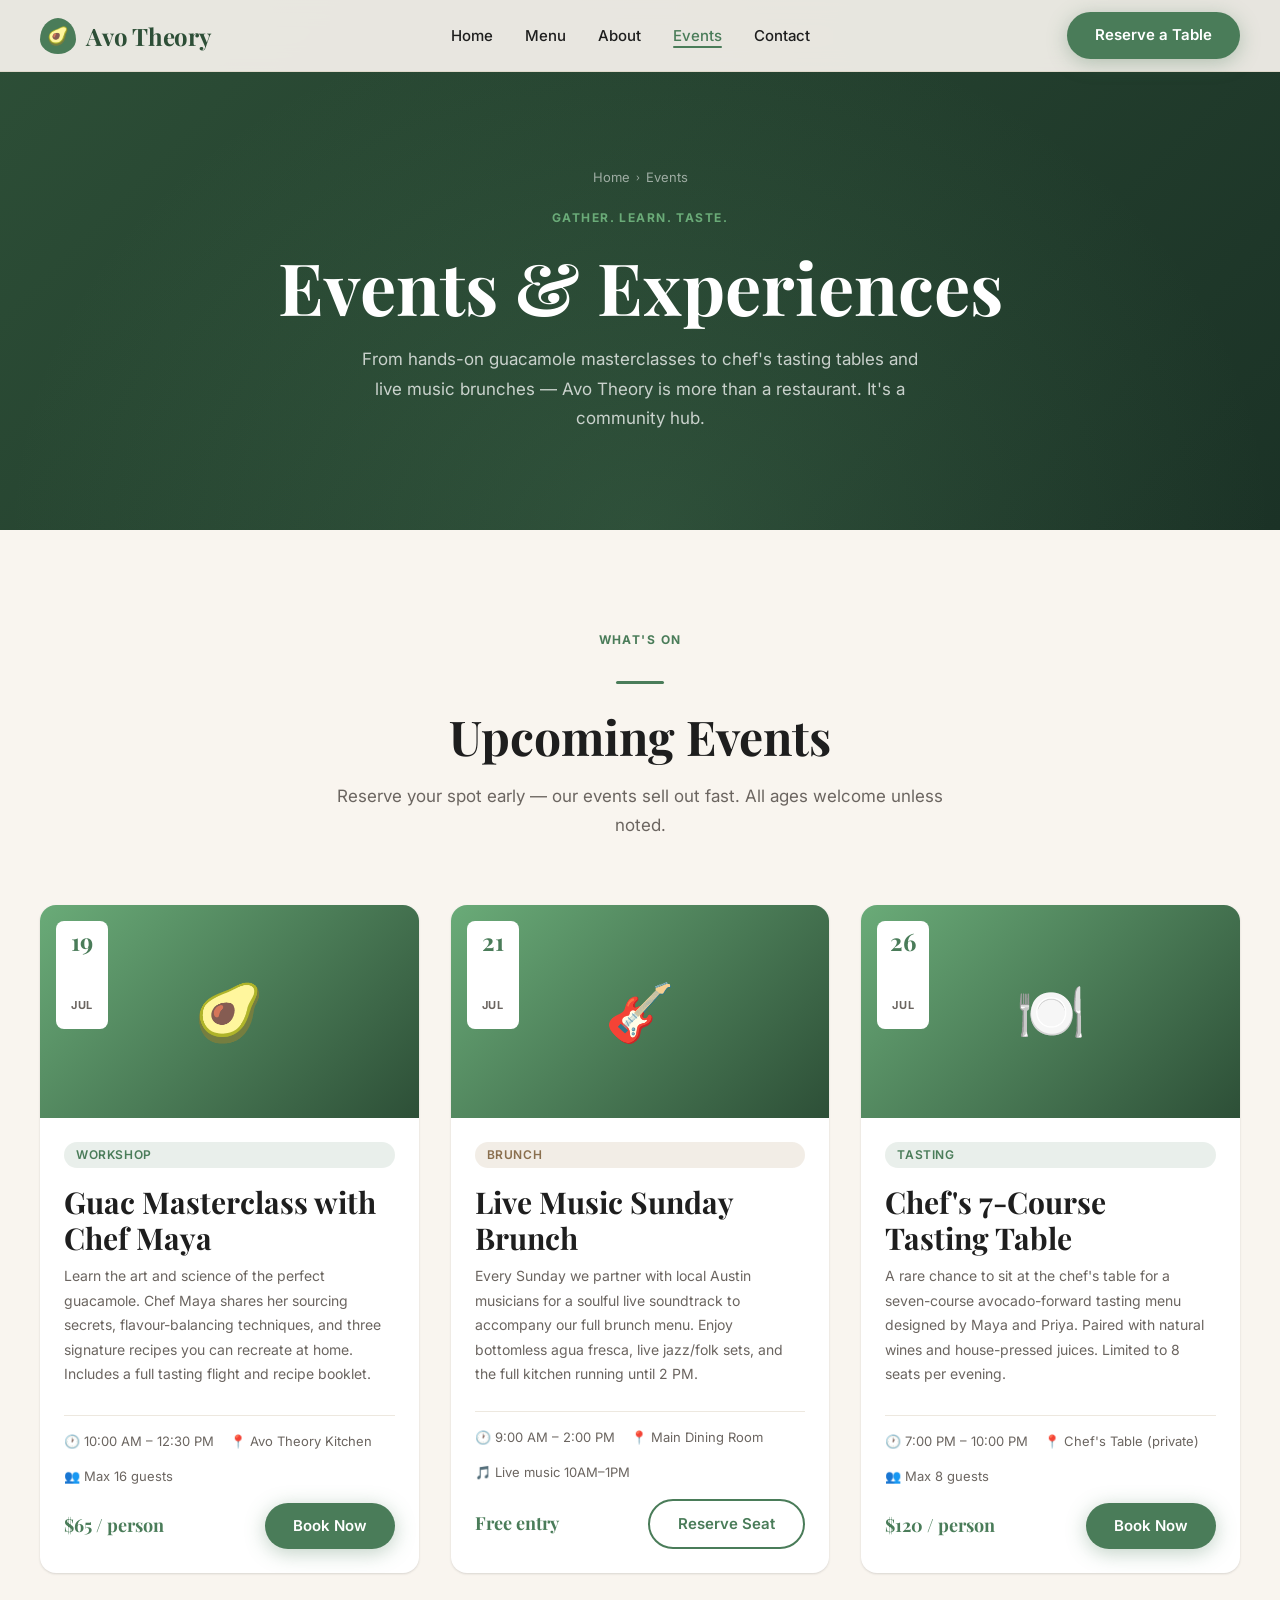
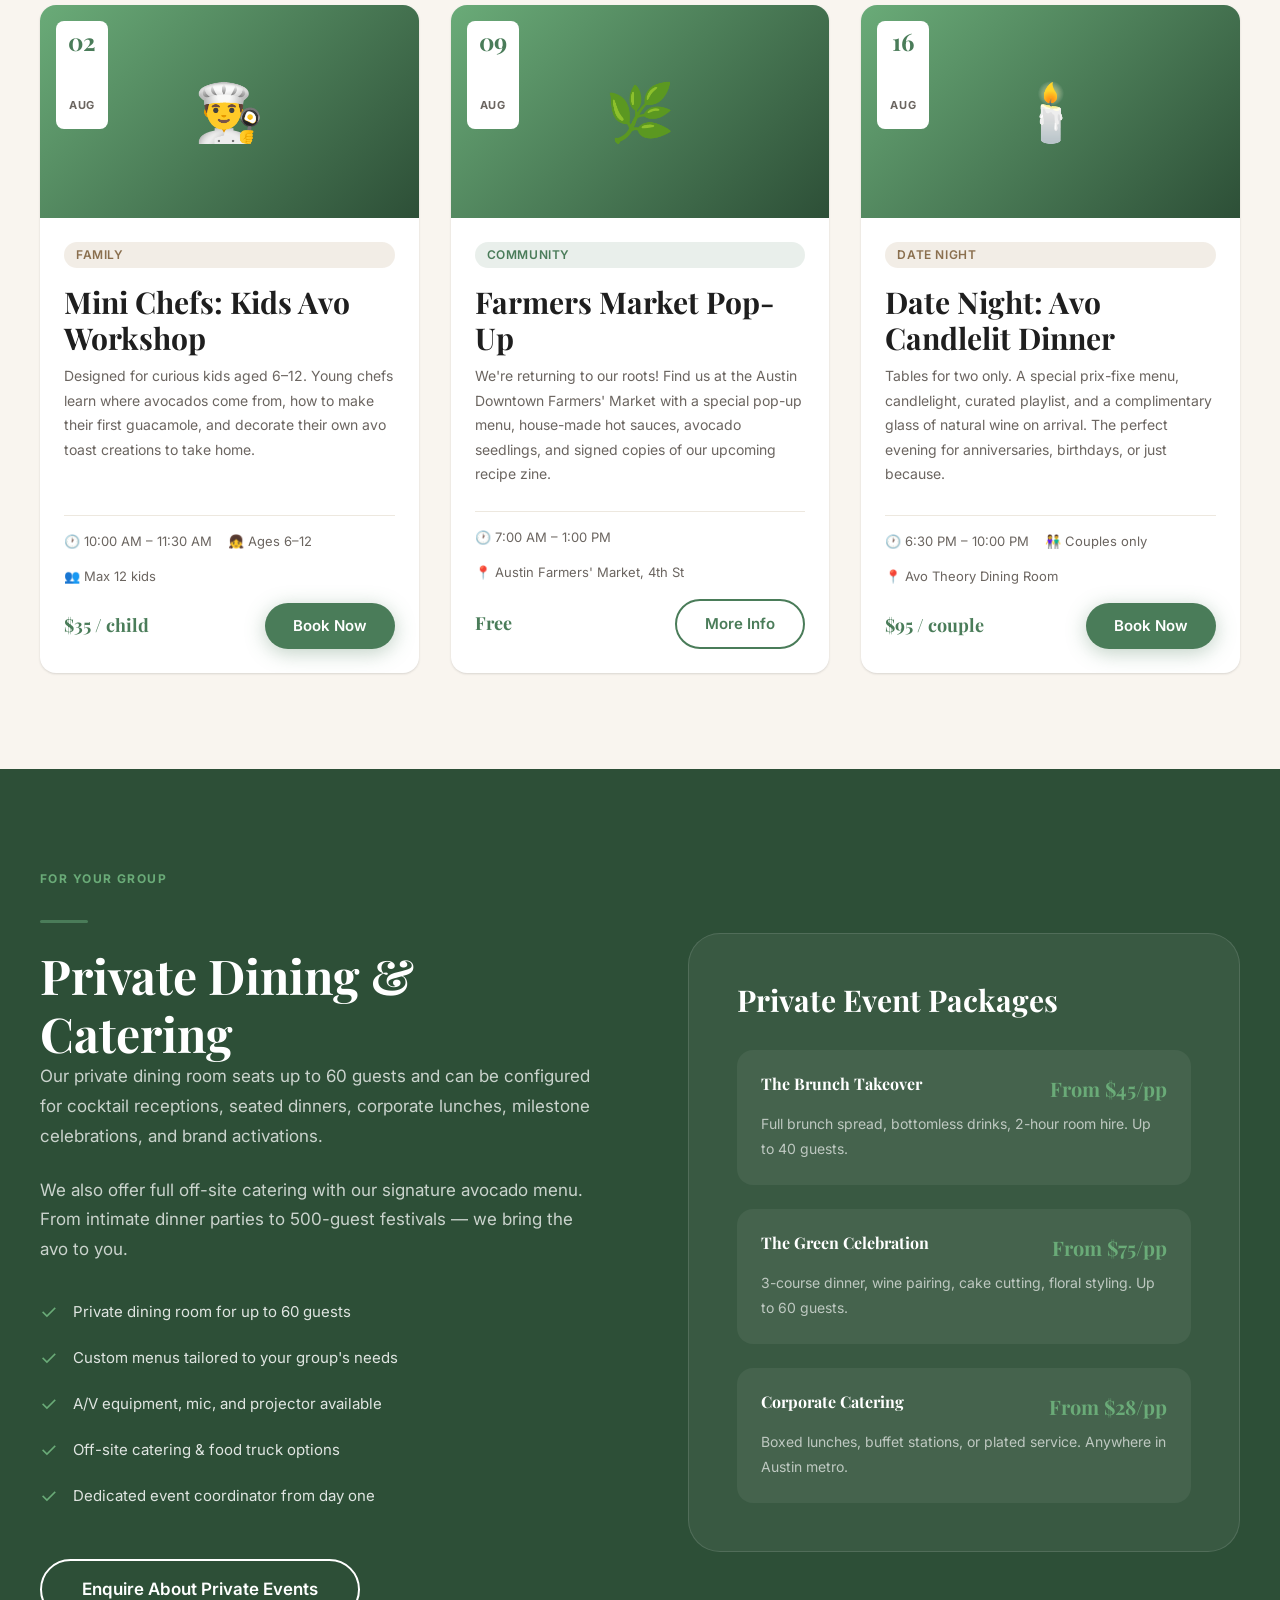
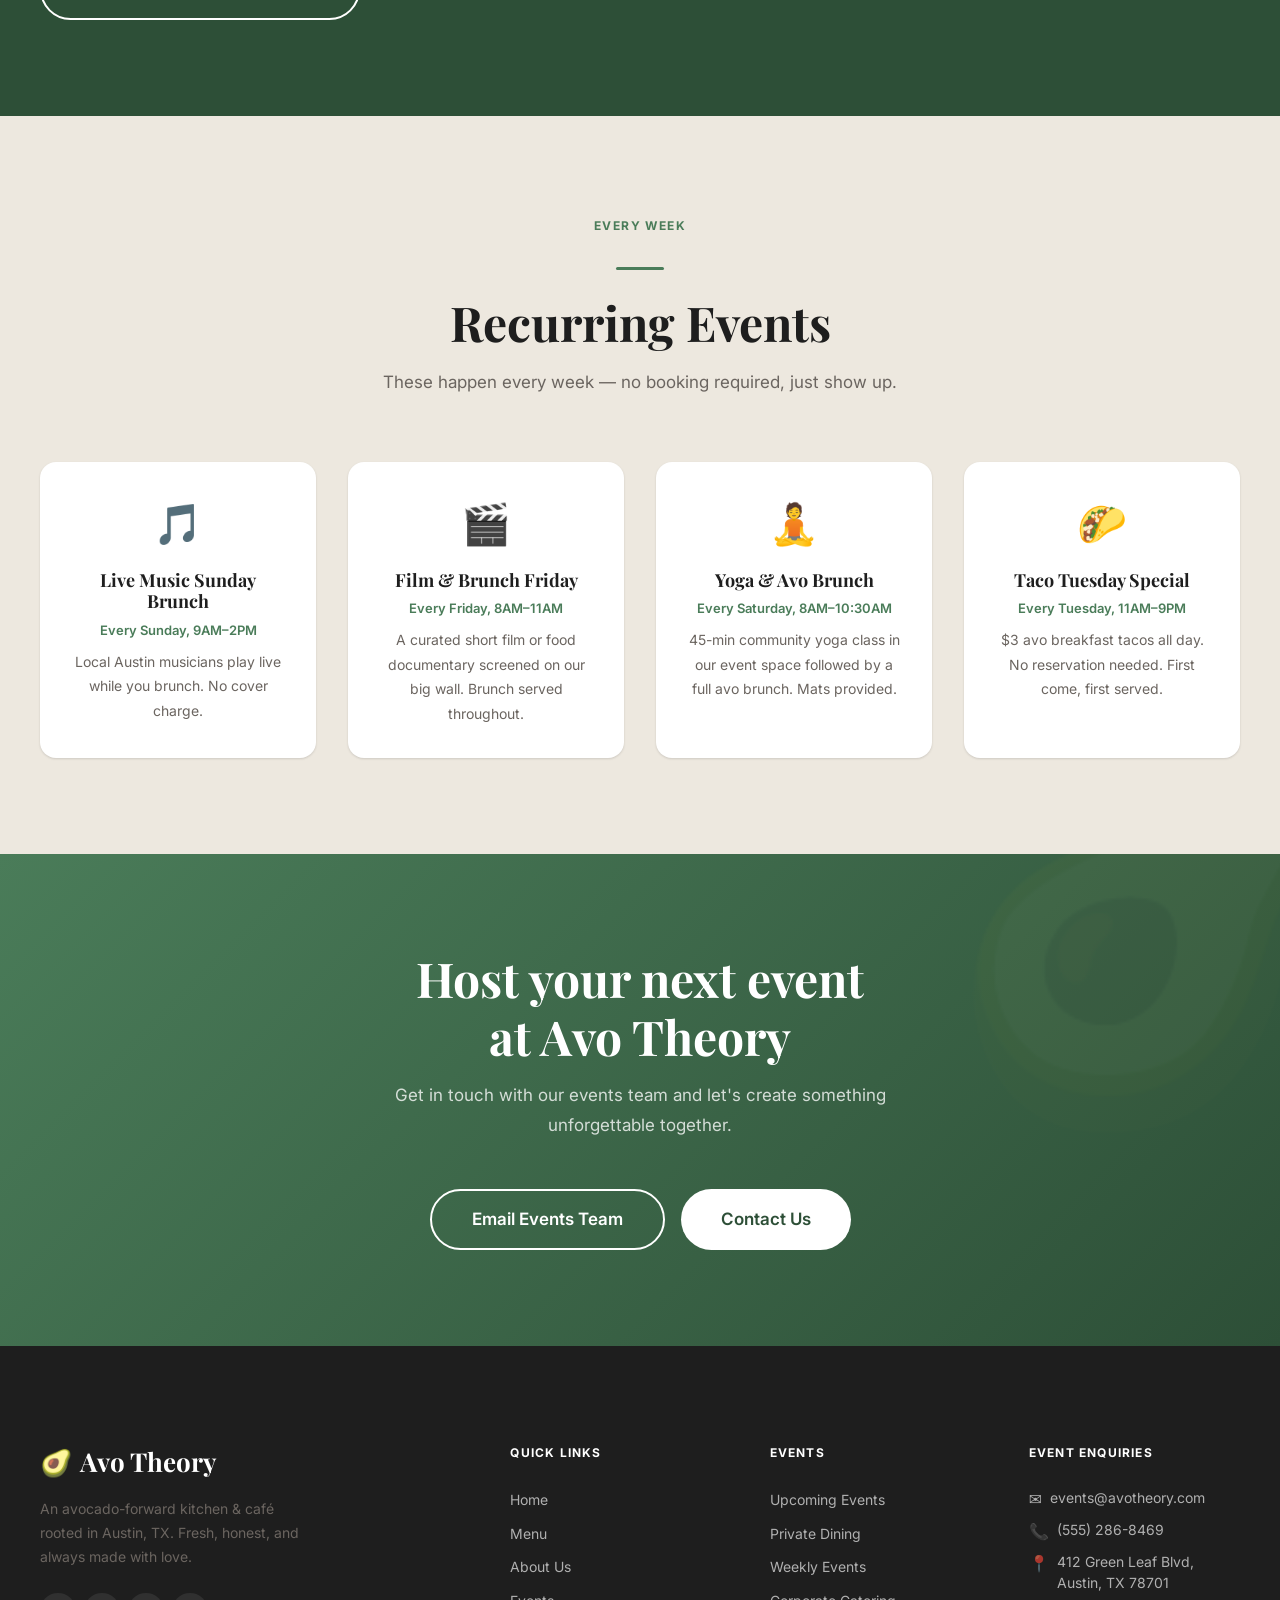
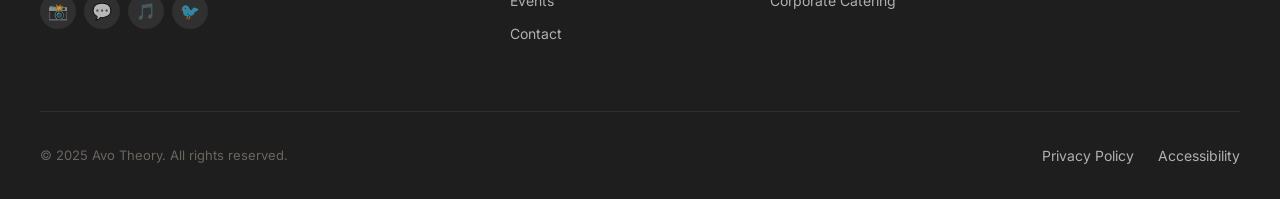
<file: events.html>
<!DOCTYPE html>
<html lang="en">
<head>
  <meta charset="UTF-8" />
  <meta name="viewport" content="width=device-width, initial-scale=1.0" />
  <title>Events — Avo Theory | Workshops, Tastings & Private Dining</title>
  <meta name="description" content="Join Avo Theory for guacamole workshops, chef's tasting tables, live music brunches, private dining, and community pop-ups. Events in Austin, TX." />

  <!-- Open Graph -->
  <meta property="og:type"        content="website" />
  <meta property="og:url"         content="https://avotheory.com/events.html" />
  <meta property="og:title"       content="Events — Avo Theory" />
  <meta property="og:description" content="Workshops, tastings, live music brunches, and private dining at Avo Theory, Austin TX." />

  <!-- Fonts -->
  <link rel="preconnect" href="https://fonts.googleapis.com" />
  <link rel="preconnect" href="https://fonts.gstatic.com" crossorigin />
  <link href="https://fonts.googleapis.com/css2?family=Playfair+Display:ital,wght@0,700;1,700&family=Inter:wght@400;500;600;700&display=swap" rel="stylesheet" />

  <!-- Styles -->
  <link rel="stylesheet" href="css/reset.css" />
  <link rel="stylesheet" href="css/styles.css" />
</head>
<body>

  <a class="skip-link" href="#main-content">Skip to main content</a>

  <!-- ===================== HEADER ===================== -->
  <header class="site-header" id="site-header" role="banner">
    <nav class="nav container" aria-label="Main navigation">
      <a href="index.html" class="nav__logo" aria-label="Avo Theory — home">
        <div class="nav__logo-icon" aria-hidden="true">🥑</div>
        Avo Theory
      </a>
      <ul class="nav__links" role="list">
        <li><a href="index.html"   class="nav__link">Home</a></li>
        <li><a href="menu.html"    class="nav__link">Menu</a></li>
        <li><a href="about.html"   class="nav__link">About</a></li>
        <li><a href="events.html"  class="nav__link active" aria-current="page">Events</a></li>
        <li><a href="contact.html" class="nav__link">Contact</a></li>
      </ul>
      <a href="contact.html#reservation" class="btn btn--primary nav__cta">Reserve a Table</a>
      <button class="nav__hamburger" id="hamburger" aria-controls="mobile-nav" aria-expanded="false" aria-label="Open navigation menu">
        <span></span><span></span><span></span>
      </button>
    </nav>
  </header>

  <nav class="nav__mobile" id="mobile-nav" aria-label="Mobile navigation" aria-hidden="true">
    <a href="index.html"   class="nav__link">Home</a>
    <a href="menu.html"    class="nav__link">Menu</a>
    <a href="about.html"   class="nav__link">About</a>
    <a href="events.html"  class="nav__link active">Events</a>
    <a href="contact.html" class="nav__link">Contact</a>
    <a href="contact.html#reservation" class="btn btn--primary btn--large">Reserve a Table</a>
  </nav>

  <!-- ===================== MAIN ===================== -->
  <main id="main-content">

    <!-- PAGE HERO -->
    <section class="page-hero" aria-labelledby="page-title">
      <div class="container" style="position:relative; z-index:1;">
        <nav class="breadcrumb" aria-label="Breadcrumb">
          <a href="index.html">Home</a>
          <span class="breadcrumb__sep" aria-hidden="true">›</span>
          <span aria-current="page">Events</span>
        </nav>
        <span class="section-label">Gather. Learn. Taste.</span>
        <h1 id="page-title">Events &amp; Experiences</h1>
        <p>From hands-on guacamole masterclasses to chef's tasting tables and live music brunches — 
           Avo Theory is more than a restaurant. It's a community hub.</p>
      </div>
    </section>

    <!-- UPCOMING EVENTS -->
    <section class="section" aria-labelledby="upcoming-heading">
      <div class="container">
        <div class="section-header">
          <span class="section-label">What's On</span>
          <div class="divider divider--center"></div>
          <h2 id="upcoming-heading">Upcoming Events</h2>
          <p>Reserve your spot early — our events sell out fast. All ages welcome unless noted.</p>
        </div>

        <ul class="events-grid" role="list">

          <!-- Event 1 -->
          <li class="event-card" role="article">
            <div class="event-card__img" aria-label="Guacamole Masterclass">
              🥑
              <div class="event-card__date-badge">
                <span class="day">19</span>
                <span class="month">Jul</span>
              </div>
            </div>
            <div class="event-card__body">
              <span class="tag tag--green event-card__tag">Workshop</span>
              <h3 class="event-card__title">Guac Masterclass with Chef Maya</h3>
              <p class="event-card__desc">
                Learn the art and science of the perfect guacamole. Chef Maya shares her sourcing secrets, 
                flavour-balancing techniques, and three signature recipes you can recreate at home. 
                Includes a full tasting flight and recipe booklet.
              </p>
              <div class="event-card__meta" aria-label="Event details">
                <span class="event-card__meta-item">🕐 10:00 AM – 12:30 PM</span>
                <span class="event-card__meta-item">📍 Avo Theory Kitchen</span>
                <span class="event-card__meta-item">👥 Max 16 guests</span>
              </div>
              <div class="event-card__footer">
                <span style="font-family:var(--font-display); font-size:1.125rem; font-weight:700; color:var(--color-avocado);">$65 / person</span>
                <a href="contact.html" class="btn btn--primary">Book Now</a>
              </div>
            </div>
          </li>

          <!-- Event 2 -->
          <li class="event-card" role="article">
            <div class="event-card__img" aria-label="Live Music Sunday Brunch">
              🎸
              <div class="event-card__date-badge">
                <span class="day">21</span>
                <span class="month">Jul</span>
              </div>
            </div>
            <div class="event-card__body">
              <span class="tag tag--sand event-card__tag">Brunch</span>
              <h3 class="event-card__title">Live Music Sunday Brunch</h3>
              <p class="event-card__desc">
                Every Sunday we partner with local Austin musicians for a soulful live soundtrack 
                to accompany our full brunch menu. Enjoy bottomless agua fresca, 
                live jazz/folk sets, and the full kitchen running until 2 PM.
              </p>
              <div class="event-card__meta" aria-label="Event details">
                <span class="event-card__meta-item">🕐 9:00 AM – 2:00 PM</span>
                <span class="event-card__meta-item">📍 Main Dining Room</span>
                <span class="event-card__meta-item">🎵 Live music 10AM–1PM</span>
              </div>
              <div class="event-card__footer">
                <span style="font-family:var(--font-display); font-size:1.125rem; font-weight:700; color:var(--color-avocado);">Free entry</span>
                <a href="contact.html#reservation" class="btn btn--outline">Reserve Seat</a>
              </div>
            </div>
          </li>

          <!-- Event 3 -->
          <li class="event-card" role="article">
            <div class="event-card__img" aria-label="Chef's Tasting Table">
              🍽️
              <div class="event-card__date-badge">
                <span class="day">26</span>
                <span class="month">Jul</span>
              </div>
            </div>
            <div class="event-card__body">
              <span class="tag tag--green event-card__tag">Tasting</span>
              <h3 class="event-card__title">Chef's 7-Course Tasting Table</h3>
              <p class="event-card__desc">
                A rare chance to sit at the chef's table for a seven-course avocado-forward 
                tasting menu designed by Maya and Priya. Paired with natural wines and 
                house-pressed juices. Limited to 8 seats per evening.
              </p>
              <div class="event-card__meta" aria-label="Event details">
                <span class="event-card__meta-item">🕐 7:00 PM – 10:00 PM</span>
                <span class="event-card__meta-item">📍 Chef's Table (private)</span>
                <span class="event-card__meta-item">👥 Max 8 guests</span>
              </div>
              <div class="event-card__footer">
                <span style="font-family:var(--font-display); font-size:1.125rem; font-weight:700; color:var(--color-avocado);">$120 / person</span>
                <a href="contact.html" class="btn btn--primary">Book Now</a>
              </div>
            </div>
          </li>

          <!-- Event 4 -->
          <li class="event-card" role="article">
            <div class="event-card__img" aria-label="Kids Cooking Workshop">
              👨‍🍳
              <div class="event-card__date-badge">
                <span class="day">02</span>
                <span class="month">Aug</span>
              </div>
            </div>
            <div class="event-card__body">
              <span class="tag tag--sand event-card__tag">Family</span>
              <h3 class="event-card__title">Mini Chefs: Kids Avo Workshop</h3>
              <p class="event-card__desc">
                Designed for curious kids aged 6–12. Young chefs learn where avocados come from, 
                how to make their first guacamole, and decorate their own avo toast creations to take home.
              </p>
              <div class="event-card__meta" aria-label="Event details">
                <span class="event-card__meta-item">🕐 10:00 AM – 11:30 AM</span>
                <span class="event-card__meta-item">👧 Ages 6–12</span>
                <span class="event-card__meta-item">👥 Max 12 kids</span>
              </div>
              <div class="event-card__footer">
                <span style="font-family:var(--font-display); font-size:1.125rem; font-weight:700; color:var(--color-avocado);">$35 / child</span>
                <a href="contact.html" class="btn btn--primary">Book Now</a>
              </div>
            </div>
          </li>

          <!-- Event 5 -->
          <li class="event-card" role="article">
            <div class="event-card__img" aria-label="Avo Theory Farmers Market Pop-Up">
              🌿
              <div class="event-card__date-badge">
                <span class="day">09</span>
                <span class="month">Aug</span>
              </div>
            </div>
            <div class="event-card__body">
              <span class="tag tag--green event-card__tag">Community</span>
              <h3 class="event-card__title">Farmers Market Pop-Up</h3>
              <p class="event-card__desc">
                We're returning to our roots! Find us at the Austin Downtown Farmers' Market 
                with a special pop-up menu, house-made hot sauces, avocado seedlings, 
                and signed copies of our upcoming recipe zine.
              </p>
              <div class="event-card__meta" aria-label="Event details">
                <span class="event-card__meta-item">🕐 7:00 AM – 1:00 PM</span>
                <span class="event-card__meta-item">📍 Austin Farmers' Market, 4th St</span>
              </div>
              <div class="event-card__footer">
                <span style="font-family:var(--font-display); font-size:1.125rem; font-weight:700; color:var(--color-avocado);">Free</span>
                <a href="contact.html" class="btn btn--outline">More Info</a>
              </div>
            </div>
          </li>

          <!-- Event 6 -->
          <li class="event-card" role="article">
            <div class="event-card__img" aria-label="Date Night Avo Dinner">
              🕯️
              <div class="event-card__date-badge">
                <span class="day">16</span>
                <span class="month">Aug</span>
              </div>
            </div>
            <div class="event-card__body">
              <span class="tag tag--sand event-card__tag">Date Night</span>
              <h3 class="event-card__title">Date Night: Avo Candlelit Dinner</h3>
              <p class="event-card__desc">
                Tables for two only. A special prix-fixe menu, candlelight, curated playlist, 
                and a complimentary glass of natural wine on arrival. 
                The perfect evening for anniversaries, birthdays, or just because.
              </p>
              <div class="event-card__meta" aria-label="Event details">
                <span class="event-card__meta-item">🕐 6:30 PM – 10:00 PM</span>
                <span class="event-card__meta-item">👫 Couples only</span>
                <span class="event-card__meta-item">📍 Avo Theory Dining Room</span>
              </div>
              <div class="event-card__footer">
                <span style="font-family:var(--font-display); font-size:1.125rem; font-weight:700; color:var(--color-avocado);">$95 / couple</span>
                <a href="contact.html" class="btn btn--primary">Book Now</a>
              </div>
            </div>
          </li>

        </ul>
      </div>
    </section>

    <!-- PRIVATE EVENTS -->
    <section class="section section--dark" aria-labelledby="private-heading">
      <div class="container">
        <div style="display:grid; grid-template-columns:1fr 1fr; gap:var(--space-7); align-items:center;">
          <div>
            <span class="section-label">For Your Group</span>
            <div class="divider"></div>
            <h2 id="private-heading">Private Dining &amp; Catering</h2>
            <p>
              Our private dining room seats up to 60 guests and can be configured for 
              cocktail receptions, seated dinners, corporate lunches, milestone celebrations, 
              and brand activations.
            </p>
            <p style="margin-top:var(--space-3);">
              We also offer full off-site catering with our signature avocado menu. 
              From intimate dinner parties to 500-guest festivals — we bring the avo to you.
            </p>

            <ul style="margin-top:var(--space-4); display:flex; flex-direction:column; gap:var(--space-2);" role="list">
              <li style="display:flex; align-items:center; gap:var(--space-2); font-size:.9375rem; color:rgba(255,255,255,.85);">
                <span style="color:var(--color-avocado-light); font-size:1.25rem;" aria-hidden="true">✓</span>
                Private dining room for up to 60 guests
              </li>
              <li style="display:flex; align-items:center; gap:var(--space-2); font-size:.9375rem; color:rgba(255,255,255,.85);">
                <span style="color:var(--color-avocado-light); font-size:1.25rem;" aria-hidden="true">✓</span>
                Custom menus tailored to your group's needs
              </li>
              <li style="display:flex; align-items:center; gap:var(--space-2); font-size:.9375rem; color:rgba(255,255,255,.85);">
                <span style="color:var(--color-avocado-light); font-size:1.25rem;" aria-hidden="true">✓</span>
                A/V equipment, mic, and projector available
              </li>
              <li style="display:flex; align-items:center; gap:var(--space-2); font-size:.9375rem; color:rgba(255,255,255,.85);">
                <span style="color:var(--color-avocado-light); font-size:1.25rem;" aria-hidden="true">✓</span>
                Off-site catering &amp; food truck options
              </li>
              <li style="display:flex; align-items:center; gap:var(--space-2); font-size:.9375rem; color:rgba(255,255,255,.85);">
                <span style="color:var(--color-avocado-light); font-size:1.25rem;" aria-hidden="true">✓</span>
                Dedicated event coordinator from day one
              </li>
            </ul>

            <a href="mailto:events@avotheory.com" class="btn btn--outline-white btn--large" style="margin-top:var(--space-5);">
              Enquire About Private Events
            </a>
          </div>

          <div>
            <div style="background:rgba(255,255,255,.06); border:1px solid rgba(255,255,255,.12); border-radius:var(--radius-xl); padding:var(--space-5);">
              <h3 style="color:var(--color-white); margin-bottom:var(--space-4);">Private Event Packages</h3>

              <div style="display:flex; flex-direction:column; gap:var(--space-3);">

                <div style="background:rgba(255,255,255,.06); border-radius:var(--radius-lg); padding:var(--space-3);">
                  <div style="display:flex; justify-content:space-between; align-items:flex-start; margin-bottom:.5rem;">
                    <h4 style="color:var(--color-white); font-size:1rem;">The Brunch Takeover</h4>
                    <span style="font-family:var(--font-display); font-size:1.25rem; font-weight:700; color:var(--color-avocado-light);">From $45/pp</span>
                  </div>
                  <p style="font-size:.875rem; color:rgba(255,255,255,.65);">Full brunch spread, bottomless drinks, 2-hour room hire. Up to 40 guests.</p>
                </div>

                <div style="background:rgba(255,255,255,.06); border-radius:var(--radius-lg); padding:var(--space-3);">
                  <div style="display:flex; justify-content:space-between; align-items:flex-start; margin-bottom:.5rem;">
                    <h4 style="color:var(--color-white); font-size:1rem;">The Green Celebration</h4>
                    <span style="font-family:var(--font-display); font-size:1.25rem; font-weight:700; color:var(--color-avocado-light);">From $75/pp</span>
                  </div>
                  <p style="font-size:.875rem; color:rgba(255,255,255,.65);">3-course dinner, wine pairing, cake cutting, floral styling. Up to 60 guests.</p>
                </div>

                <div style="background:rgba(255,255,255,.06); border-radius:var(--radius-lg); padding:var(--space-3);">
                  <div style="display:flex; justify-content:space-between; align-items:flex-start; margin-bottom:.5rem;">
                    <h4 style="color:var(--color-white); font-size:1rem;">Corporate Catering</h4>
                    <span style="font-family:var(--font-display); font-size:1.25rem; font-weight:700; color:var(--color-avocado-light);">From $28/pp</span>
                  </div>
                  <p style="font-size:.875rem; color:rgba(255,255,255,.65);">Boxed lunches, buffet stations, or plated service. Anywhere in Austin metro.</p>
                </div>

              </div>
            </div>
          </div>
        </div>
      </div>
    </section>

    <!-- RECURRING EVENTS -->
    <section class="section section--alt" aria-labelledby="recurring-heading">
      <div class="container">
        <div class="section-header">
          <span class="section-label">Every Week</span>
          <div class="divider divider--center"></div>
          <h2 id="recurring-heading">Recurring Events</h2>
          <p>These happen every week — no booking required, just show up.</p>
        </div>

        <div style="display:grid; grid-template-columns:repeat(auto-fill, minmax(240px, 1fr)); gap:var(--space-4);">

          <div style="background:var(--color-white); border-radius:var(--radius-lg); padding:var(--space-4); box-shadow:var(--shadow-sm); text-align:center;">
            <div style="font-size:2.5rem; margin-bottom:var(--space-2);" aria-hidden="true">🎵</div>
            <h3 style="font-size:1.125rem; margin-bottom:.375rem;">Live Music Sunday Brunch</h3>
            <p style="font-size:.8125rem; font-weight:600; color:var(--color-avocado); margin-bottom:var(--space-1);">Every Sunday, 9AM–2PM</p>
            <p style="font-size:.875rem;">Local Austin musicians play live while you brunch. No cover charge.</p>
          </div>

          <div style="background:var(--color-white); border-radius:var(--radius-lg); padding:var(--space-4); box-shadow:var(--shadow-sm); text-align:center;">
            <div style="font-size:2.5rem; margin-bottom:var(--space-2);" aria-hidden="true">🎬</div>
            <h3 style="font-size:1.125rem; margin-bottom:.375rem;">Film &amp; Brunch Friday</h3>
            <p style="font-size:.8125rem; font-weight:600; color:var(--color-avocado); margin-bottom:var(--space-1);">Every Friday, 8AM–11AM</p>
            <p style="font-size:.875rem;">A curated short film or food documentary screened on our big wall. Brunch served throughout.</p>
          </div>

          <div style="background:var(--color-white); border-radius:var(--radius-lg); padding:var(--space-4); box-shadow:var(--shadow-sm); text-align:center;">
            <div style="font-size:2.5rem; margin-bottom:var(--space-2);" aria-hidden="true">🧘</div>
            <h3 style="font-size:1.125rem; margin-bottom:.375rem;">Yoga &amp; Avo Brunch</h3>
            <p style="font-size:.8125rem; font-weight:600; color:var(--color-avocado); margin-bottom:var(--space-1);">Every Saturday, 8AM–10:30AM</p>
            <p style="font-size:.875rem;">45-min community yoga class in our event space followed by a full avo brunch. Mats provided.</p>
          </div>

          <div style="background:var(--color-white); border-radius:var(--radius-lg); padding:var(--space-4); box-shadow:var(--shadow-sm); text-align:center;">
            <div style="font-size:2.5rem; margin-bottom:var(--space-2);" aria-hidden="true">🌮</div>
            <h3 style="font-size:1.125rem; margin-bottom:.375rem;">Taco Tuesday Special</h3>
            <p style="font-size:.8125rem; font-weight:600; color:var(--color-avocado); margin-bottom:var(--space-1);">Every Tuesday, 11AM–9PM</p>
            <p style="font-size:.875rem;">$3 avo breakfast tacos all day. No reservation needed. First come, first served.</p>
          </div>

        </div>
      </div>
    </section>

    <!-- CTA -->
    <section class="cta-banner" aria-labelledby="events-cta-heading">
      <div class="container" style="position:relative; z-index:1;">
        <h2 id="events-cta-heading">Host your next event<br />at Avo Theory</h2>
        <p>Get in touch with our events team and let's create something unforgettable together.</p>
        <div class="btn-group">
          <a href="mailto:events@avotheory.com" class="btn btn--outline-white btn--large">Email Events Team</a>
          <a href="contact.html" class="btn btn--large" style="background:var(--color-white); color:var(--color-avocado-dark);">Contact Us</a>
        </div>
      </div>
    </section>

  </main>

  <!-- ===================== FOOTER ===================== -->
  <footer class="site-footer" role="contentinfo">
    <div class="container">
      <div class="footer__grid">
        <div>
          <div class="footer__brand-logo"><span aria-hidden="true">🥑</span> Avo Theory</div>
          <p class="footer__brand-desc">An avocado-forward kitchen &amp; café rooted in Austin, TX. Fresh, honest, and always made with love.</p>
          <div class="footer__social" aria-label="Social media links">
            <a href="#" class="footer__social-link" aria-label="Instagram">📸</a>
            <a href="#" class="footer__social-link" aria-label="Facebook">💬</a>
            <a href="#" class="footer__social-link" aria-label="TikTok">🎵</a>
            <a href="#" class="footer__social-link" aria-label="Twitter / X">🐦</a>
          </div>
        </div>
        <nav aria-label="Footer — Quick links">
          <p class="footer__col-title">Quick Links</p>
          <ul class="footer__links" role="list">
            <li><a href="index.html"   class="footer__link">Home</a></li>
            <li><a href="menu.html"    class="footer__link">Menu</a></li>
            <li><a href="about.html"   class="footer__link">About Us</a></li>
            <li><a href="events.html"  class="footer__link">Events</a></li>
            <li><a href="contact.html" class="footer__link">Contact</a></li>
          </ul>
        </nav>
        <nav aria-label="Footer — Event types">
          <p class="footer__col-title">Events</p>
          <ul class="footer__links" role="list">
            <li><a href="events.html#upcoming-heading" class="footer__link">Upcoming Events</a></li>
            <li><a href="events.html#private-heading"  class="footer__link">Private Dining</a></li>
            <li><a href="events.html#recurring-heading" class="footer__link">Weekly Events</a></li>
            <li><a href="mailto:events@avotheory.com"  class="footer__link">Corporate Catering</a></li>
          </ul>
        </nav>
        <div>
          <p class="footer__col-title">Event Enquiries</p>
          <div class="footer__contact-item">
            <span class="footer__contact-icon" aria-hidden="true">✉️</span>
            <a href="mailto:events@avotheory.com" class="footer__link">events@avotheory.com</a>
          </div>
          <div class="footer__contact-item">
            <span class="footer__contact-icon" aria-hidden="true">📞</span>
            <a href="tel:+15552868469" class="footer__link">(555) 286-8469</a>
          </div>
          <div class="footer__contact-item">
            <span class="footer__contact-icon" aria-hidden="true">📍</span>
            <address style="font-style:normal;">412 Green Leaf Blvd, Austin, TX 78701</address>
          </div>
        </div>
      </div>
      <div class="footer__bottom">
        <p>© 2025 Avo Theory. All rights reserved.</p>
        <div style="display:flex; gap:var(--space-3);">
          <a href="#" class="footer__link">Privacy Policy</a>
          <a href="#" class="footer__link">Accessibility</a>
        </div>
      </div>
    </div>
  </footer>

  <script>
    const header = document.getElementById('site-header');
    window.addEventListener('scroll', () => {
      header.classList.toggle('scrolled', window.scrollY > 10);
    }, { passive: true });
    const hamburger = document.getElementById('hamburger');
    const mobileNav = document.getElementById('mobile-nav');
    hamburger.addEventListener('click', () => {
      const isOpen = hamburger.getAttribute('aria-expanded') === 'true';
      hamburger.setAttribute('aria-expanded', String(!isOpen));
      mobileNav.classList.toggle('open', !isOpen);
      mobileNav.setAttribute('aria-hidden', String(isOpen));
      document.body.style.overflow = isOpen ? '' : 'hidden';
    });
    mobileNav.querySelectorAll('a').forEach(link => {
      link.addEventListener('click', () => {
        hamburger.setAttribute('aria-expanded', 'false');
        mobileNav.classList.remove('open');
        mobileNav.setAttribute('aria-hidden', 'true');
        document.body.style.overflow = '';
      });
    });
  </script>
</body>
</html>
</file>
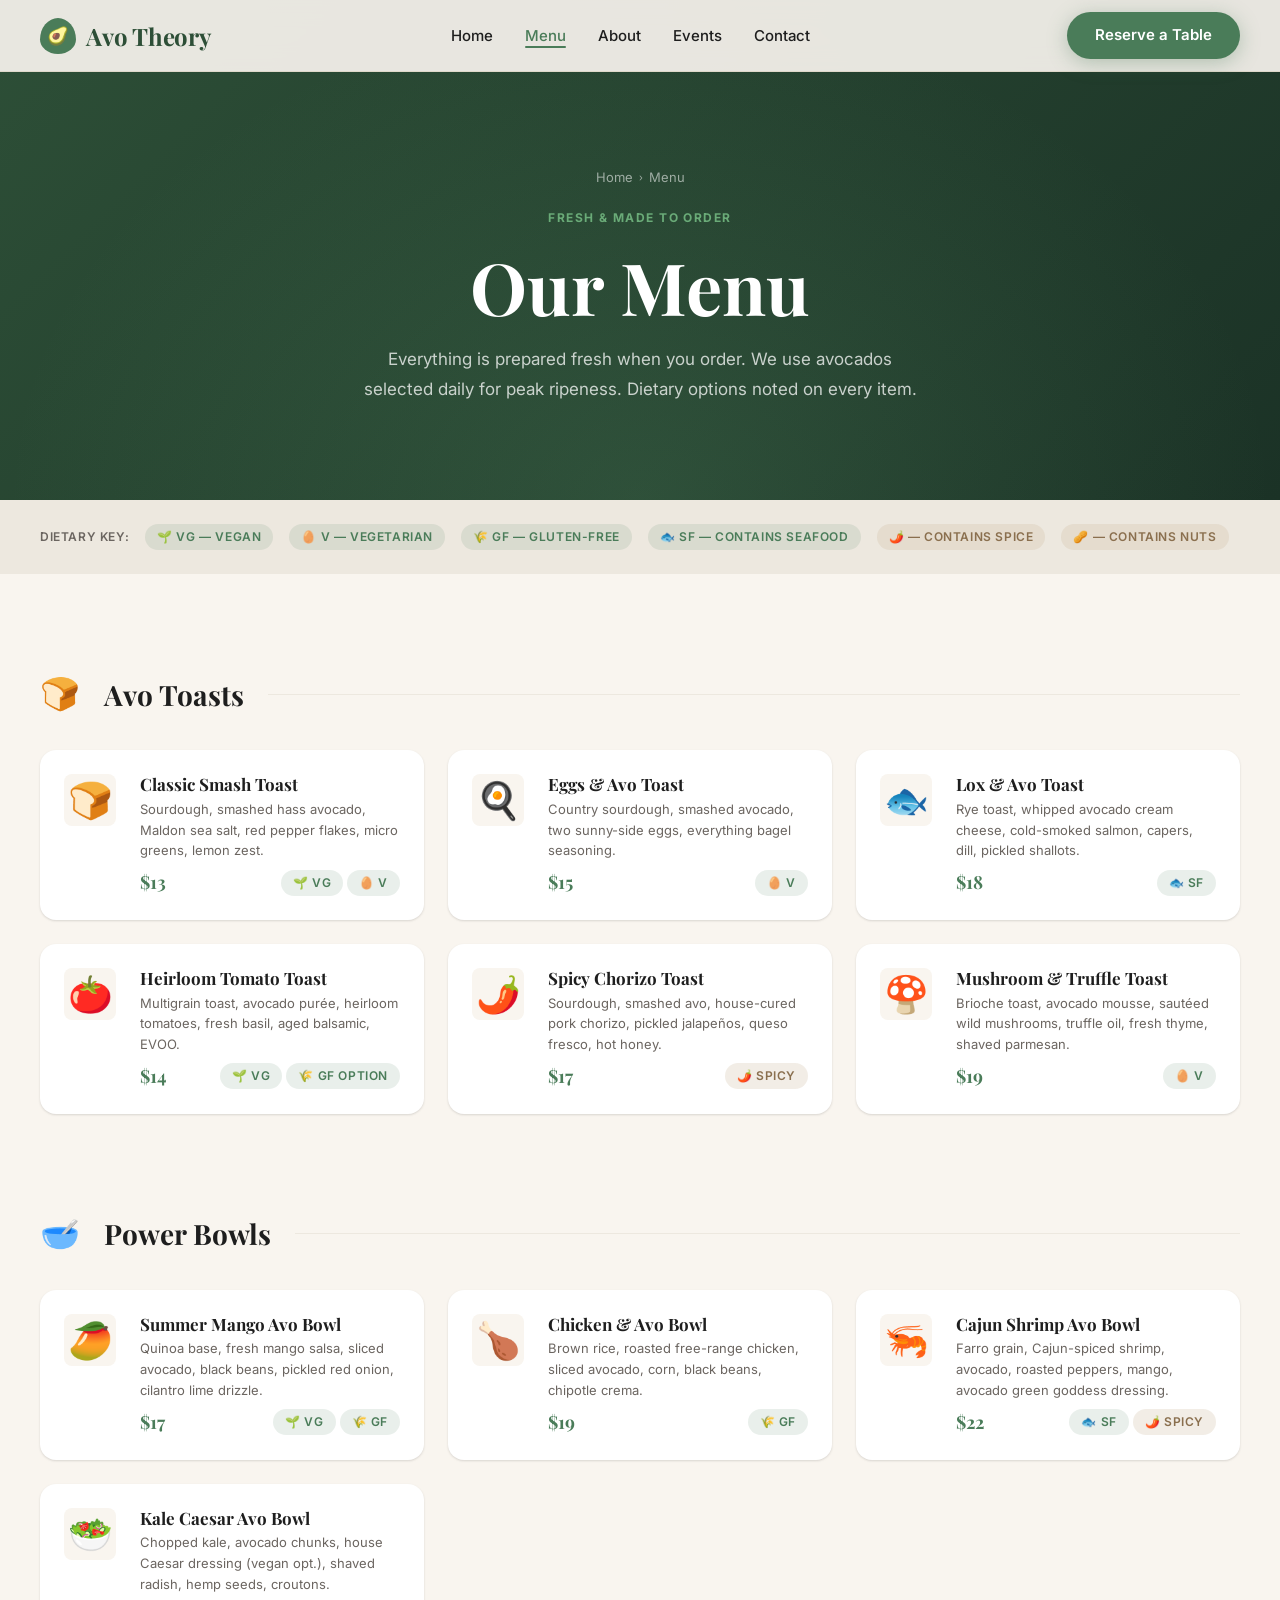
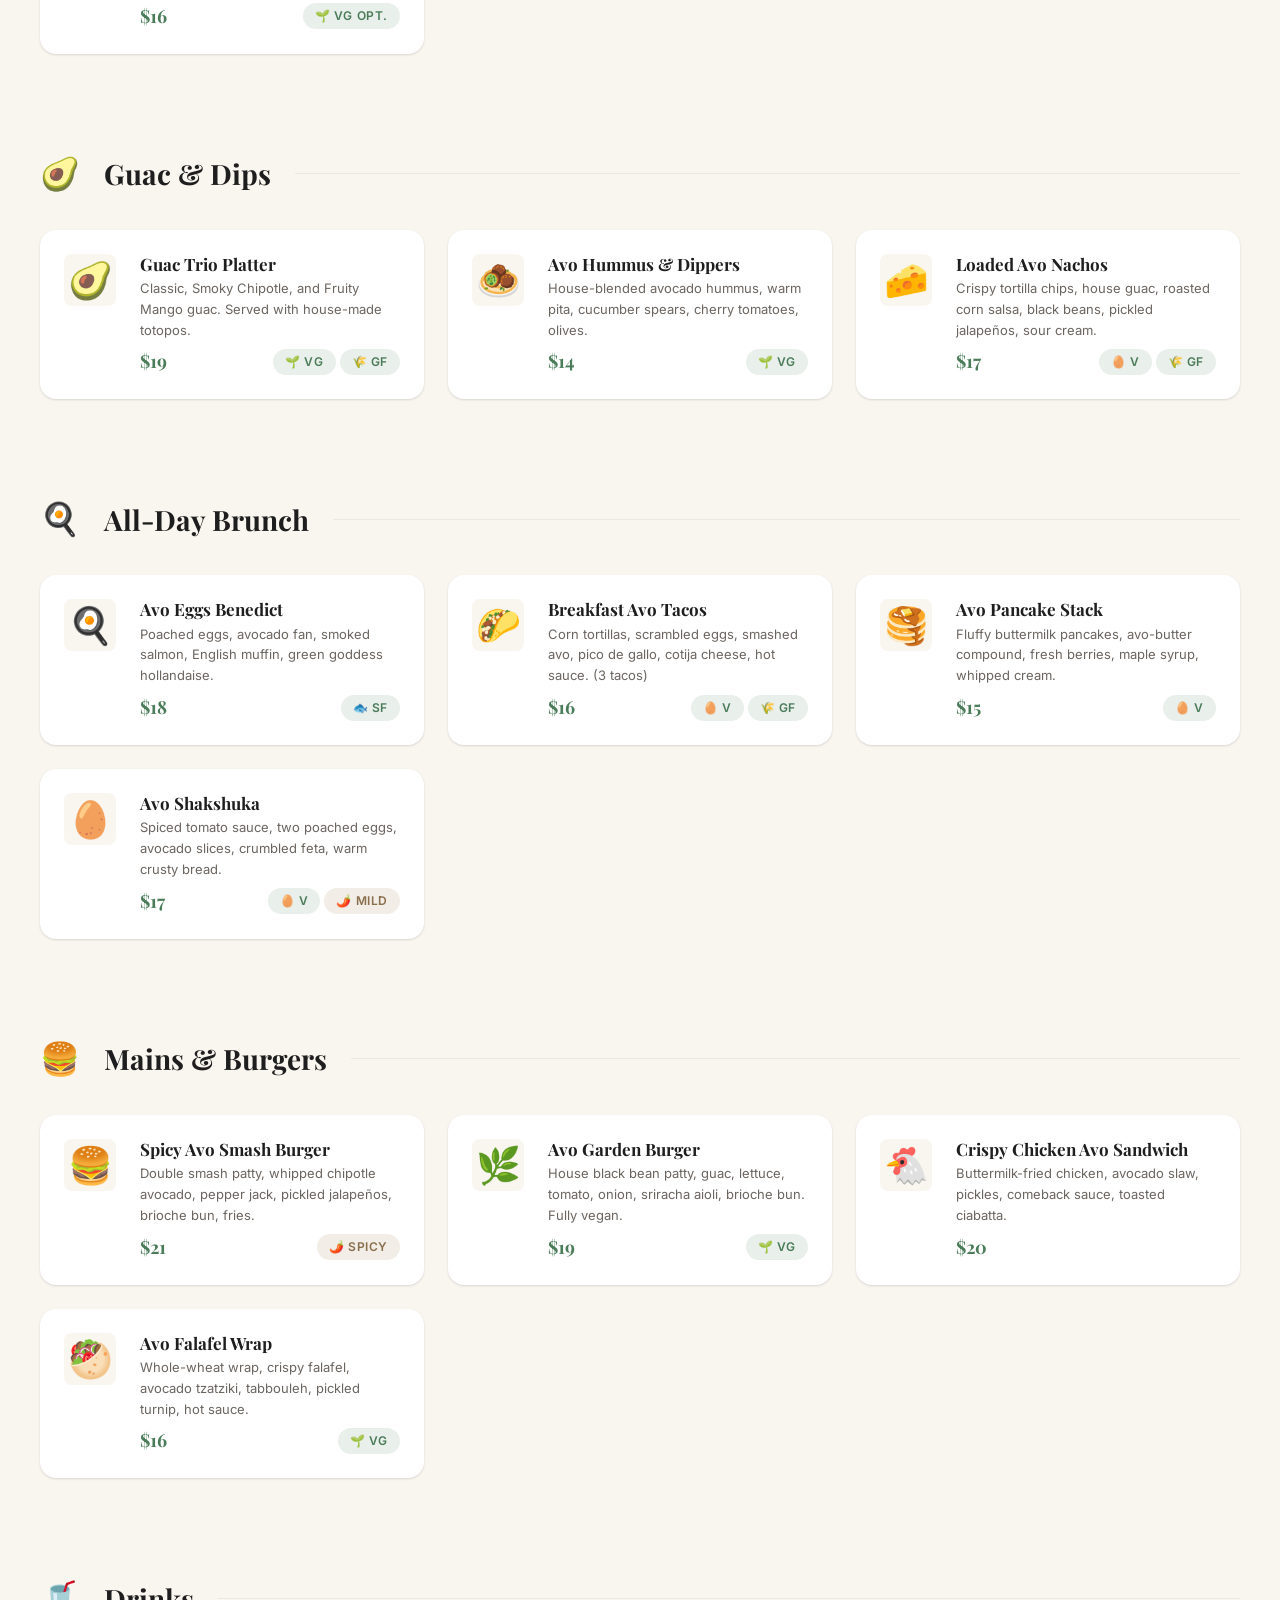
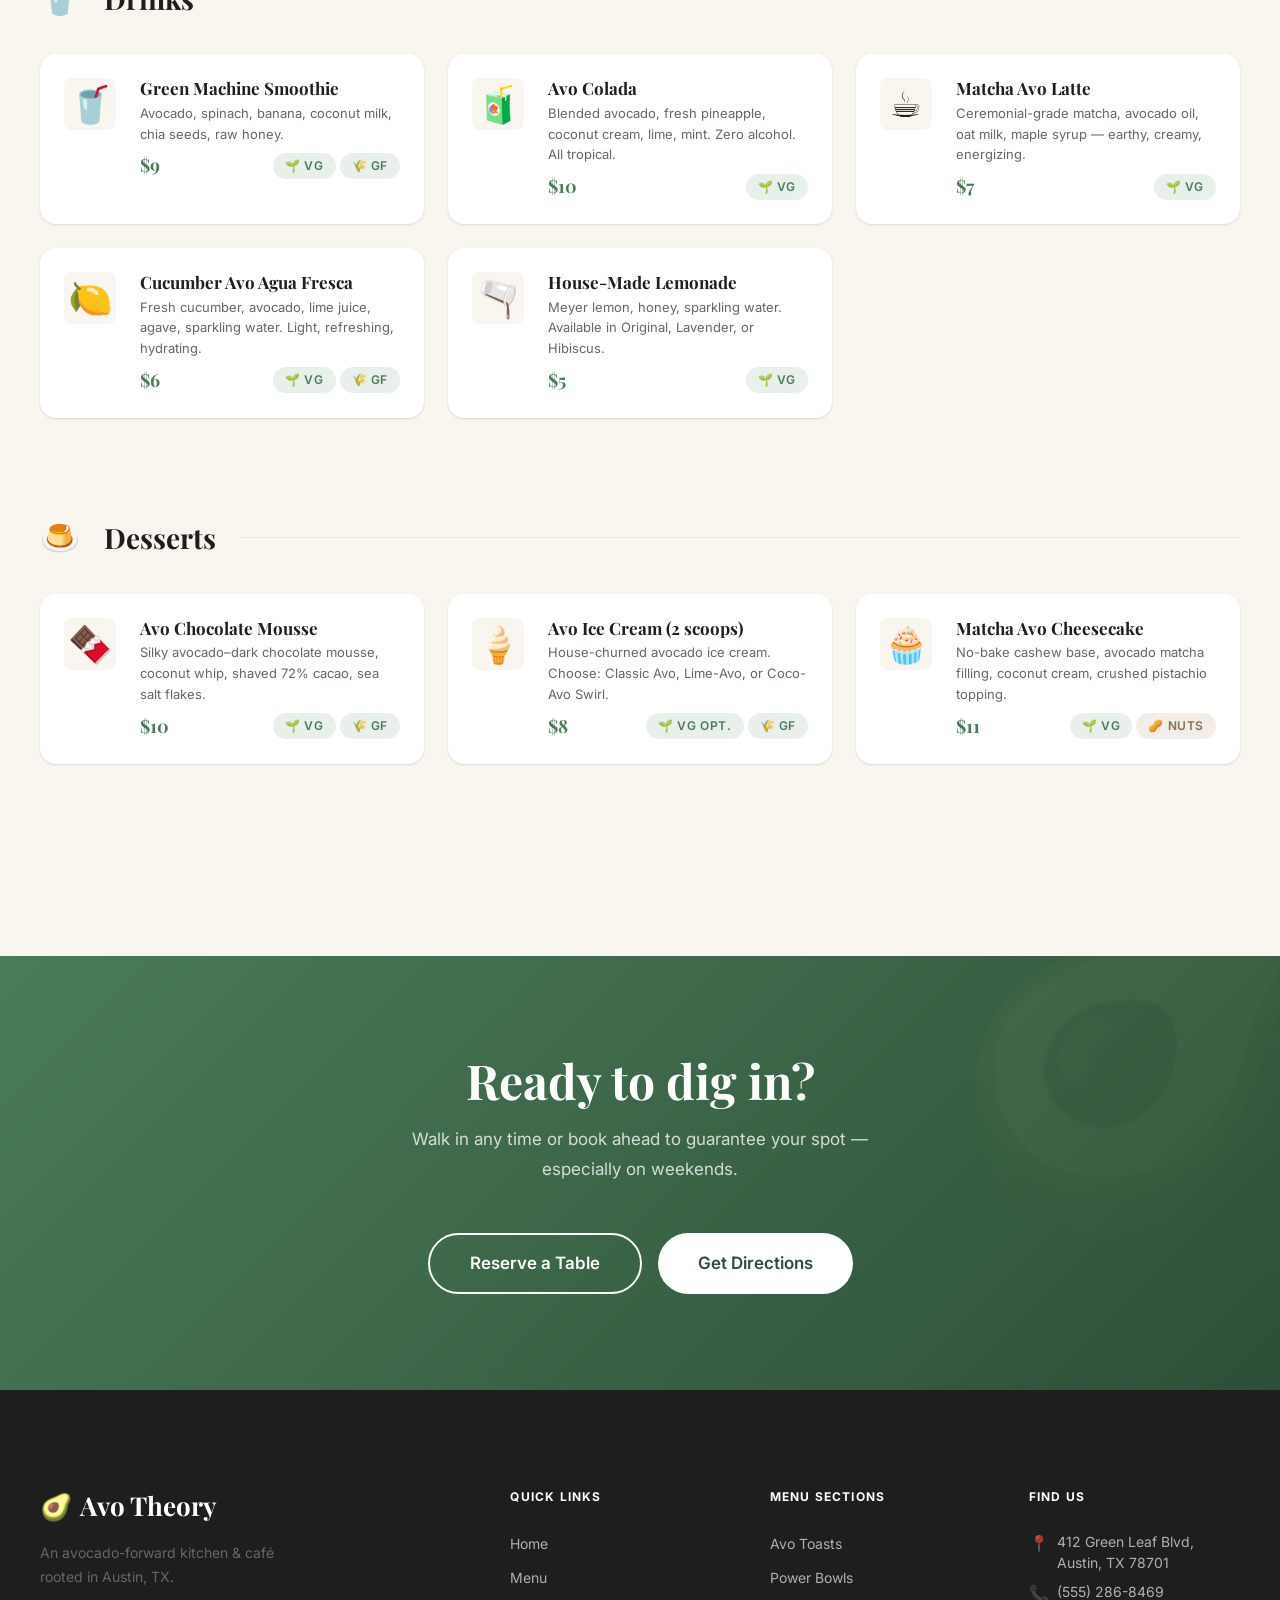
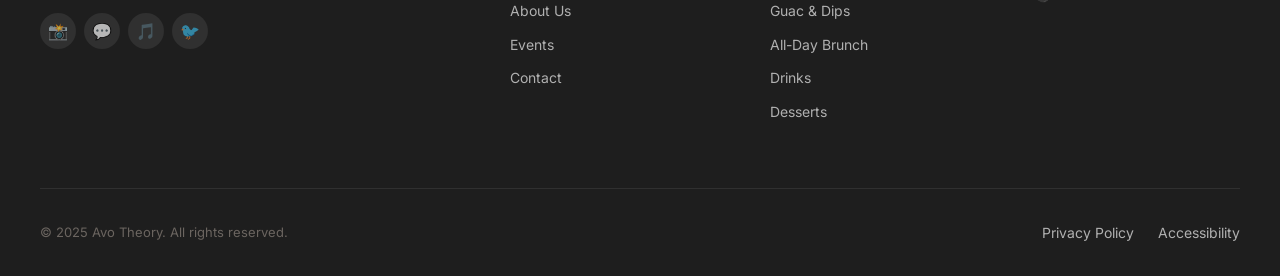
<file: menu.html>
<!DOCTYPE html>
<html lang="en">
<head>
  <meta charset="UTF-8" />
  <meta name="viewport" content="width=device-width, initial-scale=1.0" />
  <title>Menu — Avo Theory | Avocado-Forward Kitchen & Café</title>
  <meta name="description" content="Browse the full Avo Theory menu: signature avo toasts, power bowls, guac & dips, brunch plates, burgers, drinks, and desserts. Fresh, locally sourced, made to order." />

  <!-- Open Graph -->
  <meta property="og:type"        content="website" />
  <meta property="og:url"         content="https://avotheory.com/menu.html" />
  <meta property="og:title"       content="Menu — Avo Theory" />
  <meta property="og:description" content="Fresh avo toasts, bowls, guac, brunch, burgers & drinks. All made to order." />

  <!-- Fonts -->
  <link rel="preconnect" href="https://fonts.googleapis.com" />
  <link rel="preconnect" href="https://fonts.gstatic.com" crossorigin />
  <link href="https://fonts.googleapis.com/css2?family=Playfair+Display:ital,wght@0,700;1,700&family=Inter:wght@400;500;600;700&display=swap" rel="stylesheet" />

  <!-- Styles -->
  <link rel="stylesheet" href="css/reset.css" />
  <link rel="stylesheet" href="css/styles.css" />
</head>
<body>

  <a class="skip-link" href="#main-content">Skip to main content</a>

  <!-- ===================== HEADER ===================== -->
  <header class="site-header" id="site-header" role="banner">
    <nav class="nav container" aria-label="Main navigation">
      <a href="index.html" class="nav__logo" aria-label="Avo Theory — home">
        <div class="nav__logo-icon" aria-hidden="true">🥑</div>
        Avo Theory
      </a>
      <ul class="nav__links" role="list">
        <li><a href="index.html"   class="nav__link">Home</a></li>
        <li><a href="menu.html"    class="nav__link active" aria-current="page">Menu</a></li>
        <li><a href="about.html"   class="nav__link">About</a></li>
        <li><a href="events.html"  class="nav__link">Events</a></li>
        <li><a href="contact.html" class="nav__link">Contact</a></li>
      </ul>
      <a href="contact.html#reservation" class="btn btn--primary nav__cta">Reserve a Table</a>
      <button class="nav__hamburger" id="hamburger" aria-controls="mobile-nav" aria-expanded="false" aria-label="Open navigation menu">
        <span></span><span></span><span></span>
      </button>
    </nav>
  </header>

  <nav class="nav__mobile" id="mobile-nav" aria-label="Mobile navigation" aria-hidden="true">
    <a href="index.html"   class="nav__link">Home</a>
    <a href="menu.html"    class="nav__link active">Menu</a>
    <a href="about.html"   class="nav__link">About</a>
    <a href="events.html"  class="nav__link">Events</a>
    <a href="contact.html" class="nav__link">Contact</a>
    <a href="contact.html#reservation" class="btn btn--primary btn--large">Reserve a Table</a>
  </nav>

  <!-- ===================== MAIN ===================== -->
  <main id="main-content">

    <!-- PAGE HERO -->
    <section class="page-hero" aria-labelledby="page-title">
      <div class="container" style="position:relative; z-index:1;">
        <nav class="breadcrumb" aria-label="Breadcrumb">
          <a href="index.html">Home</a>
          <span class="breadcrumb__sep" aria-hidden="true">›</span>
          <span aria-current="page">Menu</span>
        </nav>
        <span class="section-label">Fresh &amp; Made to Order</span>
        <h1 id="page-title">Our Menu</h1>
        <p>Everything is prepared fresh when you order. We use avocados selected daily for peak ripeness. 
           Dietary options noted on every item.</p>
      </div>
    </section>

    <!-- DIETARY KEY -->
    <div class="section--alt" style="padding-block: var(--space-3);">
      <div class="container" style="display:flex; flex-wrap:wrap; gap:var(--space-2); align-items:center;">
        <strong style="font-size:.875rem; color:var(--color-text-muted); letter-spacing:.05em; text-transform:uppercase; font-size:.75rem;">Dietary Key:</strong>
        <span class="tag tag--green">🌱 VG — Vegan</span>
        <span class="tag tag--green">🥚 V — Vegetarian</span>
        <span class="tag tag--green">🌾 GF — Gluten-Free</span>
        <span class="tag tag--green">🐟 SF — Contains Seafood</span>
        <span class="tag tag--sand">🌶️ — Contains Spice</span>
        <span class="tag tag--sand">🥜 — Contains Nuts</span>
      </div>
    </div>

    <!-- MENU CONTENT -->
    <section class="section" id="menu-content" aria-label="Full menu">
      <div class="container">

        <!-- ── TOASTS ── -->
        <div class="menu-category" id="toasts">
          <div class="menu-category__header">
            <span class="menu-category__icon" aria-hidden="true">🍞</span>
            <h2 class="menu-category__title">Avo Toasts</h2>
            <div class="menu-category__line" aria-hidden="true"></div>
          </div>
          <ul class="menu-items-grid" role="list">

            <li class="menu-item">
              <div class="menu-item__emoji" aria-hidden="true">🍞</div>
              <div class="menu-item__info">
                <h3 class="menu-item__name">Classic Smash Toast</h3>
                <p class="menu-item__desc">Sourdough, smashed hass avocado, Maldon sea salt, red pepper flakes, micro greens, lemon zest.</p>
                <div class="menu-item__footer">
                  <span class="menu-item__price">$13</span>
                  <div class="menu-item__tags">
                    <span class="tag tag--green">🌱 VG</span>
                    <span class="tag tag--green">🥚 V</span>
                  </div>
                </div>
              </div>
            </li>

            <li class="menu-item">
              <div class="menu-item__emoji" aria-hidden="true">🍳</div>
              <div class="menu-item__info">
                <h3 class="menu-item__name">Eggs &amp; Avo Toast</h3>
                <p class="menu-item__desc">Country sourdough, smashed avocado, two sunny-side eggs, everything bagel seasoning.</p>
                <div class="menu-item__footer">
                  <span class="menu-item__price">$15</span>
                  <div class="menu-item__tags">
                    <span class="tag tag--green">🥚 V</span>
                  </div>
                </div>
              </div>
            </li>

            <li class="menu-item">
              <div class="menu-item__emoji" aria-hidden="true">🐟</div>
              <div class="menu-item__info">
                <h3 class="menu-item__name">Lox &amp; Avo Toast</h3>
                <p class="menu-item__desc">Rye toast, whipped avocado cream cheese, cold-smoked salmon, capers, dill, pickled shallots.</p>
                <div class="menu-item__footer">
                  <span class="menu-item__price">$18</span>
                  <div class="menu-item__tags">
                    <span class="tag tag--green">🐟 SF</span>
                  </div>
                </div>
              </div>
            </li>

            <li class="menu-item">
              <div class="menu-item__emoji" aria-hidden="true">🍅</div>
              <div class="menu-item__info">
                <h3 class="menu-item__name">Heirloom Tomato Toast</h3>
                <p class="menu-item__desc">Multigrain toast, avocado purée, heirloom tomatoes, fresh basil, aged balsamic, EVOO.</p>
                <div class="menu-item__footer">
                  <span class="menu-item__price">$14</span>
                  <div class="menu-item__tags">
                    <span class="tag tag--green">🌱 VG</span>
                    <span class="tag tag--green">🌾 GF option</span>
                  </div>
                </div>
              </div>
            </li>

            <li class="menu-item">
              <div class="menu-item__emoji" aria-hidden="true">🌶️</div>
              <div class="menu-item__info">
                <h3 class="menu-item__name">Spicy Chorizo Toast</h3>
                <p class="menu-item__desc">Sourdough, smashed avo, house-cured pork chorizo, pickled jalapeños, queso fresco, hot honey.</p>
                <div class="menu-item__footer">
                  <span class="menu-item__price">$17</span>
                  <div class="menu-item__tags">
                    <span class="tag tag--sand">🌶️ Spicy</span>
                  </div>
                </div>
              </div>
            </li>

            <li class="menu-item">
              <div class="menu-item__emoji" aria-hidden="true">🍄</div>
              <div class="menu-item__info">
                <h3 class="menu-item__name">Mushroom &amp; Truffle Toast</h3>
                <p class="menu-item__desc">Brioche toast, avocado mousse, sautéed wild mushrooms, truffle oil, fresh thyme, shaved parmesan.</p>
                <div class="menu-item__footer">
                  <span class="menu-item__price">$19</span>
                  <div class="menu-item__tags">
                    <span class="tag tag--green">🥚 V</span>
                  </div>
                </div>
              </div>
            </li>

          </ul>
        </div><!-- /toasts -->

        <!-- ── BOWLS ── -->
        <div class="menu-category" id="bowls">
          <div class="menu-category__header">
            <span class="menu-category__icon" aria-hidden="true">🥣</span>
            <h2 class="menu-category__title">Power Bowls</h2>
            <div class="menu-category__line" aria-hidden="true"></div>
          </div>
          <ul class="menu-items-grid" role="list">

            <li class="menu-item">
              <div class="menu-item__emoji" aria-hidden="true">🥭</div>
              <div class="menu-item__info">
                <h3 class="menu-item__name">Summer Mango Avo Bowl</h3>
                <p class="menu-item__desc">Quinoa base, fresh mango salsa, sliced avocado, black beans, pickled red onion, cilantro lime drizzle.</p>
                <div class="menu-item__footer">
                  <span class="menu-item__price">$17</span>
                  <div class="menu-item__tags">
                    <span class="tag tag--green">🌱 VG</span>
                    <span class="tag tag--green">🌾 GF</span>
                  </div>
                </div>
              </div>
            </li>

            <li class="menu-item">
              <div class="menu-item__emoji" aria-hidden="true">🍗</div>
              <div class="menu-item__info">
                <h3 class="menu-item__name">Chicken &amp; Avo Bowl</h3>
                <p class="menu-item__desc">Brown rice, roasted free-range chicken, sliced avocado, corn, black beans, chipotle crema.</p>
                <div class="menu-item__footer">
                  <span class="menu-item__price">$19</span>
                  <div class="menu-item__tags">
                    <span class="tag tag--green">🌾 GF</span>
                  </div>
                </div>
              </div>
            </li>

            <li class="menu-item">
              <div class="menu-item__emoji" aria-hidden="true">🦐</div>
              <div class="menu-item__info">
                <h3 class="menu-item__name">Cajun Shrimp Avo Bowl</h3>
                <p class="menu-item__desc">Farro grain, Cajun-spiced shrimp, avocado, roasted peppers, mango, avocado green goddess dressing.</p>
                <div class="menu-item__footer">
                  <span class="menu-item__price">$22</span>
                  <div class="menu-item__tags">
                    <span class="tag tag--green">🐟 SF</span>
                    <span class="tag tag--sand">🌶️ Spicy</span>
                  </div>
                </div>
              </div>
            </li>

            <li class="menu-item">
              <div class="menu-item__emoji" aria-hidden="true">🥗</div>
              <div class="menu-item__info">
                <h3 class="menu-item__name">Kale Caesar Avo Bowl</h3>
                <p class="menu-item__desc">Chopped kale, avocado chunks, house Caesar dressing (vegan opt.), shaved radish, hemp seeds, croutons.</p>
                <div class="menu-item__footer">
                  <span class="menu-item__price">$16</span>
                  <div class="menu-item__tags">
                    <span class="tag tag--green">🌱 VG opt.</span>
                  </div>
                </div>
              </div>
            </li>

          </ul>
        </div><!-- /bowls -->

        <!-- ── GUAC & DIPS ── -->
        <div class="menu-category" id="guac">
          <div class="menu-category__header">
            <span class="menu-category__icon" aria-hidden="true">🥑</span>
            <h2 class="menu-category__title">Guac &amp; Dips</h2>
            <div class="menu-category__line" aria-hidden="true"></div>
          </div>
          <ul class="menu-items-grid" role="list">

            <li class="menu-item">
              <div class="menu-item__emoji" aria-hidden="true">🥑</div>
              <div class="menu-item__info">
                <h3 class="menu-item__name">Guac Trio Platter</h3>
                <p class="menu-item__desc">Classic, Smoky Chipotle, and Fruity Mango guac. Served with house-made totopos.</p>
                <div class="menu-item__footer">
                  <span class="menu-item__price">$19</span>
                  <div class="menu-item__tags">
                    <span class="tag tag--green">🌱 VG</span>
                    <span class="tag tag--green">🌾 GF</span>
                  </div>
                </div>
              </div>
            </li>

            <li class="menu-item">
              <div class="menu-item__emoji" aria-hidden="true">🧆</div>
              <div class="menu-item__info">
                <h3 class="menu-item__name">Avo Hummus &amp; Dippers</h3>
                <p class="menu-item__desc">House-blended avocado hummus, warm pita, cucumber spears, cherry tomatoes, olives.</p>
                <div class="menu-item__footer">
                  <span class="menu-item__price">$14</span>
                  <div class="menu-item__tags">
                    <span class="tag tag--green">🌱 VG</span>
                  </div>
                </div>
              </div>
            </li>

            <li class="menu-item">
              <div class="menu-item__emoji" aria-hidden="true">🧀</div>
              <div class="menu-item__info">
                <h3 class="menu-item__name">Loaded Avo Nachos</h3>
                <p class="menu-item__desc">Crispy tortilla chips, house guac, roasted corn salsa, black beans, pickled jalapeños, sour cream.</p>
                <div class="menu-item__footer">
                  <span class="menu-item__price">$17</span>
                  <div class="menu-item__tags">
                    <span class="tag tag--green">🥚 V</span>
                    <span class="tag tag--green">🌾 GF</span>
                  </div>
                </div>
              </div>
            </li>

          </ul>
        </div><!-- /guac -->

        <!-- ── BRUNCH ── -->
        <div class="menu-category" id="brunch">
          <div class="menu-category__header">
            <span class="menu-category__icon" aria-hidden="true">🍳</span>
            <h2 class="menu-category__title">All-Day Brunch</h2>
            <div class="menu-category__line" aria-hidden="true"></div>
          </div>
          <ul class="menu-items-grid" role="list">

            <li class="menu-item">
              <div class="menu-item__emoji" aria-hidden="true">🍳</div>
              <div class="menu-item__info">
                <h3 class="menu-item__name">Avo Eggs Benedict</h3>
                <p class="menu-item__desc">Poached eggs, avocado fan, smoked salmon, English muffin, green goddess hollandaise.</p>
                <div class="menu-item__footer">
                  <span class="menu-item__price">$18</span>
                  <div class="menu-item__tags">
                    <span class="tag tag--green">🐟 SF</span>
                  </div>
                </div>
              </div>
            </li>

            <li class="menu-item">
              <div class="menu-item__emoji" aria-hidden="true">🌮</div>
              <div class="menu-item__info">
                <h3 class="menu-item__name">Breakfast Avo Tacos</h3>
                <p class="menu-item__desc">Corn tortillas, scrambled eggs, smashed avo, pico de gallo, cotija cheese, hot sauce. (3 tacos)</p>
                <div class="menu-item__footer">
                  <span class="menu-item__price">$16</span>
                  <div class="menu-item__tags">
                    <span class="tag tag--green">🥚 V</span>
                    <span class="tag tag--green">🌾 GF</span>
                  </div>
                </div>
              </div>
            </li>

            <li class="menu-item">
              <div class="menu-item__emoji" aria-hidden="true">🥞</div>
              <div class="menu-item__info">
                <h3 class="menu-item__name">Avo Pancake Stack</h3>
                <p class="menu-item__desc">Fluffy buttermilk pancakes, avo-butter compound, fresh berries, maple syrup, whipped cream.</p>
                <div class="menu-item__footer">
                  <span class="menu-item__price">$15</span>
                  <div class="menu-item__tags">
                    <span class="tag tag--green">🥚 V</span>
                  </div>
                </div>
              </div>
            </li>

            <li class="menu-item">
              <div class="menu-item__emoji" aria-hidden="true">🥚</div>
              <div class="menu-item__info">
                <h3 class="menu-item__name">Avo Shakshuka</h3>
                <p class="menu-item__desc">Spiced tomato sauce, two poached eggs, avocado slices, crumbled feta, warm crusty bread.</p>
                <div class="menu-item__footer">
                  <span class="menu-item__price">$17</span>
                  <div class="menu-item__tags">
                    <span class="tag tag--green">🥚 V</span>
                    <span class="tag tag--sand">🌶️ Mild</span>
                  </div>
                </div>
              </div>
            </li>

          </ul>
        </div><!-- /brunch -->

        <!-- ── MAINS & BURGERS ── -->
        <div class="menu-category" id="mains">
          <div class="menu-category__header">
            <span class="menu-category__icon" aria-hidden="true">🍔</span>
            <h2 class="menu-category__title">Mains &amp; Burgers</h2>
            <div class="menu-category__line" aria-hidden="true"></div>
          </div>
          <ul class="menu-items-grid" role="list">

            <li class="menu-item">
              <div class="menu-item__emoji" aria-hidden="true">🍔</div>
              <div class="menu-item__info">
                <h3 class="menu-item__name">Spicy Avo Smash Burger</h3>
                <p class="menu-item__desc">Double smash patty, whipped chipotle avocado, pepper jack, pickled jalapeños, brioche bun, fries.</p>
                <div class="menu-item__footer">
                  <span class="menu-item__price">$21</span>
                  <div class="menu-item__tags">
                    <span class="tag tag--sand">🌶️ Spicy</span>
                  </div>
                </div>
              </div>
            </li>

            <li class="menu-item">
              <div class="menu-item__emoji" aria-hidden="true">🌿</div>
              <div class="menu-item__info">
                <h3 class="menu-item__name">Avo Garden Burger</h3>
                <p class="menu-item__desc">House black bean patty, guac, lettuce, tomato, onion, sriracha aioli, brioche bun. Fully vegan.</p>
                <div class="menu-item__footer">
                  <span class="menu-item__price">$19</span>
                  <div class="menu-item__tags">
                    <span class="tag tag--green">🌱 VG</span>
                  </div>
                </div>
              </div>
            </li>

            <li class="menu-item">
              <div class="menu-item__emoji" aria-hidden="true">🐔</div>
              <div class="menu-item__info">
                <h3 class="menu-item__name">Crispy Chicken Avo Sandwich</h3>
                <p class="menu-item__desc">Buttermilk-fried chicken, avocado slaw, pickles, comeback sauce, toasted ciabatta.</p>
                <div class="menu-item__footer">
                  <span class="menu-item__price">$20</span>
                  <div class="menu-item__tags"></div>
                </div>
              </div>
            </li>

            <li class="menu-item">
              <div class="menu-item__emoji" aria-hidden="true">🥙</div>
              <div class="menu-item__info">
                <h3 class="menu-item__name">Avo Falafel Wrap</h3>
                <p class="menu-item__desc">Whole-wheat wrap, crispy falafel, avocado tzatziki, tabbouleh, pickled turnip, hot sauce.</p>
                <div class="menu-item__footer">
                  <span class="menu-item__price">$16</span>
                  <div class="menu-item__tags">
                    <span class="tag tag--green">🌱 VG</span>
                  </div>
                </div>
              </div>
            </li>

          </ul>
        </div><!-- /mains -->

        <!-- ── DRINKS ── -->
        <div class="menu-category" id="drinks">
          <div class="menu-category__header">
            <span class="menu-category__icon" aria-hidden="true">🥤</span>
            <h2 class="menu-category__title">Drinks</h2>
            <div class="menu-category__line" aria-hidden="true"></div>
          </div>
          <ul class="menu-items-grid" role="list">

            <li class="menu-item">
              <div class="menu-item__emoji" aria-hidden="true">🥤</div>
              <div class="menu-item__info">
                <h3 class="menu-item__name">Green Machine Smoothie</h3>
                <p class="menu-item__desc">Avocado, spinach, banana, coconut milk, chia seeds, raw honey.</p>
                <div class="menu-item__footer">
                  <span class="menu-item__price">$9</span>
                  <div class="menu-item__tags">
                    <span class="tag tag--green">🌱 VG</span>
                    <span class="tag tag--green">🌾 GF</span>
                  </div>
                </div>
              </div>
            </li>

            <li class="menu-item">
              <div class="menu-item__emoji" aria-hidden="true">🧃</div>
              <div class="menu-item__info">
                <h3 class="menu-item__name">Avo Colada</h3>
                <p class="menu-item__desc">Blended avocado, fresh pineapple, coconut cream, lime, mint. Zero alcohol. All tropical.</p>
                <div class="menu-item__footer">
                  <span class="menu-item__price">$10</span>
                  <div class="menu-item__tags">
                    <span class="tag tag--green">🌱 VG</span>
                  </div>
                </div>
              </div>
            </li>

            <li class="menu-item">
              <div class="menu-item__emoji" aria-hidden="true">☕</div>
              <div class="menu-item__info">
                <h3 class="menu-item__name">Matcha Avo Latte</h3>
                <p class="menu-item__desc">Ceremonial-grade matcha, avocado oil, oat milk, maple syrup — earthy, creamy, energizing.</p>
                <div class="menu-item__footer">
                  <span class="menu-item__price">$7</span>
                  <div class="menu-item__tags">
                    <span class="tag tag--green">🌱 VG</span>
                  </div>
                </div>
              </div>
            </li>

            <li class="menu-item">
              <div class="menu-item__emoji" aria-hidden="true">🍋</div>
              <div class="menu-item__info">
                <h3 class="menu-item__name">Cucumber Avo Agua Fresca</h3>
                <p class="menu-item__desc">Fresh cucumber, avocado, lime juice, agave, sparkling water. Light, refreshing, hydrating.</p>
                <div class="menu-item__footer">
                  <span class="menu-item__price">$6</span>
                  <div class="menu-item__tags">
                    <span class="tag tag--green">🌱 VG</span>
                    <span class="tag tag--green">🌾 GF</span>
                  </div>
                </div>
              </div>
            </li>

            <li class="menu-item">
              <div class="menu-item__emoji" aria-hidden="true">🫗</div>
              <div class="menu-item__info">
                <h3 class="menu-item__name">House-Made Lemonade</h3>
                <p class="menu-item__desc">Meyer lemon, honey, sparkling water. Available in Original, Lavender, or Hibiscus.</p>
                <div class="menu-item__footer">
                  <span class="menu-item__price">$5</span>
                  <div class="menu-item__tags">
                    <span class="tag tag--green">🌱 VG</span>
                  </div>
                </div>
              </div>
            </li>

          </ul>
        </div><!-- /drinks -->

        <!-- ── DESSERTS ── -->
        <div class="menu-category" id="desserts">
          <div class="menu-category__header">
            <span class="menu-category__icon" aria-hidden="true">🍮</span>
            <h2 class="menu-category__title">Desserts</h2>
            <div class="menu-category__line" aria-hidden="true"></div>
          </div>
          <ul class="menu-items-grid" role="list">

            <li class="menu-item">
              <div class="menu-item__emoji" aria-hidden="true">🍫</div>
              <div class="menu-item__info">
                <h3 class="menu-item__name">Avo Chocolate Mousse</h3>
                <p class="menu-item__desc">Silky avocado–dark chocolate mousse, coconut whip, shaved 72% cacao, sea salt flakes.</p>
                <div class="menu-item__footer">
                  <span class="menu-item__price">$10</span>
                  <div class="menu-item__tags">
                    <span class="tag tag--green">🌱 VG</span>
                    <span class="tag tag--green">🌾 GF</span>
                  </div>
                </div>
              </div>
            </li>

            <li class="menu-item">
              <div class="menu-item__emoji" aria-hidden="true">🍦</div>
              <div class="menu-item__info">
                <h3 class="menu-item__name">Avo Ice Cream (2 scoops)</h3>
                <p class="menu-item__desc">House-churned avocado ice cream. Choose: Classic Avo, Lime-Avo, or Coco-Avo Swirl.</p>
                <div class="menu-item__footer">
                  <span class="menu-item__price">$8</span>
                  <div class="menu-item__tags">
                    <span class="tag tag--green">🌱 VG opt.</span>
                    <span class="tag tag--green">🌾 GF</span>
                  </div>
                </div>
              </div>
            </li>

            <li class="menu-item">
              <div class="menu-item__emoji" aria-hidden="true">🧁</div>
              <div class="menu-item__info">
                <h3 class="menu-item__name">Matcha Avo Cheesecake</h3>
                <p class="menu-item__desc">No-bake cashew base, avocado matcha filling, coconut cream, crushed pistachio topping.</p>
                <div class="menu-item__footer">
                  <span class="menu-item__price">$11</span>
                  <div class="menu-item__tags">
                    <span class="tag tag--green">🌱 VG</span>
                    <span class="tag tag--sand">🥜 Nuts</span>
                  </div>
                </div>
              </div>
            </li>

          </ul>
        </div><!-- /desserts -->

      </div><!-- /container -->
    </section>

    <!-- CTA -->
    <section class="cta-banner" aria-labelledby="menu-cta-heading">
      <div class="container" style="position:relative; z-index:1;">
        <h2 id="menu-cta-heading">Ready to dig in?</h2>
        <p>Walk in any time or book ahead to guarantee your spot — especially on weekends.</p>
        <div class="btn-group">
          <a href="contact.html#reservation" class="btn btn--outline-white btn--large">Reserve a Table</a>
          <a href="contact.html" class="btn btn--large" style="background:var(--color-white); color:var(--color-avocado-dark);">Get Directions</a>
        </div>
      </div>
    </section>

  </main>

  <!-- ===================== FOOTER ===================== -->
  <footer class="site-footer" role="contentinfo">
    <div class="container">
      <div class="footer__grid">
        <div>
          <div class="footer__brand-logo"><span aria-hidden="true">🥑</span> Avo Theory</div>
          <p class="footer__brand-desc">An avocado-forward kitchen &amp; café rooted in Austin, TX.</p>
          <div class="footer__social" aria-label="Social media links">
            <a href="#" class="footer__social-link" aria-label="Instagram">📸</a>
            <a href="#" class="footer__social-link" aria-label="Facebook">💬</a>
            <a href="#" class="footer__social-link" aria-label="TikTok">🎵</a>
            <a href="#" class="footer__social-link" aria-label="Twitter / X">🐦</a>
          </div>
        </div>
        <nav aria-label="Footer — Quick links">
          <p class="footer__col-title">Quick Links</p>
          <ul class="footer__links" role="list">
            <li><a href="index.html"   class="footer__link">Home</a></li>
            <li><a href="menu.html"    class="footer__link">Menu</a></li>
            <li><a href="about.html"   class="footer__link">About Us</a></li>
            <li><a href="events.html"  class="footer__link">Events</a></li>
            <li><a href="contact.html" class="footer__link">Contact</a></li>
          </ul>
        </nav>
        <nav aria-label="Footer — Menu sections">
          <p class="footer__col-title">Menu Sections</p>
          <ul class="footer__links" role="list">
            <li><a href="#toasts"   class="footer__link">Avo Toasts</a></li>
            <li><a href="#bowls"    class="footer__link">Power Bowls</a></li>
            <li><a href="#guac"     class="footer__link">Guac &amp; Dips</a></li>
            <li><a href="#brunch"   class="footer__link">All-Day Brunch</a></li>
            <li><a href="#drinks"   class="footer__link">Drinks</a></li>
            <li><a href="#desserts" class="footer__link">Desserts</a></li>
          </ul>
        </nav>
        <div>
          <p class="footer__col-title">Find Us</p>
          <div class="footer__contact-item">
            <span class="footer__contact-icon" aria-hidden="true">📍</span>
            <address style="font-style:normal;">412 Green Leaf Blvd, Austin, TX 78701</address>
          </div>
          <div class="footer__contact-item">
            <span class="footer__contact-icon" aria-hidden="true">📞</span>
            <a href="tel:+15552868469" class="footer__link">(555) 286-8469</a>
          </div>
        </div>
      </div>
      <div class="footer__bottom">
        <p>© 2025 Avo Theory. All rights reserved.</p>
        <div style="display:flex; gap:var(--space-3);">
          <a href="#" class="footer__link">Privacy Policy</a>
          <a href="#" class="footer__link">Accessibility</a>
        </div>
      </div>
    </div>
  </footer>

  <script>
    const header = document.getElementById('site-header');
    window.addEventListener('scroll', () => {
      header.classList.toggle('scrolled', window.scrollY > 10);
    }, { passive: true });

    const hamburger = document.getElementById('hamburger');
    const mobileNav = document.getElementById('mobile-nav');
    hamburger.addEventListener('click', () => {
      const isOpen = hamburger.getAttribute('aria-expanded') === 'true';
      hamburger.setAttribute('aria-expanded', String(!isOpen));
      mobileNav.classList.toggle('open', !isOpen);
      mobileNav.setAttribute('aria-hidden', String(isOpen));
      document.body.style.overflow = isOpen ? '' : 'hidden';
    });
    mobileNav.querySelectorAll('a').forEach(link => {
      link.addEventListener('click', () => {
        hamburger.setAttribute('aria-expanded', 'false');
        mobileNav.classList.remove('open');
        mobileNav.setAttribute('aria-hidden', 'true');
        document.body.style.overflow = '';
      });
    });
  </script>
</body>
</html>
</file>
<file: css/styles.css>
/* =========================================================
   Avo Theory — Main Stylesheet  (v3)
   Modern, responsive, mobile-first
   ========================================================= */

/* ---------------------------------------------------------
   1. Custom Properties (Design Tokens)
   --------------------------------------------------------- */
:root {
  /* Brand Colors */
  --color-avocado:       #4a7c59;   /* deep avocado green */
  --color-avocado-light: #6aab78;   /* lighter green accent */
  --color-avocado-dark:  #2d4f37;   /* dark forest green */
  --color-cream:         #f9f5ef;   /* warm off-white background */
  --color-cream-dark:    #ede8df;   /* slightly darker cream */
  --color-sand:          #c9b99a;   /* warm tan / avo pit */
  --color-charcoal:      #1e1e1e;   /* near-black text */
  --color-text-muted:    #6b6560;   /* secondary text */
  --color-white:         #ffffff;
  --color-overlay:       rgba(30, 30, 30, 0.52);

  /* Typography */
  --font-display:  'Playfair Display', Georgia, serif;
  --font-body:     'Inter', system-ui, -apple-system, sans-serif;

  /* Spacing scale (8px base) */
  --space-1:  0.5rem;   /*  8px */
  --space-2:  1rem;     /* 16px */
  --space-3:  1.5rem;   /* 24px */
  --space-4:  2rem;     /* 32px */
  --space-5:  3rem;     /* 48px */
  --space-6:  4rem;     /* 64px */
  --space-7:  6rem;     /* 96px */
  --space-8:  8rem;     /* 128px */

  /* Border radius */
  --radius-sm:   4px;
  --radius-md:   8px;
  --radius-lg:   16px;
  --radius-xl:   32px;
  --radius-full: 9999px;

  /* Shadows */
  --shadow-sm:  0 1px 3px rgba(0,0,0,.08), 0 1px 2px rgba(0,0,0,.06);
  --shadow-md:  0 4px 16px rgba(0,0,0,.10);
  --shadow-lg:  0 12px 40px rgba(0,0,0,.14);

  /* Transitions */
  --transition-fast:   150ms ease;
  --transition-base:   250ms ease;
  --transition-slow:   400ms ease;

  /* Layout */
  --max-width:     1200px;
  --header-height: 72px;
}

/* ---------------------------------------------------------
   2. Base Styles
   --------------------------------------------------------- */
html { scroll-padding-top: var(--header-height); }

body {
  font-family: var(--font-body);
  font-size: clamp(0.9375rem, 1vw + 0.5rem, 1.0625rem);
  color: var(--color-charcoal);
  background-color: var(--color-cream);
}

h1, h2, h3, h4, h5, h6 {
  font-family: var(--font-display);
  font-weight: 700;
  line-height: 1.2;
  color: var(--color-charcoal);
}

h1 { font-size: clamp(2.25rem, 5vw + 1rem, 4.5rem); }
h2 { font-size: clamp(1.75rem, 3vw + 0.75rem, 3rem); }
h3 { font-size: clamp(1.25rem, 2vw + 0.5rem, 1.875rem); }
h4 { font-size: clamp(1.0625rem, 1.5vw + 0.4rem, 1.375rem); }

p { line-height: 1.75; color: var(--color-text-muted); }

strong { font-weight: 600; color: var(--color-charcoal); }

/* ---------------------------------------------------------
   3. Skip-to-content
   --------------------------------------------------------- */
.skip-link {
  position: absolute;
  top: -100%;
  left: 1rem;
  background: var(--color-avocado);
  color: var(--color-white);
  padding: var(--space-1) var(--space-2);
  border-radius: var(--radius-md);
  font-weight: 600;
  z-index: 9999;
  transition: top var(--transition-fast);
}
.skip-link:focus { top: 1rem; }

/* ---------------------------------------------------------
   4. Utility Classes
   --------------------------------------------------------- */
.container {
  width: min(var(--max-width), 100% - 2 * var(--space-3));
  margin-inline: auto;
}

.section {
  padding-block: var(--space-7);
}

.section--alt {
  background-color: var(--color-cream-dark);
}

.section--dark {
  background-color: var(--color-avocado-dark);
  color: var(--color-white);
}
.section--dark h2,
.section--dark h3,
.section--dark h4 { color: var(--color-white); }
.section--dark p { color: rgba(255,255,255,.75); }

.section-label {
  display: inline-block;
  font-family: var(--font-body);
  font-size: 0.75rem;
  font-weight: 700;
  letter-spacing: .12em;
  text-transform: uppercase;
  color: var(--color-avocado);
  margin-bottom: var(--space-2);
}
.section--dark .section-label { color: var(--color-avocado-light); }

.section-header {
  text-align: center;
  max-width: 640px;
  margin-inline: auto;
  margin-bottom: var(--space-6);
}
.section-header p { margin-top: var(--space-2); }

.btn {
  display: inline-flex;
  align-items: center;
  gap: var(--space-1);
  padding: 0.75rem 1.75rem;
  border-radius: var(--radius-full);
  font-weight: 600;
  font-size: 0.9375rem;
  transition: background-color var(--transition-base),
              color var(--transition-base),
              transform var(--transition-fast),
              box-shadow var(--transition-base);
}
.btn:hover { transform: translateY(-2px); }
.btn:active { transform: translateY(0); }

.btn--primary {
  background-color: var(--color-avocado);
  color: var(--color-white);
  box-shadow: 0 4px 20px rgba(74,124,89,.35);
}
.btn--primary:hover {
  background-color: var(--color-avocado-dark);
  box-shadow: 0 6px 28px rgba(74,124,89,.45);
}

.btn--outline {
  border: 2px solid var(--color-avocado);
  color: var(--color-avocado);
  background: transparent;
}
.btn--outline:hover {
  background-color: var(--color-avocado);
  color: var(--color-white);
}

.btn--outline-white {
  border: 2px solid var(--color-white);
  color: var(--color-white);
  background: transparent;
}
.btn--outline-white:hover {
  background-color: var(--color-white);
  color: var(--color-avocado-dark);
}

.btn--large {
  padding: 1rem 2.5rem;
  font-size: 1.0625rem;
}

.tag {
  display: inline-block;
  padding: 0.25rem 0.75rem;
  border-radius: var(--radius-full);
  font-size: 0.75rem;
  font-weight: 600;
  letter-spacing: .05em;
  text-transform: uppercase;
}
.tag--green {
  background-color: rgba(74,124,89,.12);
  color: var(--color-avocado);
}
.tag--sand {
  background-color: rgba(201,185,154,.25);
  color: #8a6f4e;
}

.divider {
  width: 48px;
  height: 3px;
  background: var(--color-avocado);
  border-radius: var(--radius-full);
  margin: var(--space-2) 0 var(--space-3);
}
.divider--center { margin-inline: auto; }

/* ---------------------------------------------------------
   5. Header / Navigation
   --------------------------------------------------------- */
.site-header {
  position: fixed;
  top: 0;
  left: 0;
  right: 0;
  height: var(--header-height);
  z-index: 1000;
  background-color: rgba(249,245,239,0.92);
  backdrop-filter: blur(12px);
  -webkit-backdrop-filter: blur(12px);
  border-bottom: 1px solid rgba(201,185,154,.3);
  transition: box-shadow var(--transition-base);
}
.site-header.scrolled {
  box-shadow: var(--shadow-md);
}

.nav {
  display: flex;
  align-items: center;
  justify-content: space-between;
  height: 100%;
}

.nav__logo {
  display: flex;
  align-items: center;
  gap: 0.625rem;
  font-family: var(--font-display);
  font-size: 1.5rem;
  font-weight: 700;
  color: var(--color-avocado-dark);
  letter-spacing: -0.01em;
}

.nav__logo-icon {
  width: 36px;
  height: 36px;
  background: var(--color-avocado);
  border-radius: 50% 50% 50% 50% / 60% 60% 40% 40%;
  display: flex;
  align-items: center;
  justify-content: center;
  font-size: 1.1rem;
  flex-shrink: 0;
}

.nav__links {
  display: flex;
  align-items: center;
  gap: var(--space-4);
}

.nav__link {
  font-size: 0.9375rem;
  font-weight: 500;
  color: var(--color-charcoal);
  position: relative;
  padding-bottom: 3px;
  transition: color var(--transition-fast);
}
.nav__link::after {
  content: '';
  position: absolute;
  bottom: 0;
  left: 0;
  width: 0;
  height: 2px;
  background: var(--color-avocado);
  border-radius: var(--radius-full);
  transition: width var(--transition-base);
}
.nav__link:hover,
.nav__link.active { color: var(--color-avocado); }
.nav__link:hover::after,
.nav__link.active::after { width: 100%; }

.nav__cta { margin-left: var(--space-2); }

/* Hamburger */
.nav__hamburger {
  display: none;
  flex-direction: column;
  gap: 5px;
  width: 28px;
  padding: 4px 0;
  background: none;
  border: none;
  cursor: pointer;
  z-index: 1100;
}
.nav__hamburger span {
  display: block;
  width: 100%;
  height: 2px;
  background: var(--color-charcoal);
  border-radius: var(--radius-full);
  transition: transform var(--transition-base), opacity var(--transition-base);
}
.nav__hamburger[aria-expanded="true"] span:nth-child(1) {
  transform: translateY(7px) rotate(45deg);
}
.nav__hamburger[aria-expanded="true"] span:nth-child(2) {
  opacity: 0;
}
.nav__hamburger[aria-expanded="true"] span:nth-child(3) {
  transform: translateY(-7px) rotate(-45deg);
}

/* Mobile nav */
.nav__mobile {
  display: none;
  position: fixed;
  inset: 0;
  top: var(--header-height);
  background-color: var(--color-cream);
  z-index: 999;
  flex-direction: column;
  align-items: center;
  justify-content: center;
  gap: var(--space-4);
  padding: var(--space-5);
}
.nav__mobile.open { display: flex; }
.nav__mobile .nav__link {
  font-size: 1.5rem;
  font-family: var(--font-display);
}
.nav__mobile .nav__link::after { display: none; }

@media (max-width: 768px) {
  .nav__links,
  .nav__cta { display: none; }
  .nav__hamburger { display: flex; }
}

/* ---------------------------------------------------------
   6. Hero Section
   --------------------------------------------------------- */
.hero {
  min-height: 100svh;
  display: grid;
  grid-template-columns: 1fr 1fr;
  align-items: center;
  padding-top: var(--header-height);
  overflow: hidden;
  position: relative;
}

.hero__content {
  padding: var(--space-7) var(--space-6) var(--space-7) 0;
  max-width: 580px;
  justify-self: end;
}

.hero__eyebrow {
  display: inline-flex;
  align-items: center;
  gap: var(--space-1);
  font-size: 0.8125rem;
  font-weight: 700;
  letter-spacing: .1em;
  text-transform: uppercase;
  color: var(--color-avocado);
  margin-bottom: var(--space-3);
}

.hero__eyebrow::before {
  content: '';
  display: inline-block;
  width: 24px;
  height: 2px;
  background: var(--color-avocado);
  border-radius: var(--radius-full);
}

.hero__title {
  margin-bottom: var(--space-3);
}
.hero__title em {
  font-style: italic;
  color: var(--color-avocado);
}

.hero__desc {
  font-size: clamp(1rem, 1.2vw + 0.4rem, 1.125rem);
  margin-bottom: var(--space-5);
  max-width: 460px;
}

.hero__actions {
  display: flex;
  flex-wrap: wrap;
  gap: var(--space-2);
  margin-bottom: var(--space-5);
}

.hero__badges {
  display: flex;
  flex-wrap: wrap;
  gap: var(--space-2);
}

.hero__badge {
  display: flex;
  align-items: center;
  gap: 0.375rem;
  font-size: 0.8125rem;
  font-weight: 500;
  color: var(--color-text-muted);
}
.hero__badge-icon {
  width: 28px;
  height: 28px;
  background: var(--color-cream-dark);
  border-radius: 50%;
  display: flex;
  align-items: center;
  justify-content: center;
  font-size: 0.875rem;
}

.hero__visual {
  height: 100%;
  min-height: 100svh;
  position: relative;
  overflow: hidden;
  background: var(--color-avocado-dark);
}

.hero__visual-img {
  width: 100%;
  height: 100%;
  object-fit: cover;
  opacity: .85;
}

/* SVG/gradient placeholder for hero image */
.hero__visual-placeholder {
  width: 100%;
  height: 100%;
  min-height: 100svh;
  background:
    radial-gradient(ellipse at 70% 30%, #6aab78 0%, transparent 55%),
    radial-gradient(ellipse at 30% 80%, #4a7c59 0%, transparent 50%),
    linear-gradient(160deg, #2d4f37 0%, #1b3226 100%);
  display: flex;
  align-items: center;
  justify-content: center;
}

.hero__avo-graphic {
  width: clamp(220px, 30vw, 440px);
  height: clamp(280px, 40vw, 560px);
  position: relative;
}

.hero__float-card {
  position: absolute;
  background: rgba(255,255,255,.92);
  backdrop-filter: blur(8px);
  border-radius: var(--radius-lg);
  padding: var(--space-2) var(--space-3);
  box-shadow: var(--shadow-lg);
  display: flex;
  align-items: center;
  gap: var(--space-1);
  font-size: 0.875rem;
  font-weight: 600;
  white-space: nowrap;
}

.hero__float-card--rating {
  bottom: 22%;
  left: -30%;
  color: var(--color-charcoal);
}

.hero__float-card--new {
  top: 18%;
  right: -18%;
  color: var(--color-avocado-dark);
}

@media (max-width: 900px) {
  .hero {
    grid-template-columns: 1fr;
    grid-template-rows: auto 360px;
    min-height: unset;
  }
  .hero__content {
    order: 1;
    padding: var(--space-7) var(--space-3) var(--space-4);
    justify-self: auto;
    max-width: 100%;
    text-align: center;
  }
  .hero__eyebrow { justify-content: center; }
  .hero__desc { margin-inline: auto; }
  .hero__actions { justify-content: center; }
  .hero__badges { justify-content: center; }
  .hero__visual {
    order: 0;
    min-height: 360px;
  }
  .hero__visual-placeholder { min-height: 360px; }
  .hero__float-card--rating { left: 5%; bottom: 10%; }
  .hero__float-card--new { right: 5%; top: 10%; }
}

/* ---------------------------------------------------------
   7. Features / Highlights Strip
   --------------------------------------------------------- */
.features-strip {
  background: var(--color-avocado-dark);
  padding-block: var(--space-5);
}

.features-strip__grid {
  display: grid;
  grid-template-columns: repeat(auto-fit, minmax(200px, 1fr));
  gap: var(--space-4);
  text-align: center;
}

.feature-item {
  display: flex;
  flex-direction: column;
  align-items: center;
  gap: var(--space-1);
}

.feature-item__icon {
  font-size: 2rem;
  margin-bottom: 0.25rem;
}

.feature-item__title {
  font-family: var(--font-display);
  font-size: 1rem;
  font-weight: 700;
  color: var(--color-white);
}

.feature-item__desc {
  font-size: 0.8125rem;
  color: rgba(255,255,255,.6);
  line-height: 1.5;
}

/* ---------------------------------------------------------
   8. About / Story Section
   --------------------------------------------------------- */
.about-preview {
  display: grid;
  grid-template-columns: 1fr 1fr;
  gap: var(--space-7);
  align-items: center;
}

.about-preview__visual {
  position: relative;
}

.about-preview__img-wrap {
  border-radius: var(--radius-xl);
  overflow: hidden;
  aspect-ratio: 4/5;
  background: linear-gradient(135deg, #4a7c59 0%, #2d4f37 100%);
  display: flex;
  align-items: center;
  justify-content: center;
  font-size: 6rem;
  box-shadow: var(--shadow-lg);
}

.about-preview__badge {
  position: absolute;
  bottom: -20px;
  right: -20px;
  background: var(--color-cream);
  border-radius: var(--radius-lg);
  padding: var(--space-3);
  box-shadow: var(--shadow-lg);
  text-align: center;
}
.about-preview__badge-num {
  font-family: var(--font-display);
  font-size: 2.25rem;
  font-weight: 700;
  color: var(--color-avocado);
  line-height: 1;
}
.about-preview__badge-label {
  font-size: 0.75rem;
  font-weight: 600;
  color: var(--color-text-muted);
  text-transform: uppercase;
  letter-spacing: .08em;
  margin-top: 0.25rem;
}

.about-preview__content { }
.about-preview__content p + p { margin-top: var(--space-3); }
.about-preview__content .btn { margin-top: var(--space-4); }

.about-preview__stats {
  display: flex;
  gap: var(--space-5);
  margin-top: var(--space-5);
  padding-top: var(--space-4);
  border-top: 1px solid var(--color-cream-dark);
}

.stat strong {
  display: block;
  font-family: var(--font-display);
  font-size: 1.875rem;
  color: var(--color-avocado);
  line-height: 1;
}
.stat span {
  font-size: 0.8125rem;
  color: var(--color-text-muted);
  text-transform: uppercase;
  letter-spacing: .07em;
  font-weight: 600;
}

@media (max-width: 768px) {
  .about-preview {
    grid-template-columns: 1fr;
    gap: var(--space-5);
  }
  .about-preview__badge {
    right: var(--space-3);
    bottom: var(--space-3);
  }
  .about-preview__stats { gap: var(--space-4); }
}

/* ---------------------------------------------------------
   9. Menu Preview Cards
   --------------------------------------------------------- */
.menu-preview__grid {
  display: grid;
  grid-template-columns: repeat(auto-fill, minmax(280px, 1fr));
  gap: var(--space-4);
}

.menu-card {
  background: var(--color-white);
  border-radius: var(--radius-lg);
  overflow: hidden;
  box-shadow: var(--shadow-sm);
  transition: transform var(--transition-base), box-shadow var(--transition-base);
  display: flex;
  flex-direction: column;
}
.menu-card:hover {
  transform: translateY(-6px);
  box-shadow: var(--shadow-lg);
}

.menu-card__img {
  aspect-ratio: 4/3;
  background: linear-gradient(135deg, #6aab78 0%, #4a7c59 100%);
  display: flex;
  align-items: center;
  justify-content: center;
  font-size: 3.5rem;
  position: relative;
}

.menu-card__tag {
  position: absolute;
  top: var(--space-2);
  left: var(--space-2);
}

.menu-card__body {
  padding: var(--space-3);
  flex: 1;
  display: flex;
  flex-direction: column;
}

.menu-card__title {
  font-size: 1.125rem;
  margin-bottom: 0.375rem;
}

.menu-card__desc {
  font-size: 0.875rem;
  line-height: 1.6;
  flex: 1;
}

.menu-card__footer {
  display: flex;
  align-items: center;
  justify-content: space-between;
  margin-top: var(--space-2);
  padding-top: var(--space-2);
  border-top: 1px solid var(--color-cream-dark);
}

.menu-card__price {
  font-family: var(--font-display);
  font-size: 1.25rem;
  font-weight: 700;
  color: var(--color-avocado);
}

.menu-card__dietary {
  display: flex;
  gap: 0.25rem;
  font-size: 0.7rem;
  color: var(--color-text-muted);
}

/* ---------------------------------------------------------
   10. Testimonials
   --------------------------------------------------------- */
.testimonials__grid {
  display: grid;
  grid-template-columns: repeat(auto-fill, minmax(300px, 1fr));
  gap: var(--space-4);
}

.testimonial-card {
  background: rgba(255,255,255,.06);
  border: 1px solid rgba(255,255,255,.12);
  border-radius: var(--radius-lg);
  padding: var(--space-4);
  display: flex;
  flex-direction: column;
  gap: var(--space-2);
  transition: border-color var(--transition-base);
}
.testimonial-card:hover {
  border-color: rgba(255,255,255,.28);
}

.testimonial-card__stars {
  color: #f5c542;
  font-size: 1rem;
  letter-spacing: 2px;
}

.testimonial-card__text {
  font-size: 0.9375rem;
  line-height: 1.7;
  font-style: italic;
  color: rgba(255,255,255,.85);
}

.testimonial-card__author {
  display: flex;
  align-items: center;
  gap: var(--space-2);
  margin-top: auto;
}

.testimonial-card__avatar {
  width: 40px;
  height: 40px;
  border-radius: 50%;
  background: var(--color-avocado-light);
  display: flex;
  align-items: center;
  justify-content: center;
  font-size: 1rem;
  font-weight: 700;
  color: var(--color-white);
  flex-shrink: 0;
}

.testimonial-card__name {
  font-weight: 700;
  font-size: 0.9375rem;
  color: var(--color-white);
}
.testimonial-card__location {
  font-size: 0.8125rem;
  color: rgba(255,255,255,.55);
}

/* ---------------------------------------------------------
   11. CTA Banner
   --------------------------------------------------------- */
.cta-banner {
  background: linear-gradient(135deg, var(--color-avocado) 0%, var(--color-avocado-dark) 100%);
  padding-block: var(--space-7);
  text-align: center;
  position: relative;
  overflow: hidden;
}
.cta-banner::before {
  content: '🥑';
  position: absolute;
  font-size: 20rem;
  opacity: .04;
  top: -4rem;
  right: -4rem;
  pointer-events: none;
  line-height: 1;
}
.cta-banner h2 { color: var(--color-white); margin-bottom: var(--space-2); }
.cta-banner p  { color: rgba(255,255,255,.78); max-width: 520px; margin: 0 auto var(--space-5); }
.cta-banner .btn-group {
  display: flex;
  flex-wrap: wrap;
  gap: var(--space-2);
  justify-content: center;
}

/* ---------------------------------------------------------
   12. Footer
   --------------------------------------------------------- */
.site-footer {
  background-color: var(--color-charcoal);
  color: rgba(255,255,255,.65);
  padding-block: var(--space-7) var(--space-4);
}

.footer__grid {
  display: grid;
  grid-template-columns: 2fr 1fr 1fr 1fr;
  gap: var(--space-5);
  padding-bottom: var(--space-6);
  border-bottom: 1px solid rgba(255,255,255,.08);
}

@media (max-width: 900px) {
  .footer__grid {
    grid-template-columns: 1fr 1fr;
  }
}
@media (max-width: 480px) {
  .footer__grid {
    grid-template-columns: 1fr;
  }
}

.footer__brand-logo {
  font-family: var(--font-display);
  font-size: 1.625rem;
  font-weight: 700;
  color: var(--color-white);
  display: flex;
  align-items: center;
  gap: 0.5rem;
  margin-bottom: var(--space-2);
}
.footer__brand-desc {
  font-size: 0.875rem;
  line-height: 1.7;
  max-width: 280px;
}

.footer__social {
  display: flex;
  gap: var(--space-1);
  margin-top: var(--space-3);
}
.footer__social-link {
  width: 36px;
  height: 36px;
  border-radius: 50%;
  background: rgba(255,255,255,.08);
  display: flex;
  align-items: center;
  justify-content: center;
  font-size: 1rem;
  transition: background var(--transition-fast);
}
.footer__social-link:hover { background: var(--color-avocado); color: white; }

.footer__col-title {
  font-family: var(--font-body);
  font-size: 0.75rem;
  font-weight: 700;
  letter-spacing: .1em;
  text-transform: uppercase;
  color: var(--color-white);
  margin-bottom: var(--space-3);
}

.footer__links {
  display: flex;
  flex-direction: column;
  gap: var(--space-1);
}
.footer__link {
  font-size: 0.875rem;
  transition: color var(--transition-fast);
}
.footer__link:hover { color: var(--color-avocado-light); }

.footer__contact-item {
  display: flex;
  gap: var(--space-1);
  font-size: 0.875rem;
  line-height: 1.5;
  margin-bottom: var(--space-1);
}
.footer__contact-icon { font-size: 1rem; flex-shrink: 0; }

.footer__bottom {
  display: flex;
  flex-wrap: wrap;
  justify-content: space-between;
  align-items: center;
  gap: var(--space-2);
  padding-top: var(--space-4);
  font-size: 0.8125rem;
}

/* ---------------------------------------------------------
   13. Page Hero (inner pages)
   --------------------------------------------------------- */
.page-hero {
  background: linear-gradient(135deg, var(--color-avocado-dark) 0%, #1b3226 100%);
  padding: calc(var(--header-height) + var(--space-7)) 0 var(--space-7);
  text-align: center;
  position: relative;
  overflow: hidden;
}
.page-hero::after {
  content: '';
  position: absolute;
  inset: 0;
  background: radial-gradient(ellipse at 50% 100%, rgba(106,171,120,.18) 0%, transparent 70%);
  pointer-events: none;
}
.page-hero h1 { color: var(--color-white); }
.page-hero .section-label { color: var(--color-avocado-light); }
.page-hero p { color: rgba(255,255,255,.75); max-width: 560px; margin: var(--space-2) auto 0; }

/* ---------------------------------------------------------
   14. Menu Page
   --------------------------------------------------------- */
.menu-tabs {
  display: flex;
  flex-wrap: wrap;
  gap: var(--space-1);
  justify-content: center;
  margin-bottom: var(--space-6);
}

.menu-tab {
  padding: 0.5rem 1.25rem;
  border-radius: var(--radius-full);
  font-size: 0.875rem;
  font-weight: 600;
  background: var(--color-cream-dark);
  color: var(--color-text-muted);
  border: 2px solid transparent;
  cursor: pointer;
  transition: all var(--transition-fast);
}
.menu-tab:hover,
.menu-tab.active {
  background: var(--color-avocado);
  color: var(--color-white);
}

.menu-category { margin-bottom: var(--space-7); }
.menu-category__header {
  display: flex;
  align-items: center;
  gap: var(--space-3);
  margin-bottom: var(--space-4);
}
.menu-category__icon { font-size: 2rem; }
.menu-category__title { font-size: 1.75rem; margin: 0; }
.menu-category__line {
  flex: 1;
  height: 1px;
  background: var(--color-cream-dark);
}

.menu-items-grid {
  display: grid;
  grid-template-columns: repeat(auto-fill, minmax(300px, 1fr));
  gap: var(--space-3);
}

.menu-item {
  background: var(--color-white);
  border-radius: var(--radius-lg);
  padding: var(--space-3);
  display: flex;
  gap: var(--space-3);
  align-items: flex-start;
  box-shadow: var(--shadow-sm);
  transition: box-shadow var(--transition-base), transform var(--transition-base);
}
.menu-item:hover {
  box-shadow: var(--shadow-md);
  transform: translateY(-2px);
}

.menu-item__emoji {
  font-size: 2.25rem;
  flex-shrink: 0;
  width: 52px;
  height: 52px;
  background: var(--color-cream);
  border-radius: var(--radius-md);
  display: flex;
  align-items: center;
  justify-content: center;
}

.menu-item__info { flex: 1; min-width: 0; }
.menu-item__name {
  font-family: var(--font-display);
  font-size: 1.0625rem;
  font-weight: 700;
  margin-bottom: 0.25rem;
}
.menu-item__desc {
  font-size: 0.8125rem;
  line-height: 1.6;
  margin-bottom: var(--space-1);
}
.menu-item__footer {
  display: flex;
  align-items: center;
  justify-content: space-between;
  gap: var(--space-1);
  flex-wrap: wrap;
}
.menu-item__price {
  font-family: var(--font-display);
  font-size: 1.125rem;
  font-weight: 700;
  color: var(--color-avocado);
}
.menu-item__tags {
  display: flex;
  gap: 0.25rem;
  flex-wrap: wrap;
}

/* ---------------------------------------------------------
   15. About Page
   --------------------------------------------------------- */
.team-grid {
  display: grid;
  grid-template-columns: repeat(auto-fill, minmax(220px, 1fr));
  gap: var(--space-4);
}

.team-card {
  text-align: center;
  background: var(--color-white);
  border-radius: var(--radius-lg);
  padding: var(--space-4);
  box-shadow: var(--shadow-sm);
  transition: transform var(--transition-base), box-shadow var(--transition-base);
}
.team-card:hover {
  transform: translateY(-4px);
  box-shadow: var(--shadow-md);
}
.team-card__avatar {
  width: 88px;
  height: 88px;
  border-radius: 50%;
  background: linear-gradient(135deg, var(--color-avocado-light), var(--color-avocado-dark));
  display: flex;
  align-items: center;
  justify-content: center;
  font-size: 2.5rem;
  margin: 0 auto var(--space-2);
}
.team-card__name {
  font-size: 1.125rem;
  margin-bottom: 0.25rem;
}
.team-card__role {
  font-size: 0.8125rem;
  font-weight: 600;
  color: var(--color-avocado);
  text-transform: uppercase;
  letter-spacing: .06em;
  margin-bottom: var(--space-2);
}
.team-card__bio { font-size: 0.875rem; }

.values-grid {
  display: grid;
  grid-template-columns: repeat(auto-fill, minmax(240px, 1fr));
  gap: var(--space-4);
}
.value-card {
  background: var(--color-white);
  border-radius: var(--radius-lg);
  padding: var(--space-4);
  box-shadow: var(--shadow-sm);
}
.value-card__icon {
  font-size: 2.25rem;
  margin-bottom: var(--space-2);
}
.value-card__title { margin-bottom: var(--space-1); font-size: 1.125rem; }
.value-card p { font-size: 0.875rem; }

.hours-card {
  background: var(--color-white);
  border-radius: var(--radius-xl);
  box-shadow: var(--shadow-md);
  overflow: hidden;
  max-width: 500px;
  margin-inline: auto;
}
.hours-card__header {
  background: linear-gradient(135deg, var(--color-avocado) 0%, var(--color-avocado-dark) 100%);
  padding: var(--space-4);
  text-align: center;
  color: var(--color-white);
}
.hours-card__header h3 { color: var(--color-white); margin: 0; }
.hours-card__body { padding: var(--space-3) var(--space-4); }
.hours-row {
  display: flex;
  justify-content: space-between;
  align-items: center;
  padding: 0.625rem 0;
  border-bottom: 1px solid var(--color-cream-dark);
  font-size: 0.9375rem;
}
.hours-row:last-child { border-bottom: none; }
.hours-row__day { font-weight: 600; color: var(--color-charcoal); }
.hours-row__time { color: var(--color-avocado); font-weight: 500; }
.hours-row__closed { color: var(--color-text-muted); }

/* ---------------------------------------------------------
   16. Contact Page
   --------------------------------------------------------- */
.contact-grid {
  display: grid;
  grid-template-columns: 1fr 1fr;
  gap: var(--space-6);
  align-items: start;
}
@media (max-width: 768px) {
  .contact-grid { grid-template-columns: 1fr; }
}

.contact-info-item {
  display: flex;
  gap: var(--space-3);
  align-items: flex-start;
  padding: var(--space-3) 0;
  border-bottom: 1px solid var(--color-cream-dark);
}
.contact-info-item:last-of-type { border-bottom: none; }
.contact-info-item__icon {
  width: 48px;
  height: 48px;
  border-radius: var(--radius-md);
  background: rgba(74,124,89,.1);
  display: flex;
  align-items: center;
  justify-content: center;
  font-size: 1.375rem;
  flex-shrink: 0;
}
.contact-info-item__label {
  font-size: 0.75rem;
  font-weight: 700;
  text-transform: uppercase;
  letter-spacing: .08em;
  color: var(--color-avocado);
  margin-bottom: 0.25rem;
}
.contact-info-item__value {
  font-size: 1rem;
  font-weight: 500;
  color: var(--color-charcoal);
  line-height: 1.5;
}
.contact-info-item__sub {
  font-size: 0.8125rem;
  color: var(--color-text-muted);
}

.contact-form {
  background: var(--color-white);
  border-radius: var(--radius-xl);
  padding: var(--space-5);
  box-shadow: var(--shadow-md);
}
.contact-form h3 { margin-bottom: var(--space-4); }

.form-group { margin-bottom: var(--space-3); }
.form-group label {
  display: block;
  font-size: 0.875rem;
  font-weight: 600;
  color: var(--color-charcoal);
  margin-bottom: 0.375rem;
}
.form-group input,
.form-group textarea,
.form-group select {
  width: 100%;
  padding: 0.75rem 1rem;
  border: 2px solid var(--color-cream-dark);
  border-radius: var(--radius-md);
  font-size: 0.9375rem;
  background: var(--color-cream);
  color: var(--color-charcoal);
  transition: border-color var(--transition-fast), box-shadow var(--transition-fast);
  outline: none;
}
.form-group input:focus,
.form-group textarea:focus,
.form-group select:focus {
  border-color: var(--color-avocado);
  box-shadow: 0 0 0 3px rgba(74,124,89,.15);
}
.form-group textarea { resize: vertical; min-height: 120px; }
.form-row {
  display: grid;
  grid-template-columns: 1fr 1fr;
  gap: var(--space-2);
}
@media (max-width: 480px) {
  .form-row { grid-template-columns: 1fr; }
}

.map-placeholder {
  border-radius: var(--radius-xl);
  overflow: hidden;
  background: linear-gradient(135deg, #4a7c59 0%, #2d4f37 100%);
  height: 320px;
  display: flex;
  align-items: center;
  justify-content: center;
  flex-direction: column;
  gap: var(--space-2);
  color: rgba(255,255,255,.8);
  font-size: 3rem;
  text-align: center;
  margin-top: var(--space-4);
  box-shadow: var(--shadow-md);
}
.map-placeholder p {
  font-size: 0.9375rem;
  color: rgba(255,255,255,.7);
}

/* ---------------------------------------------------------
   17. Events Page
   --------------------------------------------------------- */
.events-grid {
  display: grid;
  grid-template-columns: repeat(auto-fill, minmax(320px, 1fr));
  gap: var(--space-4);
}

.event-card {
  background: var(--color-white);
  border-radius: var(--radius-lg);
  overflow: hidden;
  box-shadow: var(--shadow-sm);
  display: flex;
  flex-direction: column;
  transition: transform var(--transition-base), box-shadow var(--transition-base);
}
.event-card:hover {
  transform: translateY(-4px);
  box-shadow: var(--shadow-lg);
}

.event-card__img {
  aspect-ratio: 16/9;
  background: linear-gradient(135deg, var(--color-avocado-light) 0%, var(--color-avocado-dark) 100%);
  display: flex;
  align-items: center;
  justify-content: center;
  font-size: 3.5rem;
  position: relative;
}

.event-card__date-badge {
  position: absolute;
  top: var(--space-2);
  left: var(--space-2);
  background: var(--color-white);
  border-radius: var(--radius-md);
  padding: 0.375rem 0.75rem;
  text-align: center;
  line-height: 1.2;
  min-width: 52px;
}
.event-card__date-badge .day {
  display: block;
  font-family: var(--font-display);
  font-size: 1.5rem;
  font-weight: 700;
  color: var(--color-avocado);
}
.event-card__date-badge .month {
  font-size: 0.6875rem;
  font-weight: 700;
  text-transform: uppercase;
  letter-spacing: .07em;
  color: var(--color-text-muted);
}

.event-card__body {
  padding: var(--space-3);
  flex: 1;
  display: flex;
  flex-direction: column;
}
.event-card__tag { margin-bottom: var(--space-2); }
.event-card__title { margin-bottom: var(--space-1); }
.event-card__desc { font-size: 0.875rem; flex: 1; }
.event-card__meta {
  display: flex;
  flex-wrap: wrap;
  gap: var(--space-2);
  margin-top: var(--space-3);
  padding-top: var(--space-2);
  border-top: 1px solid var(--color-cream-dark);
  font-size: 0.8125rem;
  color: var(--color-text-muted);
}
.event-card__meta-item {
  display: flex;
  align-items: center;
  gap: 0.25rem;
}
.event-card__footer {
  display: flex;
  justify-content: space-between;
  align-items: center;
  margin-top: var(--space-2);
}

/* ---------------------------------------------------------
   18. Newsletter Section
   --------------------------------------------------------- */
.newsletter {
  background: var(--color-cream-dark);
  padding-block: var(--space-6);
  text-align: center;
}
.newsletter h2 { margin-bottom: var(--space-2); }
.newsletter p { max-width: 480px; margin-inline: auto; margin-bottom: var(--space-4); }

.newsletter-form {
  display: flex;
  gap: var(--space-1);
  max-width: 420px;
  margin-inline: auto;
}
.newsletter-form input {
  flex: 1;
  padding: 0.75rem 1.25rem;
  border: 2px solid var(--color-cream-dark);
  border-radius: var(--radius-full);
  background: var(--color-white);
  font-size: 0.9375rem;
  outline: none;
  transition: border-color var(--transition-fast);
}
.newsletter-form input:focus { border-color: var(--color-avocado); }
@media (max-width: 480px) {
  .newsletter-form { flex-direction: column; }
}

/* ---------------------------------------------------------
   19. Animations / Scroll reveals
   --------------------------------------------------------- */
@keyframes fadeUp {
  from { opacity: 0; transform: translateY(24px); }
  to   { opacity: 1; transform: translateY(0); }
}

.fade-up {
  animation: fadeUp 0.6s ease both;
}
.fade-up--delay-1 { animation-delay: 0.1s; }
.fade-up--delay-2 { animation-delay: 0.2s; }
.fade-up--delay-3 { animation-delay: 0.3s; }

/* ---------------------------------------------------------
   20. Miscellaneous
   --------------------------------------------------------- */
.text-center { text-align: center; }
.text-green  { color: var(--color-avocado); }

.visually-hidden {
  position: absolute;
  width: 1px;
  height: 1px;
  padding: 0;
  margin: -1px;
  overflow: hidden;
  clip: rect(0,0,0,0);
  white-space: nowrap;
  border: 0;
}

.breadcrumb {
  display: flex;
  align-items: center;
  gap: 0.375rem;
  font-size: 0.8125rem;
  color: rgba(255,255,255,.55);
  margin-bottom: var(--space-2);
  justify-content: center;
}
.breadcrumb a { transition: color var(--transition-fast); }
.breadcrumb a:hover { color: rgba(255,255,255,.9); }
.breadcrumb__sep { font-size: 0.625rem; }
</file>
